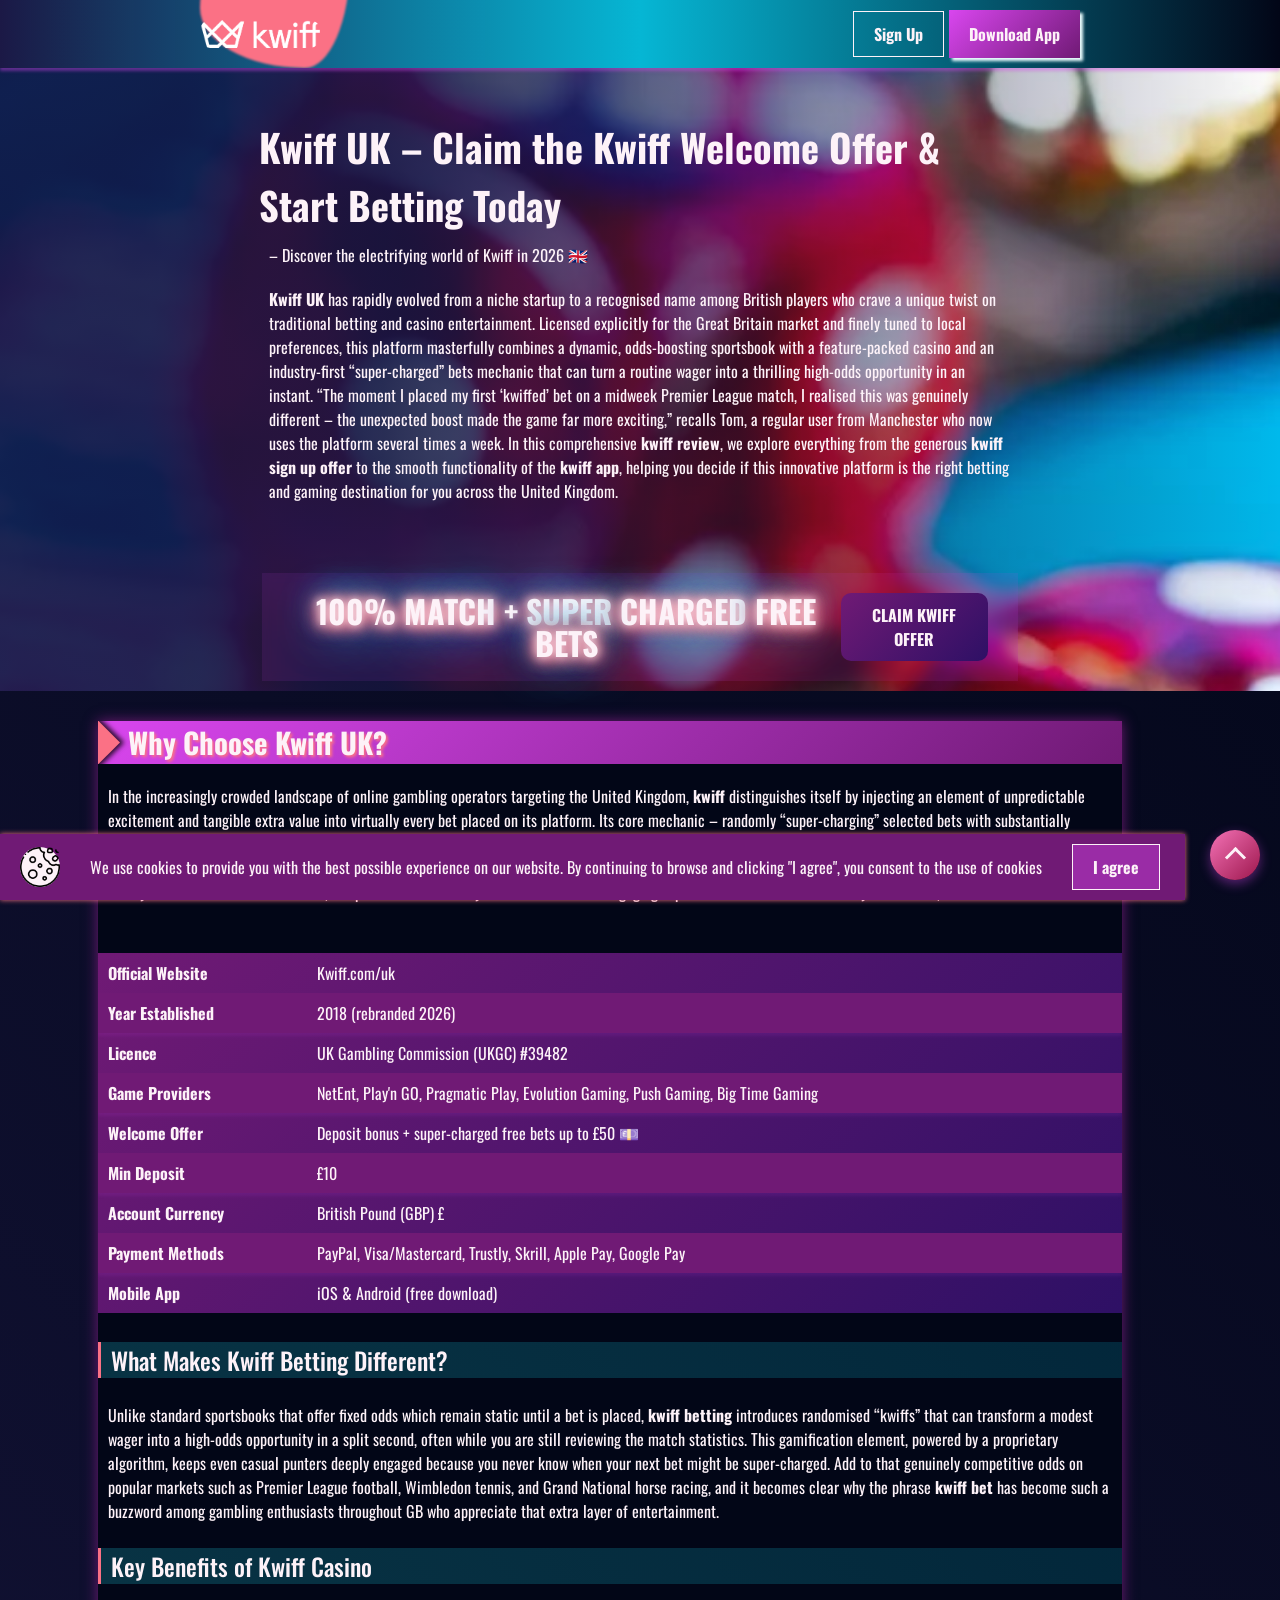
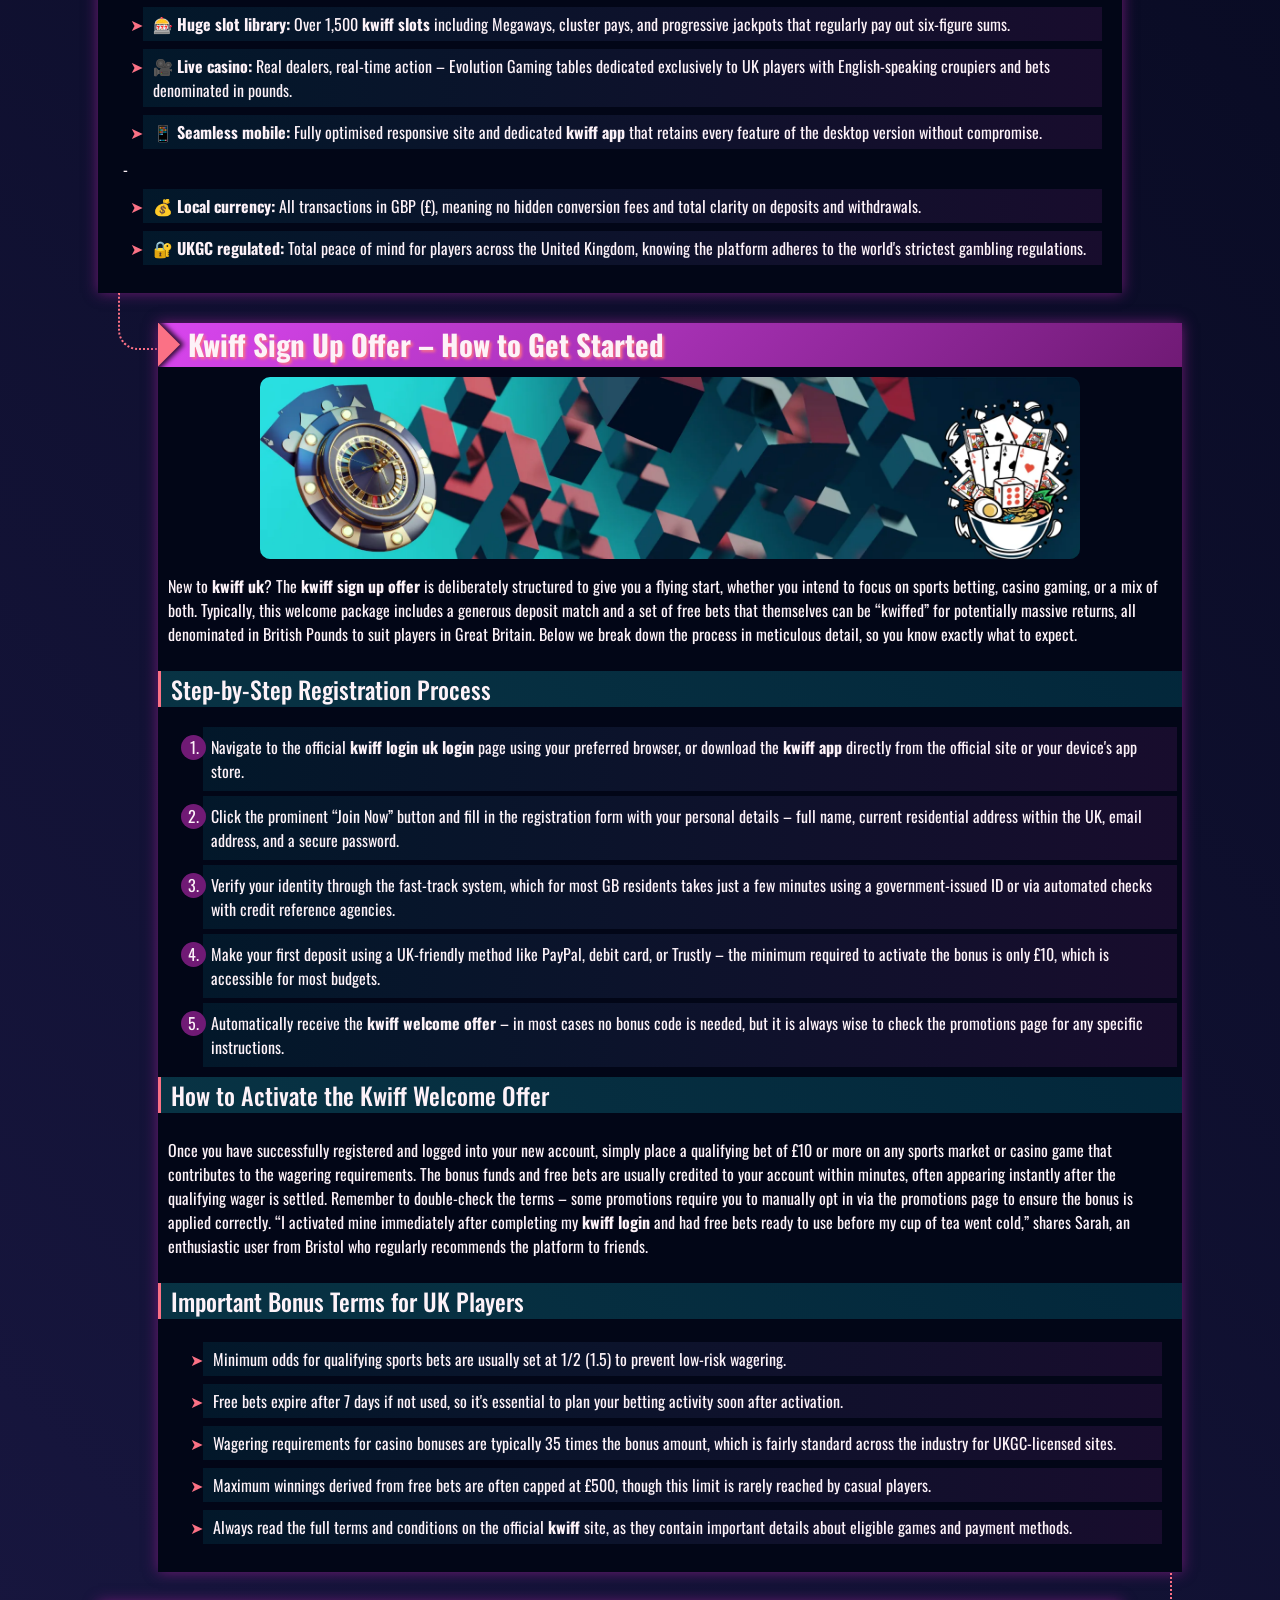
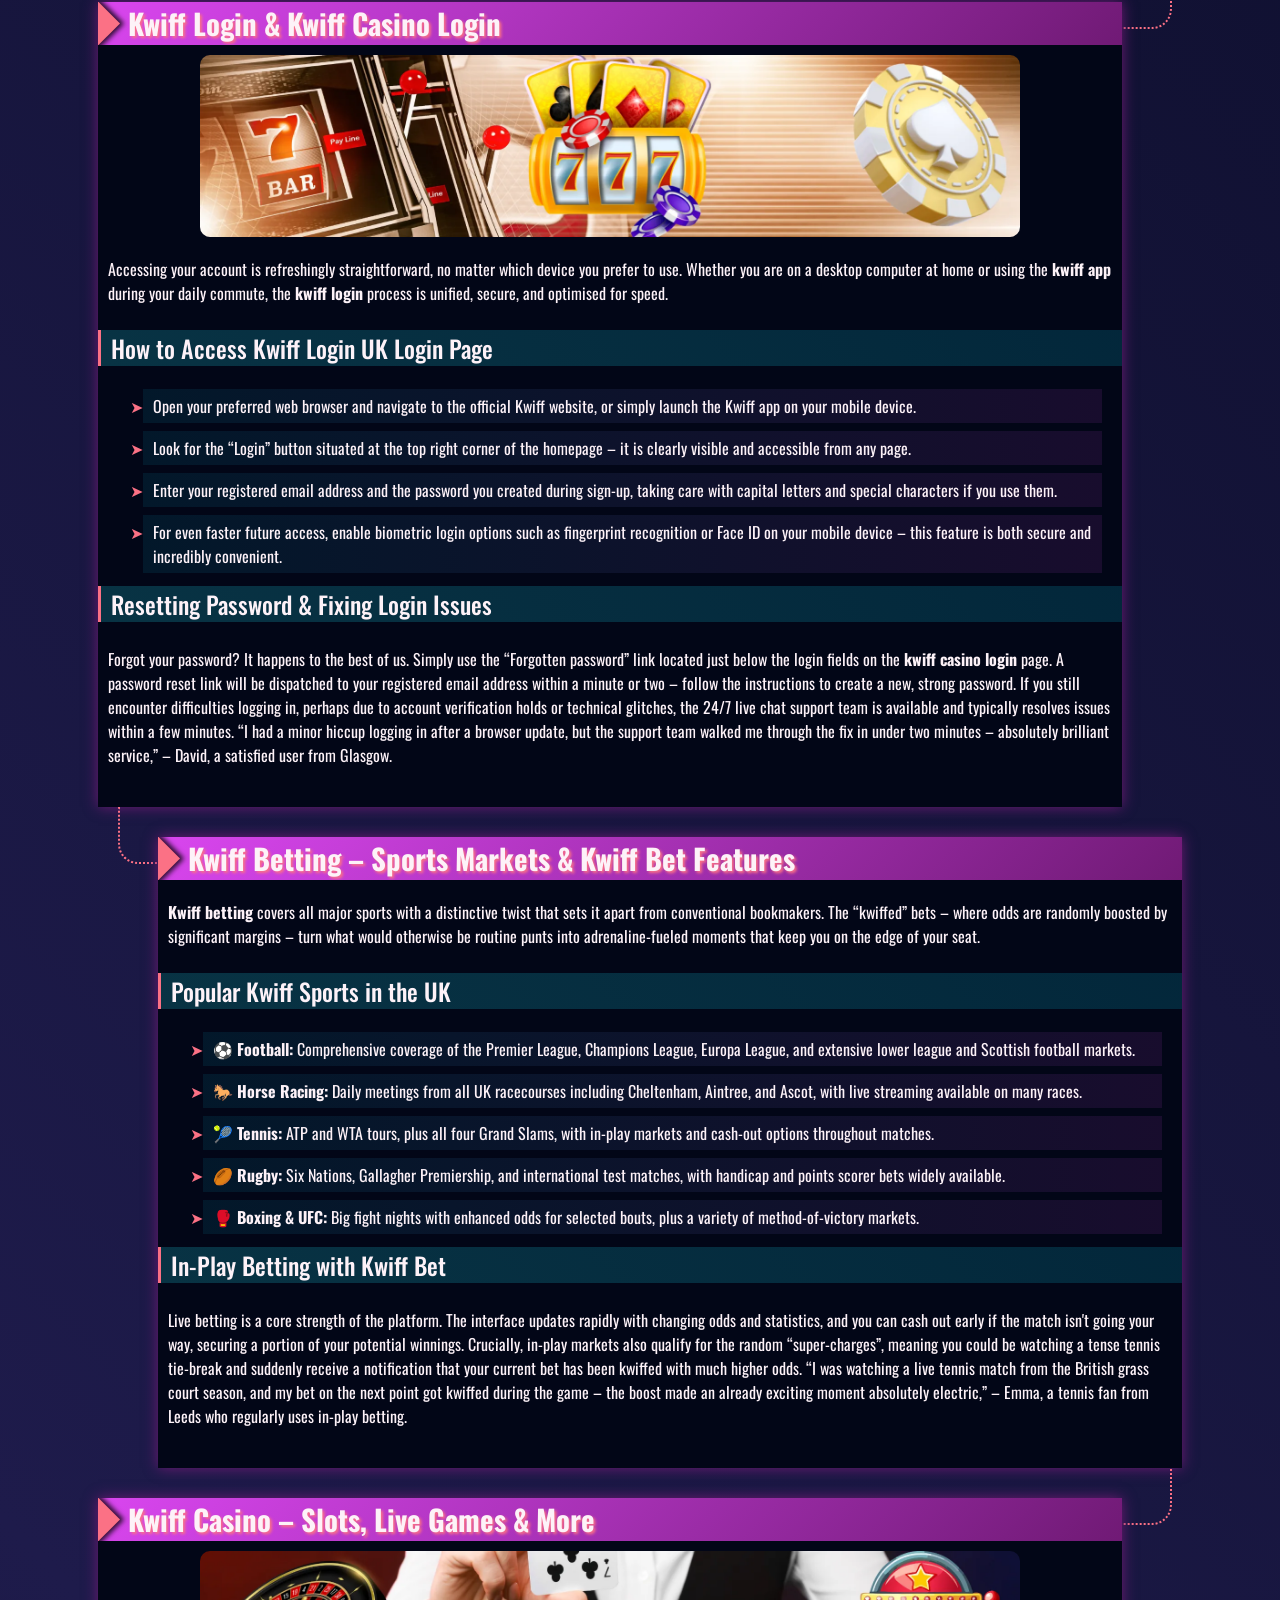
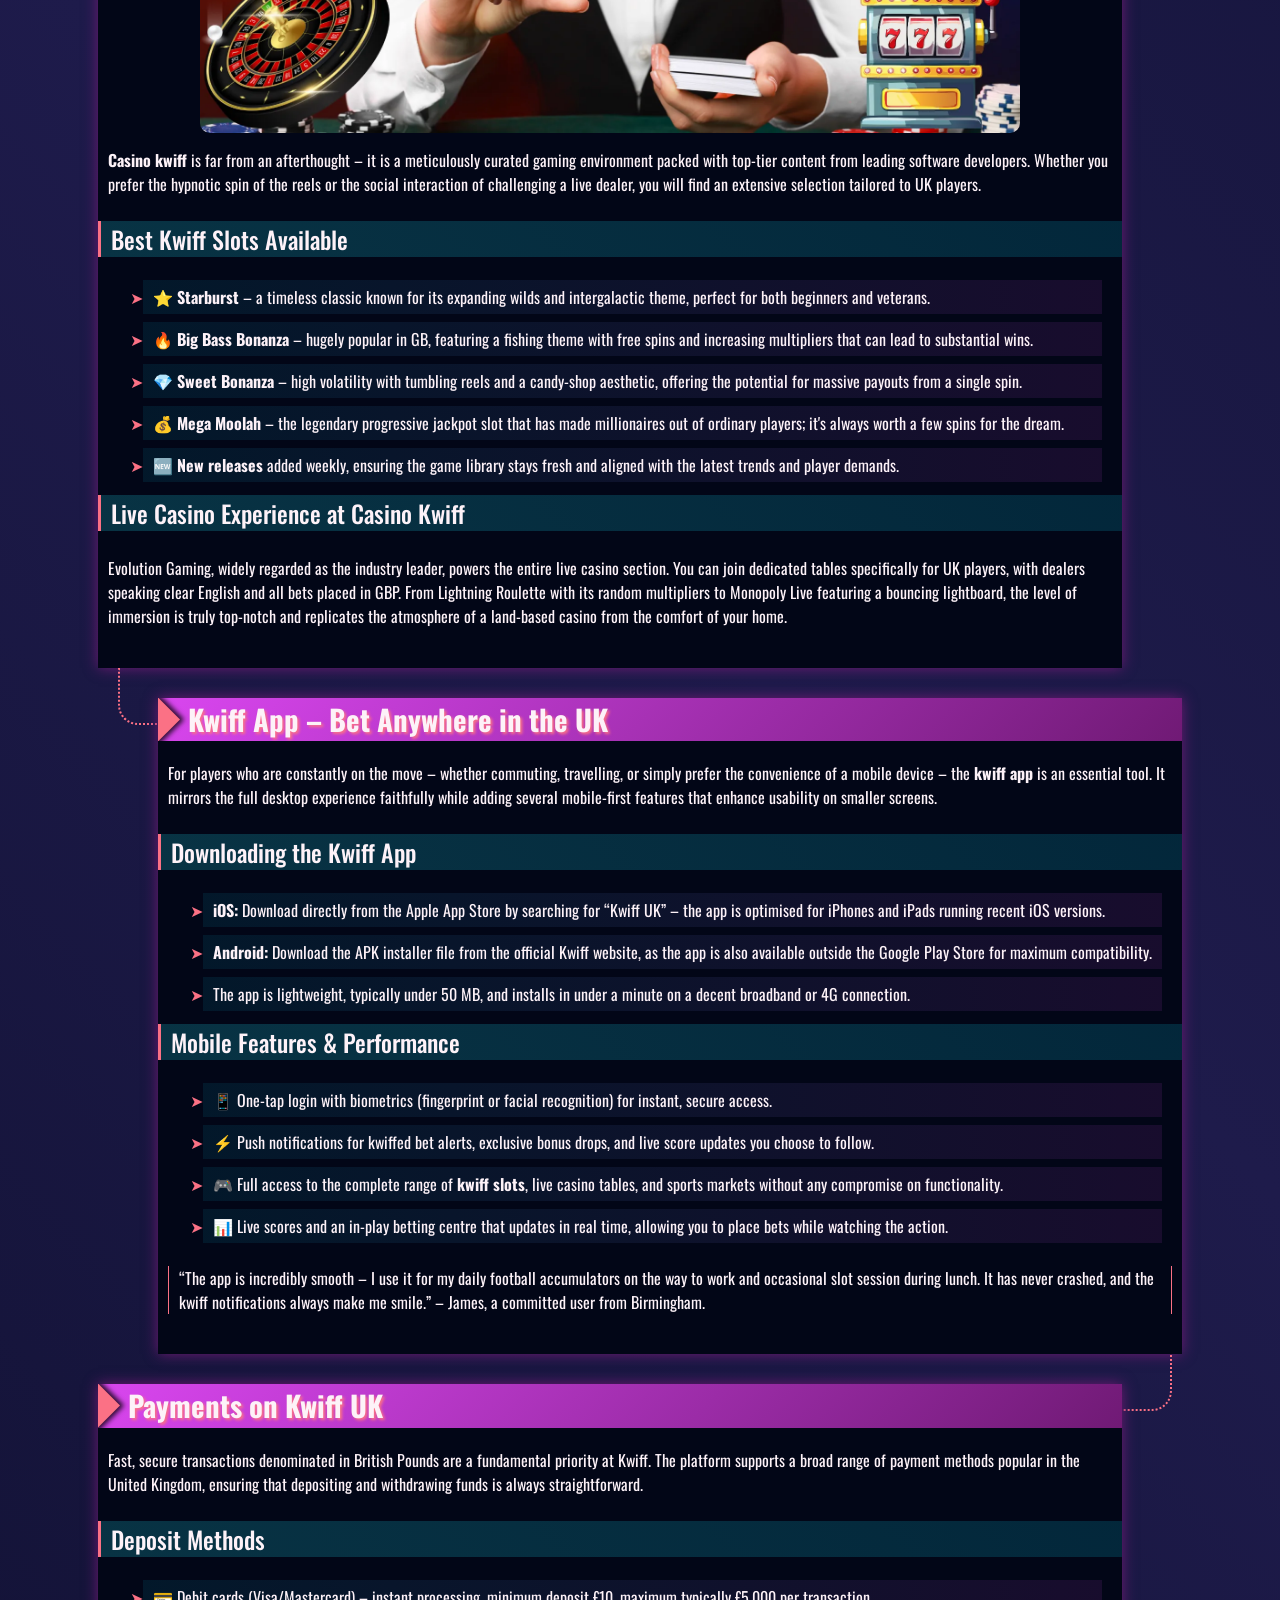
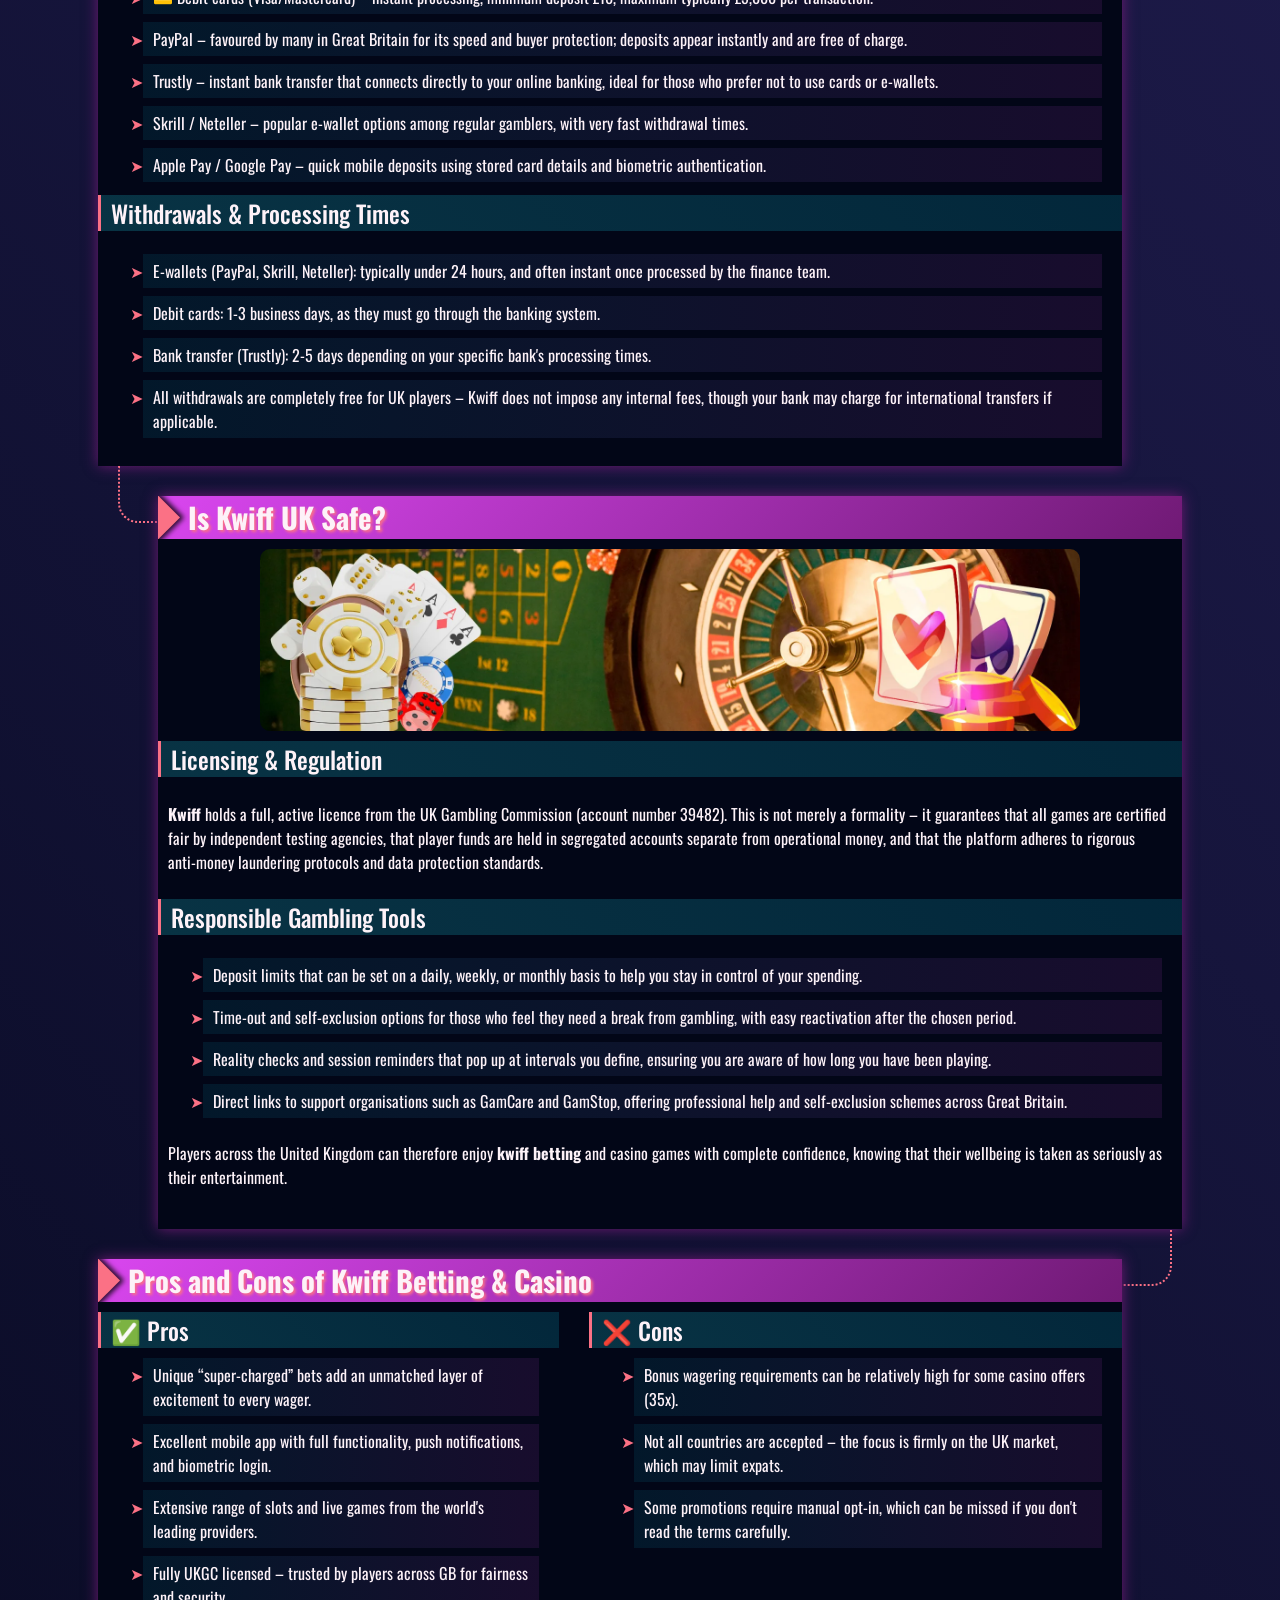
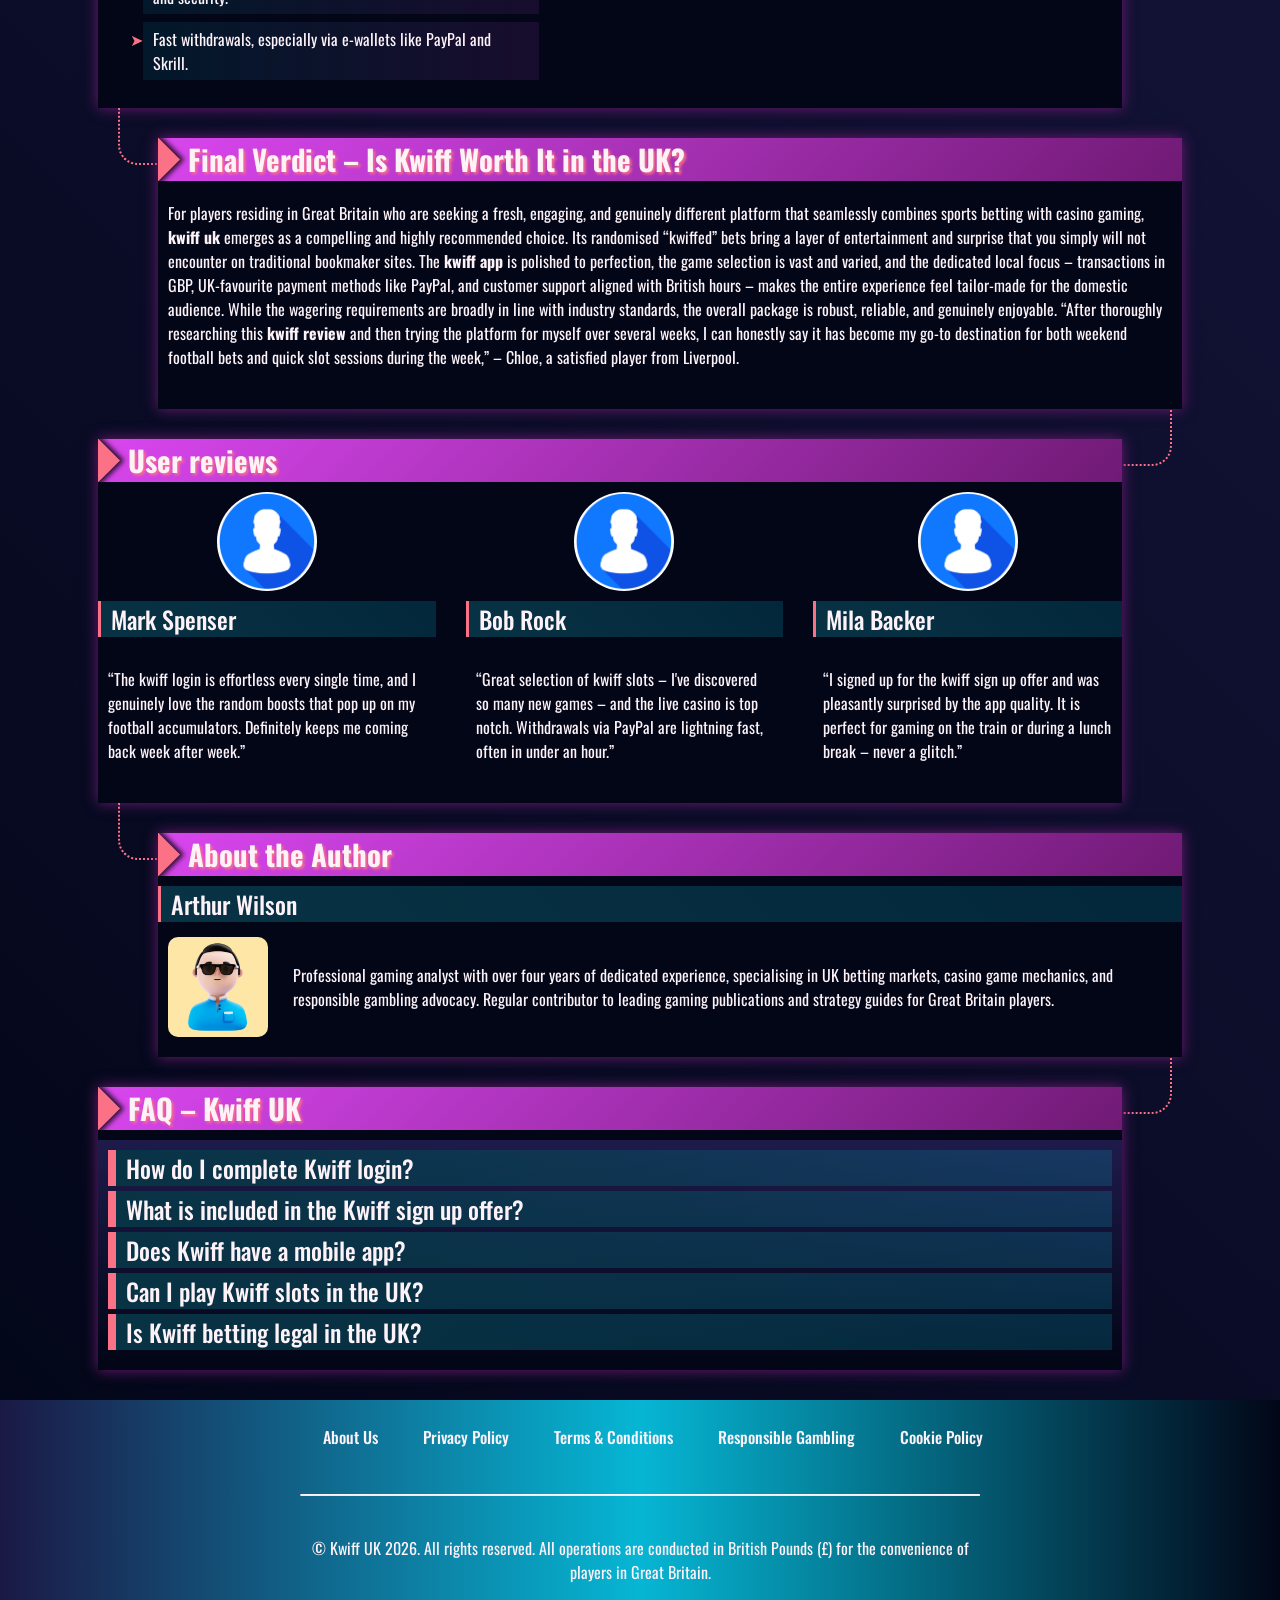
<file: index.html>
<!DOCTYPE html>
<html lang="en">

<head>
    <meta charset="UTF-8">
    <meta name="viewport" content="width=device-width, initial-scale=1.0">
    <link rel="stylesheet" href="style.css">
    <link rel="shortcut icon" href="favicon.ico" type="image/x-icon">
    <title>Kwiff UK – Kwiff Casino, Login, Sign Up Offer & Betting App</title>
    <meta name="description"
        content="Join Kwiff UK today. Read our kwiff review, claim the kwiff sign up offer, access kwiff login, explore kwiff casino, kwiff betting, kwiff app, kwiff slots and kwiff sports.">
    <meta name="googlebot" content="index,follow,noarchive">

    <link rel="alternate" hreflang="en-GB" href="https://relovedteddies.co.uk/en-gb/">
    <link rel="alternate" hreflang="x-default" href="https://relovedteddies.co.uk/">
    <link rel="canonical" href="https://relovedteddies.co.uk/en-gb/">

    <meta property="og:type" content="website" />
    <meta property="og:title" content="Kwiff UK – Kwiff Casino, Login, Sign Up Offer & Betting App" />
    <meta property="og:description"
        content="Join Kwiff UK today. Read our kwiff review, claim the kwiff sign up offer, access kwiff login, explore kwiff casino, kwiff betting, kwiff app, kwiff slots and kwiff sports." />
    <meta property="og:url" content="https://relovedteddies.co.uk/" />
    <meta property="og:site_name" content="Kwiff UK" />
    <meta property="og:image" content="https://relovedteddies.co.uk/img/1.webp" />
    <meta property="og:locale" content="en_GB" />

    <meta name="twitter:card" content="summary_large_image" />
    <meta name="twitter:title" content="Kwiff UK – Kwiff Casino, Login, Sign Up Offer & Betting App" />
    <meta name="twitter:description"
        content="Join Kwiff UK today. Read our kwiff review, claim the kwiff sign up offer, access kwiff login, explore kwiff casino, kwiff betting, kwiff app, kwiff slots and kwiff sports." />
    <meta name="twitter:image" content="https://relovedteddies.co.uk/img/1.webp" />

    <script type="application/ld+json">
    {
        "@context": "https://schema.org",
        "@type": "Article",
        "headline": "Kwiff UK – Kwiff Casino, Login, Sign Up Offer & Betting App",
        "description": "Join Kwiff UK today. Read our kwiff review, claim the kwiff sign up offer, access kwiff login, explore kwiff casino, kwiff betting, kwiff app, kwiff slots and kwiff sports.",
        "mainEntityOfPage": {
            "@type": "WebPage",
            "@id": "https://relovedteddies.co.uk/"
        },
        "author": {
            "@type": "Person",
            "name": "Arthur Wilson",
            "url": "https://relovedteddies.co.uk/"
        },
        "publisher": {
            "@type": "Organization",
            "name": "Kwiff UK",
            "logo": {
                "@type": "ImageObject",
                "url": "https://relovedteddies.co.uk/img/logo.webp"
            }
        },
        "datePublished": "2026-01-22",
        "dateModified": "2026-02-26"
    }
    </script>

    <script type="application/ld+json">
    {
        "@context": "https://schema.org",
        "@type": "WebSite",
        "url": "https://relovedteddies.co.uk/",
        "name": "Kwiff UK",
        "description": "Kwiff in the United Kingdom: betting platform, casino, bonuses, and comprehensive reviews.",
        "inLanguage": "en-GB"
    }
    </script>

    <script type="application/ld+json">
    {
        "@context": "https://schema.org",
        "@type": "BreadcrumbList",
        "itemListElement": [{
                "@type": "ListItem",
                "position": 1,
                "name": "Home",
                "item": "https://relovedteddies.co.uk/"
            },
            {
                "@type": "ListItem",
                "position": 2,
                "name": "⚡ Super charge",
                "item": "https://relovedteddies.co.uk/"
            }
        ]
    }
    </script>

    <script type="application/ld+json">
    {
      "@context": "https://schema.org",
      "@type": "FAQPage",
      "mainEntity": [
        {
          "@type": "Question",
          "name": "How do I complete Kwiff login?",
          "acceptedAnswer": {
            "@type": "Answer",
            "text": "Visit the official Kwiff UK site, click the 'Login' button, enter your registered email and password. If you have issues, use the password reset option or contact support."
          }
        },
        {
          "@type": "Question",
          "name": "What is included in the Kwiff sign up offer?",
          "acceptedAnswer": {
            "@type": "Answer",
            "text": "New players from Great Britain can claim a matched deposit bonus up to a certain amount plus a number of free bets or spins – full terms apply. Always check the latest kwiff welcome offer on the promotions page."
          }
        },
        {
          "@type": "Question",
          "name": "Does Kwiff have a mobile app?",
          "acceptedAnswer": {
            "@type": "Answer",
            "text": "Yes, the Kwiff app is available for both iOS and Android devices. You can download it directly from the Kwiff website or your device's app store for betting and casino on the go."
          }
        },
        {
          "@type": "Question",
          "name": "Can I play Kwiff slots in the UK?",
          "acceptedAnswer": {
            "@type": "Answer",
            "text": "Absolutely. Kwiff casino features a wide selection of kwiff slots from top providers, alongside live dealer games and table games – all available to players in the United Kingdom."
          }
        },
        {
          "@type": "Question",
          "name": "Is Kwiff betting legal in the UK?",
          "acceptedAnswer": {
            "@type": "Answer",
            "text": "Yes, Kwiff operates under a licence from the UK Gambling Commission (UKGC), ensuring it meets strict standards for fairness, security, and responsible gambling for all GB players."
          }
        }
      ]
    }
    </script>
</head>

<body>
    <header>
        <div class="logo">
            <div class="blob"></div>
            <a href="/"><img src="./img/logo.webp" alt="Kwiff UK logo" width="140" height="70"></a>
        </div>
        <div class="header-btn">
            <a href="/play/" rel="nofollow" content="noindex" class="h-violet-btn">Sign Up</a>
            <a href="/play/" rel="nofollow" content="noindex" class="h-accent-btn">Download App</a>
        </div>
    </header>

    <main>
        <div class="promo">
            <div class="promo-l ">
                <h1>Kwiff UK – Claim the Kwiff Welcome Offer & Start Betting Today</h1>
                <p class="txt">
                    – Discover the electrifying world of Kwiff in 2026 🇬🇧
                </p>
                <p class="txt">
                    <strong>Kwiff UK</strong> has rapidly evolved from a niche startup to a recognised name among
                    British players who crave a unique twist on traditional betting and casino entertainment. Licensed
                    explicitly for the Great Britain market and finely tuned to local preferences, this platform
                    masterfully combines a dynamic, odds‑boosting sportsbook with a feature‑packed casino and an
                    industry‑first “super‑charged” bets mechanic that can turn a routine wager into a thrilling
                    high‑odds opportunity in an instant. “The moment I placed my first ‘kwiffed’ bet on a midweek
                    Premier League match, I realised this was genuinely different – the unexpected boost made the game
                    far more exciting,” recalls Tom, a regular user from Manchester who now uses the platform several
                    times a week. In this comprehensive <strong>kwiff review</strong>, we explore everything from the
                    generous <strong>kwiff sign up offer</strong> to the smooth functionality of the <strong>kwiff
                        app</strong>, helping you decide if this innovative platform is the right betting and gaming
                    destination for you across the United Kingdom.
                </p>
            </div>

            <div class="promo-gift">
                <p class="txt-accent">
                    <span class="fast-flicker">100% match</span> + super <span class="flicker">charged</span> free bets
                </p>

                <a href="/play/" rel="nofollow" content="noindex" class="btn-accent">Claim Kwiff Offer</a>
            </div>
        </div>

        <div class="wrapper">

            <div class="container" id="intro">
                <div class="container__header">
                    <h2>Why Choose Kwiff UK?</h2>
                </div>
                <div class="container__body">
                    <p class="txt">
                        In the increasingly crowded landscape of online gambling operators targeting the United Kingdom,
                        <strong>kwiff</strong> distinguishes itself by injecting an element of unpredictable excitement
                        and tangible extra value into virtually every bet placed on its platform. Its core mechanic –
                        randomly “super-charging” selected bets with substantially boosted odds – has captured the
                        imagination of players all across Great Britain, from casual punters in London to seasoned
                        gamblers in Glasgow. Whether your passion lies with <strong>kwiff sports</strong> markets
                        covering everything from Premier League football to minor county cricket, or you prefer spinning
                        the reels at <strong>casino kwiff</strong> with its vast library of slots and live dealer
                        tables, the platform consistently delivers a fresh and engaging experience that feels a world
                        away from static, traditional bookmakers.
                    </p>
                    <div class="table-wrapper">
                        <table>
                            <tbody>
                                <tr>
                                    <td class="row-title">Official Website</td>
                                    <td>Kwiff.com/uk</td>
                                </tr>
                                <tr>
                                    <td class="row-title">Year Established</td>
                                    <td>2018 (rebranded 2026)</td>
                                </tr>
                                <tr>
                                    <td class="row-title">Licence</td>
                                    <td>UK Gambling Commission (UKGC) #39482</td>
                                </tr>
                                <tr>
                                    <td class="row-title">Game Providers</td>
                                    <td>NetEnt, Play'n GO, Pragmatic Play, Evolution Gaming, Push Gaming, Big Time
                                        Gaming</td>
                                </tr>
                                <tr>
                                    <td class="row-title">Welcome Offer</td>
                                    <td>Deposit bonus + super-charged free bets up to £50 💷</td>
                                </tr>
                                <tr>
                                    <td class="row-title">Min Deposit</td>
                                    <td>£10</td>
                                </tr>
                                <tr>
                                    <td class="row-title">Account Currency</td>
                                    <td>British Pound (GBP) £</td>
                                </tr>
                                <tr>
                                    <td class="row-title">Payment Methods</td>
                                    <td>PayPal, Visa/Mastercard, Trustly, Skrill, Apple Pay, Google Pay</td>
                                </tr>
                                <tr>
                                    <td class="row-title">Mobile App</td>
                                    <td>iOS & Android (free download)</td>
                                </tr>
                            </tbody>
                        </table>
                    </div>

                    <h3>What Makes Kwiff Betting Different?</h3>
                    <p class="txt">
                        Unlike standard sportsbooks that offer fixed odds which remain static until a bet is placed,
                        <strong>kwiff betting</strong> introduces randomised “kwiffs” that can transform a modest wager
                        into a high‑odds opportunity in a split second, often while you are still reviewing the match
                        statistics. This gamification element, powered by a proprietary algorithm, keeps even casual
                        punters deeply engaged because you never know when your next bet might be super‑charged. Add to
                        that genuinely competitive odds on popular markets such as Premier League football, Wimbledon
                        tennis, and Grand National horse racing, and it becomes clear why the phrase <strong>kwiff
                            bet</strong> has become such a buzzword among gambling enthusiasts throughout GB who
                        appreciate that extra layer of entertainment.
                    </p>

                    <h3>Key Benefits of Kwiff Casino</h3>
                    <ul class="item-list">
                        <li>🎰 <strong>Huge slot library:</strong> Over 1,500 <strong>kwiff slots</strong> including
                            Megaways, cluster pays, and progressive jackpots that regularly pay out six‑figure sums.
                        </li>
                        <li>🎥 <strong>Live casino:</strong> Real dealers, real‑time action – Evolution Gaming tables
                            dedicated exclusively to UK players with English‑speaking croupiers and bets denominated in
                            pounds.</li>
                        <li>📱 <strong>Seamless mobile:</strong> Fully optimised responsive site and dedicated
                            <strong>kwiff app</strong> that retains every feature of the desktop version without
                            compromise.
                        </li>
                        - <li>💰 <strong>Local currency:</strong> All transactions in GBP (£), meaning no hidden
                            conversion fees and total clarity on deposits and withdrawals.</li>
                        <li>🔐 <strong>UKGC regulated:</strong> Total peace of mind for players across the United
                            Kingdom, knowing the platform adheres to the world's strictest gambling regulations.</li>
                    </ul>
                </div>
            </div>

            <div class="container" id="signup">
                <div class="container__header">
                    <h2>Kwiff Sign Up Offer – How to Get Started</h2>
                </div>
                <div class="container__body">
                    <div class="img">
                        <img src="./img/2.webp" alt="Kwiff sign up offer registration" width="1000" height="800">
                    </div>
                    <p class="txt">
                        New to <strong>kwiff uk</strong>? The <strong>kwiff sign up offer</strong> is deliberately
                        structured to give you a flying start, whether you intend to focus on sports betting, casino
                        gaming, or a mix of both. Typically, this welcome package includes a generous deposit match and
                        a set of free bets that themselves can be “kwiffed” for potentially massive returns, all
                        denominated in British Pounds to suit players in Great Britain. Below we break down the process
                        in meticulous detail, so you know exactly what to expect.
                    </p>

                    <h3>Step-by-Step Registration Process</h3>
                    <ol>
                        <li>Navigate to the official <strong>kwiff login uk login</strong> page using your preferred
                            browser, or download the <strong>kwiff app</strong> directly from the official site or your
                            device's app store.</li>
                        <li>Click the prominent “Join Now” button and fill in the registration form with your personal
                            details – full name, current residential address within the UK, email address, and a secure
                            password.</li>
                        <li>Verify your identity through the fast‑track system, which for most GB residents takes just a
                            few minutes using a government‑issued ID or via automated checks with credit reference
                            agencies.</li>
                        <li>Make your first deposit using a UK‑friendly method like PayPal, debit card, or Trustly – the
                            minimum required to activate the bonus is only £10, which is accessible for most budgets.
                        </li>
                        <li>Automatically receive the <strong>kwiff welcome offer</strong> – in most cases no bonus code
                            is needed, but it is always wise to check the promotions page for any specific instructions.
                        </li>
                    </ol>

                    <h3>How to Activate the Kwiff Welcome Offer</h3>
                    <p class="txt">
                        Once you have successfully registered and logged into your new account, simply place a
                        qualifying bet of £10 or more on any sports market or casino game that contributes to the
                        wagering requirements. The bonus funds and free bets are usually credited to your account within
                        minutes, often appearing instantly after the qualifying wager is settled. Remember to
                        double‑check the terms – some promotions require you to manually opt in via the promotions page
                        to ensure the bonus is applied correctly. “I activated mine immediately after completing my
                        <strong>kwiff login</strong> and had free bets ready to use before my cup of tea went cold,”
                        shares Sarah, an enthusiastic user from Bristol who regularly recommends the platform to
                        friends.
                    </p>

                    <h3>Important Bonus Terms for UK Players</h3>
                    <ul>
                        <li>Minimum odds for qualifying sports bets are usually set at 1/2 (1.5) to prevent low‑risk
                            wagering.</li>
                        <li>Free bets expire after 7 days if not used, so it's essential to plan your betting activity
                            soon after activation.</li>
                        <li>Wagering requirements for casino bonuses are typically 35 times the bonus amount, which is
                            fairly standard across the industry for UKGC‑licensed sites.</li>
                        <li>Maximum winnings derived from free bets are often capped at £500, though this limit is
                            rarely reached by casual players.</li>
                        <li>Always read the full terms and conditions on the official <strong>kwiff</strong> site, as
                            they contain important details about eligible games and payment methods.</li>
                    </ul>
                </div>
            </div>

            <div class="container" id="login">
                <div class="container__header">
                    <h2>Kwiff Login & Kwiff Casino Login</h2>
                </div>
                <div class="img">
                    <img src="./img/1.webp" alt="Kwiff login interface" width="1000" height="800">
                </div>
                <div class="container__body">
                    <p class="txt">
                        Accessing your account is refreshingly straightforward, no matter which device you prefer to
                        use. Whether you are on a desktop computer at home or using the <strong>kwiff app</strong>
                        during your daily commute, the <strong>kwiff login</strong> process is unified, secure, and
                        optimised for speed.
                    </p>

                    <h3>How to Access Kwiff Login UK Login Page</h3>
                    <ul>
                        <li>Open your preferred web browser and navigate to the official Kwiff website, or simply launch
                            the Kwiff app on your mobile device.</li>
                        <li>Look for the “Login” button situated at the top right corner of the homepage – it is clearly
                            visible and accessible from any page.</li>
                        <li>Enter your registered email address and the password you created during sign‑up, taking care
                            with capital letters and special characters if you use them.</li>
                        <li>For even faster future access, enable biometric login options such as fingerprint
                            recognition or Face ID on your mobile device – this feature is both secure and incredibly
                            convenient.</li>
                    </ul>

                    <h3>Resetting Password & Fixing Login Issues</h3>
                    <p class="txt">
                        Forgot your password? It happens to the best of us. Simply use the “Forgotten password” link
                        located just below the login fields on the <strong>kwiff casino login</strong> page. A password
                        reset link will be dispatched to your registered email address within a minute or two – follow
                        the instructions to create a new, strong password. If you still encounter difficulties logging
                        in, perhaps due to account verification holds or technical glitches, the 24/7 live chat support
                        team is available and typically resolves issues within a few minutes. “I had a minor hiccup
                        logging in after a browser update, but the support team walked me through the fix in under two
                        minutes – absolutely brilliant service,” – David, a satisfied user from Glasgow.
                    </p>
                </div>
            </div>

            <div class="container" id="betting">
                <div class="container__header">
                    <h2>Kwiff Betting – Sports Markets & Kwiff Bet Features</h2>
                </div>
                <div class="container__body">
                    <p class="txt">
                        <strong>Kwiff betting</strong> covers all major sports with a distinctive twist that sets it
                        apart from conventional bookmakers. The “kwiffed” bets – where odds are randomly boosted by
                        significant margins – turn what would otherwise be routine punts into adrenaline‑fueled moments
                        that keep you on the edge of your seat.
                    </p>

                    <h3>Popular Kwiff Sports in the UK</h3>
                    <ul>
                        <li>⚽ <strong>Football:</strong> Comprehensive coverage of the Premier League, Champions League,
                            Europa League, and extensive lower league and Scottish football markets.</li>
                        <li>🐎 <strong>Horse Racing:</strong> Daily meetings from all UK racecourses including
                            Cheltenham, Aintree, and Ascot, with live streaming available on many races.</li>
                        <li>🎾 <strong>Tennis:</strong> ATP and WTA tours, plus all four Grand Slams, with in‑play
                            markets and cash‑out options throughout matches.</li>
                        <li>🏉 <strong>Rugby:</strong> Six Nations, Gallagher Premiership, and international test
                            matches, with handicap and points scorer bets widely available.</li>
                        <li>🥊 <strong>Boxing & UFC:</strong> Big fight nights with enhanced odds for selected bouts,
                            plus a variety of method‑of‑victory markets.</li>
                    </ul>

                    <h3>In-Play Betting with Kwiff Bet</h3>
                    <p class="txt">
                        Live betting is a core strength of the platform. The interface updates rapidly with changing
                        odds and statistics, and you can cash out early if the match isn't going your way, securing a
                        portion of your potential winnings. Crucially, in-play markets also qualify for the random
                        “super‑charges”, meaning you could be watching a tense tennis tie‑break and suddenly receive a
                        notification that your current bet has been kwiffed with much higher odds. “I was watching a
                        live tennis match from the British grass court season, and my bet on the next point got kwiffed
                        during the game – the boost made an already exciting moment absolutely electric,” – Emma, a
                        tennis fan from Leeds who regularly uses in‑play betting.
                    </p>
                </div>
            </div>

            <div class="container" id="casino">
                <div class="container__header">
                    <h2>Kwiff Casino – Slots, Live Games & More</h2>
                </div>
                <div class="container__body">
                    <div class="img">
                        <img src="./img/3.webp" alt="Kwiff casino slots and live games" width="1000" height="800">
                    </div>
                    <p class="txt">
                        <strong>Casino kwiff</strong> is far from an afterthought – it is a meticulously curated gaming
                        environment packed with top‑tier content from leading software developers. Whether you prefer
                        the hypnotic spin of the reels or the social interaction of challenging a live dealer, you will
                        find an extensive selection tailored to UK players.
                    </p>

                    <h3>Best Kwiff Slots Available</h3>
                    <ul>
                        <li>⭐ <strong>Starburst</strong> – a timeless classic known for its expanding wilds and
                            intergalactic theme, perfect for both beginners and veterans.</li>
                        <li>🔥 <strong>Big Bass Bonanza</strong> – hugely popular in GB, featuring a fishing theme with
                            free spins and increasing multipliers that can lead to substantial wins.</li>
                        <li>💎 <strong>Sweet Bonanza</strong> – high volatility with tumbling reels and a candy‑shop
                            aesthetic, offering the potential for massive payouts from a single spin.</li>
                        <li>💰 <strong>Mega Moolah</strong> – the legendary progressive jackpot slot that has made
                            millionaires out of ordinary players; it's always worth a few spins for the dream.</li>
                        <li>🆕 <strong>New releases</strong> added weekly, ensuring the game library stays fresh and
                            aligned with the latest trends and player demands.</li>
                    </ul>

                    <h3>Live Casino Experience at Casino Kwiff</h3>
                    <p class="txt">
                        Evolution Gaming, widely regarded as the industry leader, powers the entire live casino section.
                        You can join dedicated tables specifically for UK players, with dealers speaking clear English
                        and all bets placed in GBP. From Lightning Roulette with its random multipliers to Monopoly Live
                        featuring a bouncing lightboard, the level of immersion is truly top‑notch and replicates the
                        atmosphere of a land‑based casino from the comfort of your home.
                    </p>
                </div>
            </div>

            <div class="container" id="app">
                <div class="container__header">
                    <h2>Kwiff App – Bet Anywhere in the UK</h2>
                </div>
                <div class="container__body">
                    <p class="txt">
                        For players who are constantly on the move – whether commuting, travelling, or simply prefer the
                        convenience of a mobile device – the <strong>kwiff app</strong> is an essential tool. It mirrors
                        the full desktop experience faithfully while adding several mobile‑first features that enhance
                        usability on smaller screens.
                    </p>

                    <h3>Downloading the Kwiff App</h3>
                    <ul>
                        <li><strong>iOS:</strong> Download directly from the Apple App Store by searching for “Kwiff UK”
                            – the app is optimised for iPhones and iPads running recent iOS versions.</li>
                        <li><strong>Android:</strong> Download the APK installer file from the official Kwiff website,
                            as the app is also available outside the Google Play Store for maximum compatibility.</li>
                        <li>The app is lightweight, typically under 50 MB, and installs in under a minute on a decent
                            broadband or 4G connection.</li>
                    </ul>

                    <h3>Mobile Features & Performance</h3>
                    <ul>
                        <li>📱 One‑tap login with biometrics (fingerprint or facial recognition) for instant, secure
                            access.</li>
                        <li>⚡ Push notifications for kwiffed bet alerts, exclusive bonus drops, and live score updates
                            you choose to follow.</li>
                        <li>🎮 Full access to the complete range of <strong>kwiff slots</strong>, live casino tables,
                            and sports markets without any compromise on functionality.</li>
                        <li>📊 Live scores and an in‑play betting centre that updates in real time, allowing you to
                            place bets while watching the action.</li>
                    </ul>
                    <p class="txt quote">“The app is incredibly smooth – I use it for my daily football accumulators on
                        the way to work and occasional slot session during lunch. It has never crashed, and the kwiff
                        notifications always make me smile.” – James, a committed user from Birmingham.</p>
                </div>
            </div>

            <div class="container" id="payments">
                <div class="container__header">
                    <h2>Payments on Kwiff UK</h2>
                </div>
                <div class="container__body">
                    <p class="txt">
                        Fast, secure transactions denominated in British Pounds are a fundamental priority at Kwiff. The
                        platform supports a broad range of payment methods popular in the United Kingdom, ensuring that
                        depositing and withdrawing funds is always straightforward.
                    </p>

                    <h3>Deposit Methods</h3>
                    <ul>
                        <li>💳 Debit cards (Visa/Mastercard) – instant processing, minimum deposit £10, maximum
                            typically £5,000 per transaction.</li>
                        <li>PayPal – favoured by many in Great Britain for its speed and buyer protection; deposits
                            appear instantly and are free of charge.</li>
                        <li>Trustly – instant bank transfer that connects directly to your online banking, ideal for
                            those who prefer not to use cards or e‑wallets.</li>
                        <li>Skrill / Neteller – popular e‑wallet options among regular gamblers, with very fast
                            withdrawal times.</li>
                        <li>Apple Pay / Google Pay – quick mobile deposits using stored card details and biometric
                            authentication.</li>
                    </ul>

                    <h3>Withdrawals & Processing Times</h3>
                    <ul>
                        <li>E‑wallets (PayPal, Skrill, Neteller): typically under 24 hours, and often instant once
                            processed by the finance team.</li>
                        <li>Debit cards: 1‑3 business days, as they must go through the banking system.</li>
                        <li>Bank transfer (Trustly): 2‑5 days depending on your specific bank's processing times.</li>
                        <li>All withdrawals are completely free for UK players – Kwiff does not impose any internal
                            fees, though your bank may charge for international transfers if applicable.</li>
                    </ul>
                </div>
            </div>

            <div class="container" id="safety">
                <div class="container__header">
                    <h2>Is Kwiff UK Safe?</h2>
                </div>
                <div class="img">
                    <img src="./img/4.webp" alt="Kwiff UK safe and secure" width="1000" height="800">
                </div>
                <div class="container__body">
                    <h3>Licensing & Regulation</h3>
                    <p class="txt">
                        <strong>Kwiff</strong> holds a full, active licence from the UK Gambling Commission (account
                        number 39482). This is not merely a formality – it guarantees that all games are certified fair
                        by independent testing agencies, that player funds are held in segregated accounts separate from
                        operational money, and that the platform adheres to rigorous anti‑money laundering protocols and
                        data protection standards.
                    </p>

                    <h3>Responsible Gambling Tools</h3>
                    <ul>
                        <li>Deposit limits that can be set on a daily, weekly, or monthly basis to help you stay in
                            control of your spending.</li>
                        <li>Time‑out and self‑exclusion options for those who feel they need a break from gambling, with
                            easy reactivation after the chosen period.</li>
                        <li>Reality checks and session reminders that pop up at intervals you define, ensuring you are
                            aware of how long you have been playing.</li>
                        <li>Direct links to support organisations such as GamCare and GamStop, offering professional
                            help and self‑exclusion schemes across Great Britain.</li>
                    </ul>
                    <p class="txt">Players across the United Kingdom can therefore enjoy <strong>kwiff betting</strong>
                        and casino games with complete confidence, knowing that their wellbeing is taken as seriously as
                        their entertainment.</p>
                </div>
            </div>

            <div class="container" id="proscons">
                <div class="container__header">
                    <h2>Pros and Cons of Kwiff Betting & Casino</h2>
                </div>
                <div class="container__body">
                    <div class="comparison-list">
                        <div>
                            <h3>✅ Pros</h3>
                            <ul>
                                <li>Unique “super‑charged” bets add an unmatched layer of excitement to every wager.
                                </li>
                                <li>Excellent mobile app with full functionality, push notifications, and biometric
                                    login.</li>
                                <li>Extensive range of slots and live games from the world's leading providers.</li>
                                <li>Fully UKGC licensed – trusted by players across GB for fairness and security.</li>
                                <li>Fast withdrawals, especially via e‑wallets like PayPal and Skrill.</li>
                            </ul>
                        </div>
                        <div>
                            <h3>❌ Cons</h3>
                            <ul>
                                <li>Bonus wagering requirements can be relatively high for some casino offers (35x).
                                </li>
                                <li>Not all countries are accepted – the focus is firmly on the UK market, which may
                                    limit expats.</li>
                                <li>Some promotions require manual opt‑in, which can be missed if you don't read the
                                    terms carefully.</li>
                            </ul>
                        </div>
                    </div>
                </div>
            </div>

            <div class="container" id="verdict">
                <div class="container__header">
                    <h2>Final Verdict – Is Kwiff Worth It in the UK?</h2>
                </div>
                <div class="container__body">
                    <p class="txt">
                        For players residing in Great Britain who are seeking a fresh, engaging, and genuinely different
                        platform that seamlessly combines sports betting with casino gaming, <strong>kwiff uk</strong>
                        emerges as a compelling and highly recommended choice. Its randomised “kwiffed” bets bring a
                        layer of entertainment and surprise that you simply will not encounter on traditional bookmaker
                        sites. The <strong>kwiff app</strong> is polished to perfection, the game selection is vast and
                        varied, and the dedicated local focus – transactions in GBP, UK‑favourite payment methods like
                        PayPal, and customer support aligned with British hours – makes the entire experience feel
                        tailor‑made for the domestic audience. While the wagering requirements are broadly in line with
                        industry standards, the overall package is robust, reliable, and genuinely enjoyable. “After
                        thoroughly researching this <strong>kwiff review</strong> and then trying the platform for
                        myself over several weeks, I can honestly say it has become my go‑to destination for both
                        weekend football bets and quick slot sessions during the week,” – Chloe, a satisfied player from
                        Liverpool.
                    </p>
                </div>
            </div>

            <div class="container" id="user-reviews">
                <div class="container__header">
                    <h2>User reviews</h2>
                </div>
                <div class="container__body">
                    <div class="comparison-list">
                        <div class="rewiev-item">
                            <img src="./img/user.webp" alt="User1" class="user-img">
                            <h3>Mark Spenser</h3>
                            <p class="txt">“The kwiff login is effortless every single time, and I genuinely love the
                                random boosts that pop up on my football accumulators. Definitely keeps me coming back
                                week after week.”</p>
                        </div>
                        <div class="rewiev-item">
                            <img src="./img/user.webp" alt="user2" class="user-img">
                            <h3>Bob Rock</h3>
                            <p class="txt">“Great selection of kwiff slots – I've discovered so many new games – and the
                                live casino is top notch. Withdrawals via PayPal are lightning fast, often in under an
                                hour.”</p>
                        </div>
                        <div class="rewiev-item">
                            <img src="./img/user.webp" alt="user3" class="user-img">
                            <h3>Mila Backer</h3>
                            <p class="txt">“I signed up for the kwiff sign up offer and was pleasantly surprised by the
                                app quality. It is perfect for gaming on the train or during a lunch break – never a
                                glitch.”</p>
                        </div>
                    </div>
                </div>
            </div>

            <div class="container" id="author">
                <div class="container__header">
                    <h2>About the Author</h2>
                </div>
                <div class="container__body">
                    <h3>Arthur Wilson</h3>
                    <div class="about-author">
                        <img src="./img/author.webp" alt="Author" class="author-img">
                        <p class="txt">Professional gaming analyst with over four years of dedicated experience,
                            specialising in UK betting markets, casino game mechanics, and responsible gambling
                            advocacy. Regular contributor to leading gaming publications and strategy guides for Great
                            Britain players.</p>
                    </div>
                </div>
            </div>

            <div class="container" id="faq">
                <div class="container__header">
                    <h2>FAQ – Kwiff UK</h2>
                </div>

                <div class="faq-content">
                    <details class="qa-content__item">
                        <summary>
                            <h3 class="qa-title">How do I complete Kwiff login?</h3>
                        </summary>
                        <div class="qa-answaer">Simply visit the official Kwiff UK site, click the prominent 'Login'
                            button situated at the top right, and enter your registered email address along with your
                            password. If you encounter any issues, use the password reset link or reach out to 24/7 live
                            support for immediate assistance.</div>
                    </details>

                    <details class="qa-content__item">
                        <summary>
                            <h3 class="qa-title">What is included in the Kwiff sign up offer?</h3>
                        </summary>
                        <div class="qa-answaer">New players joining from Great Britain can typically claim a matched
                            deposit bonus up to a specified amount, plus a number of free bets that are themselves
                            eligible for super‑charging. Full terms and conditions apply, so always check the latest
                            <strong>kwiff welcome offer</strong> on the official promotions page.
                        </div>
                    </details>

                    <details class="qa-content__item">
                        <summary>
                            <h3 class="qa-title">Does Kwiff have a mobile app?</h3>
                        </summary>
                        <div class="qa-answaer">Yes, absolutely. The <strong>kwiff app</strong> is available for free
                            download on both iOS (via the App Store) and Android (via the official website). It offers
                            the full range of betting and casino features with added mobile conveniences like push
                            notifications and biometric login.</div>
                    </details>

                    <details class="qa-content__item">
                        <summary>
                            <h3 class="qa-title">Can I play Kwiff slots in the UK?</h3>
                        </summary>
                        <div class="qa-answaer">Certainly. <strong>Kwiff casino</strong> boasts a vast and varied
                            selection of <strong>kwiff slots</strong> from top industry providers, alongside live dealer
                            tables and classic table games – all fully accessible to players anywhere in the United
                            Kingdom.</div>
                    </details>

                    <details class="qa-content__item">
                        <summary>
                            <h3 class="qa-title">Is Kwiff betting legal in the UK?</h3>
                        </summary>
                        <div class="qa-answaer">Yes, Kwiff operates under a valid and strictly enforced licence from the
                            UK Gambling Commission (UKGC). This guarantees that all activities meet the highest
                            standards for fairness, security, and responsible gambling, providing total confidence for
                            all GB players.</div>
                    </details>
                </div>
            </div>
        </div>

        <div class="top-btn">
            <a href="#"></a>
        </div>

        <input type="checkbox" id="cookie-check" class="cookie-checkbox" hidden>
        <div class="cookie-modal">
            <div class="icon">
                <img src="./img/cookie_icon.webp" alt="cookie icon">
            </div>
            <p class="txt">We use cookies to provide you with the best possible experience on our website. By continuing
                to browse and clicking "I agree", you consent to the use of cookies</p>
            <label for="cookie-check" class="h-violet-btn agree">I agree</label>
        </div>
    </main>

    <footer>
        <ul class="f-nav">
            <li><a href="/about-us/">About Us</a></li>
            <li><a href="/privacy-policy/">Privacy Policy</a></li>
            <li><a href="/terms-and-conditions/">Terms & Conditions</a></li>
            <li><a href="/responsible-gambling/">Responsible Gambling</a></li>
            <li><a href="/cookie-policy/">Cookie Policy</a></li>
        </ul>

        <hr>

        <p class="txt">© Kwiff UK 2026. All rights reserved. All operations are conducted in British Pounds (£) for the
            convenience of players in Great Britain.</p>
    </footer>
</body>

</html>
</file>
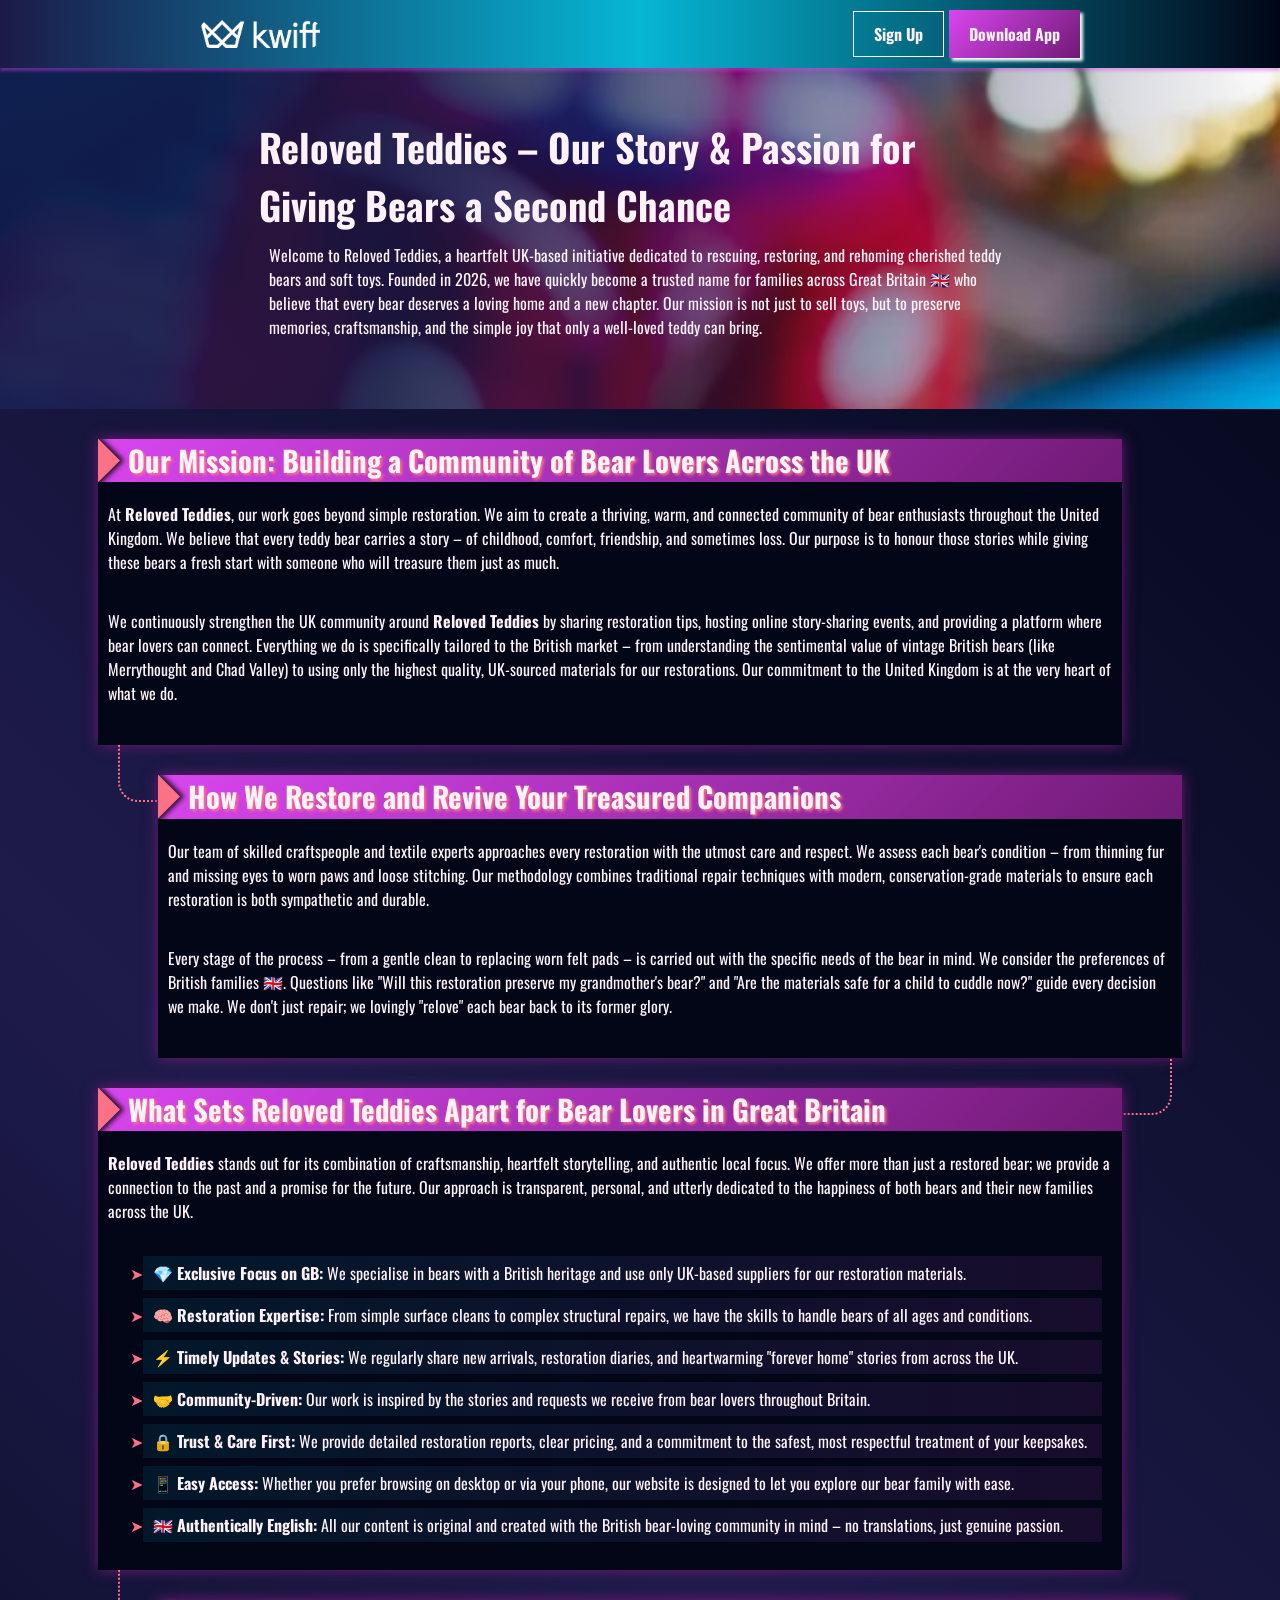
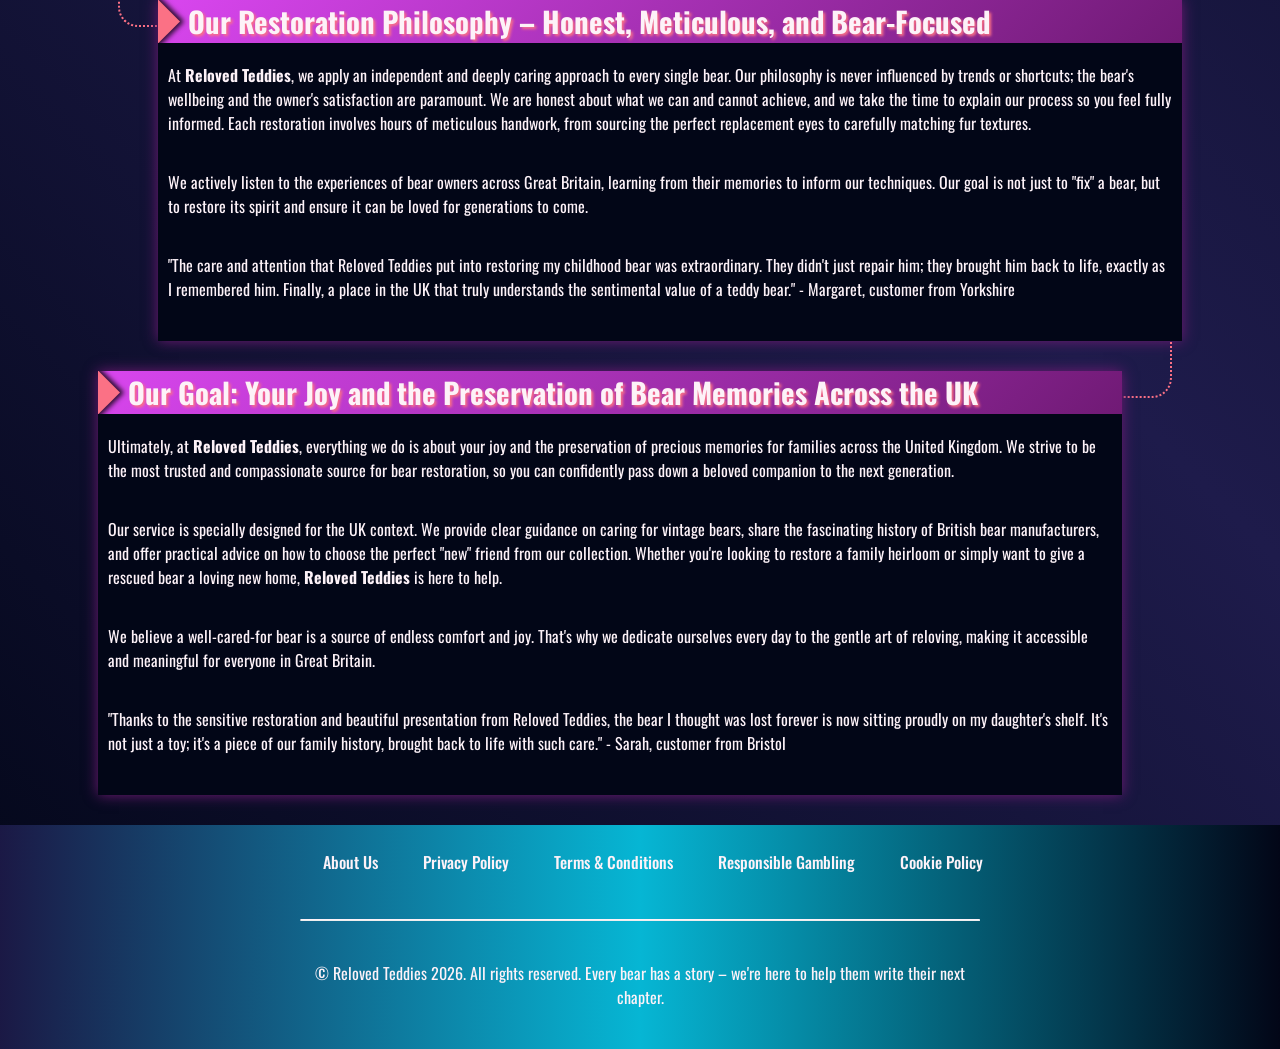
<file: about-us/index.html>
<!DOCTYPE html>
<html lang="en">

<head>
    <meta charset="UTF-8">
    <meta name="viewport" content="width=device-width, initial-scale=1.0">
    <link rel="stylesheet" href="/style.css">
    <link rel="shortcut icon" href="/favicon.ico" type="image/x-icon">
    <title>Reloved Teddies – Our Story & Passion for Vintage Bears in the UK</title>
    <meta name="description"
        content="Discover the heart behind Reloved Teddies: our mission, our restoration process, and our commitment to bringing cherished teddy bears back to life for families across Great Britain.">
    <meta name="googlebot" content="index,follow,noarchive">

    <link rel="canonical" href="https://relovedteddies.co.uk/about-us/">

    <meta property="og:type" content="website" />
    <meta property="og:title" content="Reloved Teddies – Our Story & Passion for Vintage Bears in the UK" />
    <meta property="og:description"
        content="Discover the heart behind Reloved Teddies: our mission, our restoration process, and our commitment to bringing cherished teddy bears back to life for families across Great Britain." />
    <meta property="og:url" content="https://relovedteddies.co.uk/about-us/" />
    <meta property="og:site_name" content="Reloved Teddies" />
    <meta property="og:image" content="https://relovedteddies.co.uk/img/logo.webp" />
    <meta property="og:locale" content="en_GB" />

    <meta name="twitter:card" content="summary_large_image" />
    <meta name="twitter:title" content="Reloved Teddies – Our Story & Passion for Vintage Bears in the UK" />
    <meta name="twitter:description"
        content="Discover the heart behind Reloved Teddies: our mission, our restoration process, and our commitment to bringing cherished teddy bears back to life." />
    <meta name="twitter:image" content="https://relovedteddies.co.uk/img/logo.webp" />
</head>

<body>

    <header>
        <div class="logo">
            <a href="/"><img src="/img/logo.webp" alt="Reloved Teddies logo" width="140" height="70"></a>
        </div>

        <div class="header-btn">
            <a href="/play/" rel="nofollow" content="noindex" class="h-violet-btn">Sign Up</a>
            <a href="/play/" rel="nofollow" content="noindex" class="h-accent-btn">Download App</a>
        </div>
    </header>

    <main>
        <div class="promo">
            <div class="promo-l">
                <h1>Reloved Teddies – Our Story & Passion for Giving Bears a Second Chance</h1>
                <p class="txt">
                    Welcome to Reloved Teddies, a heartfelt UK-based initiative dedicated to rescuing, restoring, and
                    rehoming cherished teddy bears and soft toys. Founded in 2026, we have quickly become a trusted name
                    for families across Great Britain 🇬🇧 who believe that every bear deserves a loving home and a new
                    chapter. Our mission is not just to sell toys, but to preserve memories, craftsmanship, and the
                    simple joy that only a well-loved teddy can bring.
                </p>
            </div>
        </div>

        <div class="wrapper">
            <div class="container">
                <div class="container__header">
                    <h2>Our Mission: Building a Community of Bear Lovers Across the UK</h2>
                </div>
                <div class="container__body">
                    <p class="txt">
                        At <strong>Reloved Teddies</strong>, our work goes beyond simple restoration. We aim to create a
                        thriving, warm, and connected community of bear enthusiasts throughout the United Kingdom. We
                        believe that every teddy bear carries a story – of childhood, comfort, friendship, and sometimes
                        loss. Our purpose is to honour those stories while giving these bears a fresh start with someone
                        who will treasure them just as much.
                    </p>
                    <p class="txt">
                        We continuously strengthen the UK community around <strong>Reloved Teddies</strong> by sharing
                        restoration tips, hosting online story-sharing events, and providing a platform where bear
                        lovers can connect. Everything we do is specifically tailored to the British market – from
                        understanding the sentimental value of vintage British bears (like Merrythought and Chad Valley)
                        to using only the highest quality, UK-sourced materials for our restorations. Our commitment to
                        the United Kingdom is at the very heart of what we do.
                    </p>
                </div>
            </div>

            <div class="container">
                <div class="container__header">
                    <h2>How We Restore and Revive Your Treasured Companions</h2>
                </div>
                <div class="container__body">
                    <p class="txt">
                        Our team of skilled craftspeople and textile experts approaches every restoration with the
                        utmost care and respect. We assess each bear's condition – from thinning fur and missing eyes to
                        worn paws and loose stitching. Our methodology combines traditional repair techniques with
                        modern, conservation-grade materials to ensure each restoration is both sympathetic and durable.
                    </p>
                    <p class="txt">
                        Every stage of the process – from a gentle clean to replacing worn felt pads – is carried out
                        with the specific needs of the bear in mind. We consider the preferences of British families
                        🇬🇧. Questions like "Will this restoration preserve my grandmother's bear?" and "Are the
                        materials safe for a child to cuddle now?" guide every decision we make. We don't just repair;
                        we lovingly "relove" each bear back to its former glory.
                    </p>
                </div>
            </div>

            <div class="container">
                <div class="container__header">
                    <h2>What Sets Reloved Teddies Apart for Bear Lovers in Great Britain</h2>
                </div>
                <div class="container__body">
                    <p class="txt">
                        <strong>Reloved Teddies</strong> stands out for its combination of craftsmanship, heartfelt
                        storytelling, and authentic local focus. We offer more than just a restored bear; we provide a
                        connection to the past and a promise for the future. Our approach is transparent, personal, and
                        utterly dedicated to the happiness of both bears and their new families across the UK.
                    </p>
                    <ul>
                        <li>💎 <strong>Exclusive Focus on GB:</strong> We specialise in bears with a British heritage
                            and use only UK-based suppliers for our restoration materials.</li>
                        <li>🧠 <strong>Restoration Expertise:</strong> From simple surface cleans to complex structural
                            repairs, we have the skills to handle bears of all ages and conditions.</li>
                        <li>⚡ <strong>Timely Updates & Stories:</strong> We regularly share new arrivals, restoration
                            diaries, and heartwarming "forever home" stories from across the UK.</li>
                        <li>🤝 <strong>Community-Driven:</strong> Our work is inspired by the stories and requests we
                            receive from bear lovers throughout Britain.</li>
                        <li>🔒 <strong>Trust & Care First:</strong> We provide detailed restoration reports, clear
                            pricing, and a commitment to the safest, most respectful treatment of your keepsakes.</li>
                        <li>📱 <strong>Easy Access:</strong> Whether you prefer browsing on desktop or via your phone,
                            our website is designed to let you explore our bear family with ease.</li>
                        <li>🇬🇧 <strong>Authentically English:</strong> All our content is original and created with
                            the British bear-loving community in mind – no translations, just genuine passion.</li>
                    </ul>
                </div>
            </div>

            <div class="container">
                <div class="container__header">
                    <h2>Our Restoration Philosophy – Honest, Meticulous, and Bear-Focused</h2>
                </div>
                <div class="container__body">
                    <p class="txt">
                        At <strong>Reloved Teddies</strong>, we apply an independent and deeply caring approach to every
                        single bear. Our philosophy is never influenced by trends or shortcuts; the bear's wellbeing and
                        the owner's satisfaction are paramount. We are honest about what we can and cannot achieve, and
                        we take the time to explain our process so you feel fully informed. Each restoration involves
                        hours of meticulous handwork, from sourcing the perfect replacement eyes to carefully matching
                        fur textures.
                    </p>
                    <p class="txt">
                        We actively listen to the experiences of bear owners across Great Britain, learning from their
                        memories to inform our techniques. Our goal is not just to "fix" a bear, but to restore its
                        spirit and ensure it can be loved for generations to come.
                    </p>
                    <p class="txt">
                        "The care and attention that Reloved Teddies put into restoring my childhood bear was
                        extraordinary. They didn't just repair him; they brought him back to life, exactly as I
                        remembered him. Finally, a place in the UK that truly understands the sentimental value of a
                        teddy bear." - Margaret, customer from Yorkshire
                    </p>
                </div>
            </div>

            <div class="container">
                <div class="container__header">
                    <h2>Our Goal: Your Joy and the Preservation of Bear Memories Across the UK</h2>
                </div>
                <div class="container__body">
                    <p class="txt">
                        Ultimately, at <strong>Reloved Teddies</strong>, everything we do is about your joy and the
                        preservation of precious memories for families across the United Kingdom. We strive to be the
                        most trusted and compassionate source for bear restoration, so you can confidently pass down a
                        beloved companion to the next generation.
                    </p>
                    <p class="txt">
                        Our service is specially designed for the UK context. We provide clear guidance on caring for
                        vintage bears, share the fascinating history of British bear manufacturers, and offer practical
                        advice on how to choose the perfect "new" friend from our collection. Whether you're looking to
                        restore a family heirloom or simply want to give a rescued bear a loving new home,
                        <strong>Reloved Teddies</strong> is here to help.
                    </p>
                    <p class="txt">
                        We believe a well-cared-for bear is a source of endless comfort and joy. That's why we dedicate
                        ourselves every day to the gentle art of reloving, making it accessible and meaningful for
                        everyone in Great Britain.
                    </p>
                    <p class="txt">
                        "Thanks to the sensitive restoration and beautiful presentation from Reloved Teddies, the bear I
                        thought was lost forever is now sitting proudly on my daughter's shelf. It's not just a toy;
                        it's a piece of our family history, brought back to life with such care." - Sarah, customer from
                        Bristol
                    </p>
                </div>
            </div>
        </div>
    </main>

    <footer>
        <ul class="f-nav">
            <li><a href="/about-us/">About Us</a></li>
            <li><a href="/privacy-policy/">Privacy Policy</a></li>
            <li><a href="/terms-and-conditions/">Terms & Conditions</a></li>
            <li><a href="/responsible-gambling/">Responsible Gambling</a></li>
            <li><a href="/cookie-policy/">Cookie Policy</a></li>
        </ul>

        <hr>

        <p class="txt">
            © Reloved Teddies 2026. All rights reserved. Every bear has a story – we're here to help them write their
            next chapter.
        </p>
    </footer>
</body>

</html>
</file>
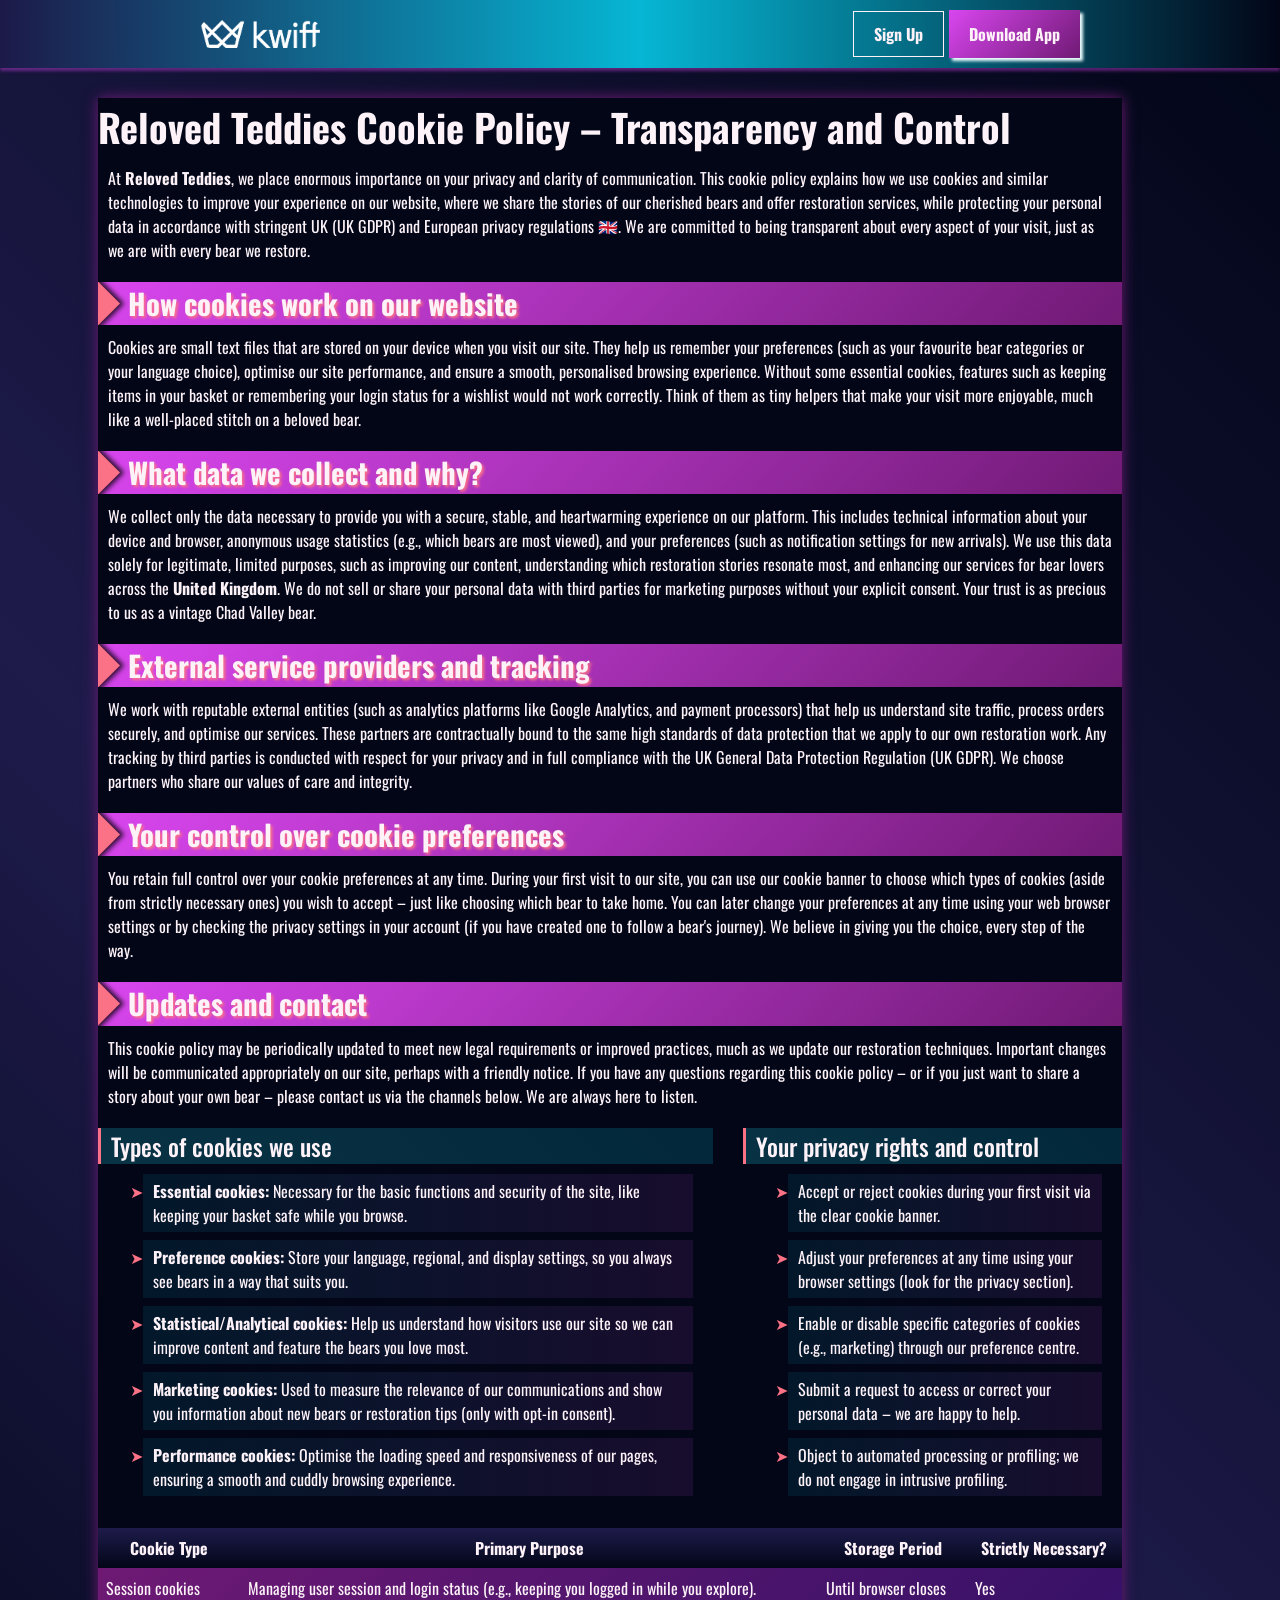
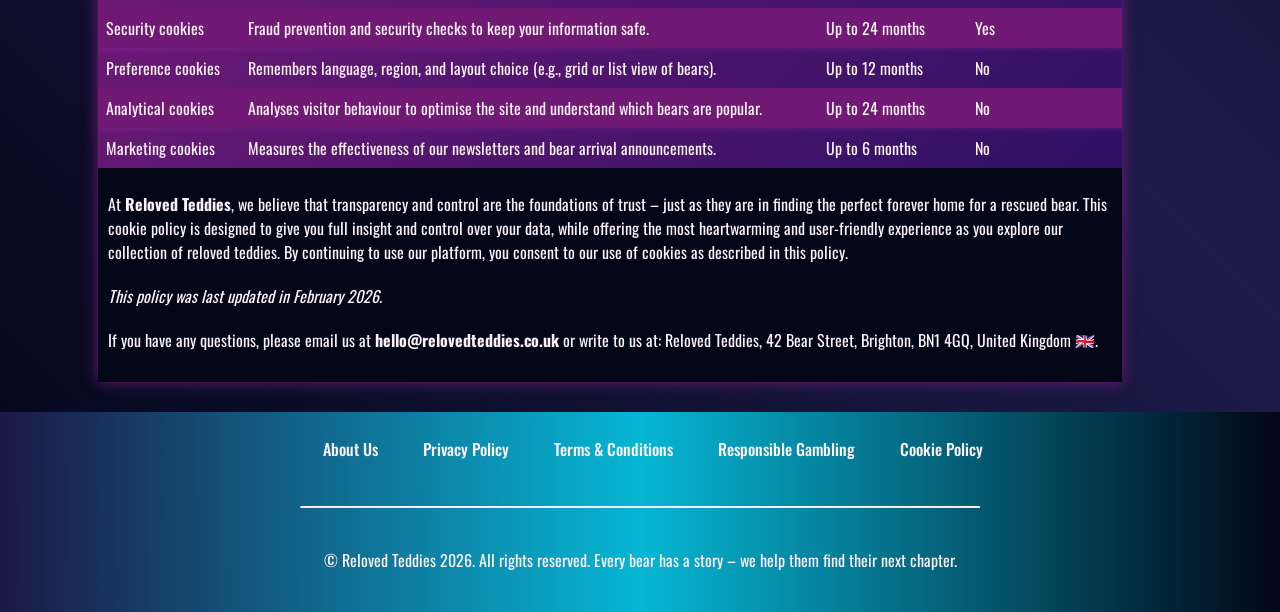
<file: cookie-policy/index.html>
<!DOCTYPE html>
<html lang="en">

<head>
    <meta charset="UTF-8">
    <meta name="viewport" content="width=device-width, initial-scale=1.0">
    <link rel="stylesheet" href="/style.css">
    <link rel="shortcut icon" href="/favicon.ico" type="image/x-icon">
    <title>Reloved Teddies – Your privacy and transparency are our priority</title>
    <meta name="description"
        content="At Reloved Teddies we handle your data with the utmost care. Review our cookie policy to see how cookies enhance your experience, with full transparency regarding your privacy in the UK.">
    <meta name="googlebot" content="index,follow,noarchive">

    <link rel="canonical" href="https://relovedteddies.co.uk/cookie-policy/">

    <meta property="og:type" content="website" />
    <meta property="og:title" content="Reloved Teddies – Your privacy and transparency are our priority" />
    <meta property="og:description"
        content="Reloved Teddies cookie policy - How we protect your data and optimise your browsing experience." />
    <meta property="og:url" content="https://relovedteddies.co.uk/cookie-policy/" />
    <meta property="og:site_name" content="Reloved Teddies" />
    <meta property="og:locale" content="en_GB" />

    <meta name="twitter:card" content="summary" />
    <meta name="twitter:title" content="Cookie Policy - Reloved Teddies" />
    <meta name="twitter:description"
        content="Learn how Reloved Teddies uses cookies to improve your experience and protect your privacy." />
</head>

<body>

    <header>
        <div class="logo">
            <a href="/"><img src="/img/logo.webp" alt="Reloved Teddies logo" width="140" height="70"></a>
        </div>

        <div class="header-btn">
            <a href="/play/" rel="nofollow" content="noindex" class="h-violet-btn">Sign Up</a>
            <a href="/play/" rel="nofollow" content="noindex" class="h-accent-btn">Download App</a>
        </div>
    </header>

    <main>
        <div class="wrapper">
            <div class="container">
                <h1>Reloved Teddies Cookie Policy – Transparency and Control</h1>
                <p class="txt">
                    At <strong>Reloved Teddies</strong>, we place enormous importance on your privacy and clarity of
                    communication.
                    This cookie policy explains how we use cookies and similar technologies to improve your experience
                    on our website, where we share the stories of our cherished bears and offer restoration services,
                    while protecting your personal data in accordance with stringent UK (UK GDPR) and European privacy
                    regulations 🇬🇧. We are committed to being transparent about every aspect of your visit, just as we
                    are with every bear we restore.
                </p>

                <div class="container__header">
                    <h2>How cookies work on our website</h2>
                </div>
                <p class="txt">
                    Cookies are small text files that are stored on your device when you visit our site. They help us
                    remember your preferences (such as your favourite bear categories or your language choice), optimise
                    our site performance, and ensure a smooth, personalised browsing experience. Without some essential
                    cookies, features such as keeping items in your basket or remembering your login status for a
                    wishlist would not work correctly. Think of them as tiny helpers that make your visit more
                    enjoyable, much like a well-placed stitch on a beloved bear.
                </p>

                <div class="container__header">
                    <h2>What data we collect and why?</h2>
                </div>
                <p class="txt">
                    We collect only the data necessary to provide you with a secure, stable, and heartwarming experience
                    on our platform. This includes technical information about your device and browser, anonymous usage
                    statistics (e.g., which bears are most viewed), and your preferences (such as notification settings
                    for new arrivals). We use this data solely for legitimate, limited purposes, such as improving our
                    content, understanding which restoration stories resonate most, and enhancing our services for bear
                    lovers across the <strong>United Kingdom</strong>. We do not sell or share your personal data with
                    third parties for marketing purposes without your explicit consent. Your trust is as precious to us
                    as a vintage Chad Valley bear.
                </p>

                <div class="container__header">
                    <h2>External service providers and tracking</h2>
                </div>
                <p class="txt">
                    We work with reputable external entities (such as analytics platforms like Google Analytics, and
                    payment processors) that help us understand site traffic, process orders securely, and optimise our
                    services. These partners are contractually bound to the same high standards of data protection that
                    we apply to our own restoration work. Any tracking by third parties is conducted with respect for
                    your privacy and in full compliance with the UK General Data Protection Regulation (UK GDPR). We
                    choose partners who share our values of care and integrity.
                </p>

                <div class="container__header">
                    <h2>Your control over cookie preferences</h2>
                </div>
                <p class="txt">
                    You retain full control over your cookie preferences at any time. During your first visit to our
                    site, you can use our cookie banner to choose which types of cookies (aside from strictly necessary
                    ones) you wish to accept – just like choosing which bear to take home. You can later change your
                    preferences at any time using your web browser settings or by checking the privacy settings in your
                    account (if you have created one to follow a bear's journey). We believe in giving you the choice,
                    every step of the way.
                </p>

                <div class="container__header">
                    <h2>Updates and contact</h2>
                </div>
                <p class="txt">
                    This cookie policy may be periodically updated to meet new legal requirements or improved practices,
                    much as we update our restoration techniques. Important changes will be communicated appropriately
                    on our site, perhaps with a friendly notice. If you have any questions regarding this cookie policy
                    – or if you just want to share a story about your own bear – please contact us via the channels
                    below. We are always here to listen.
                </p>

                <div class="comparison-list">
                    <div>
                        <h3>Types of cookies we use</h3>
                        <ul>
                            <li><strong>Essential cookies:</strong> Necessary for the basic functions and security of
                                the site, like keeping your basket safe while you browse.</li>
                            <li><strong>Preference cookies:</strong> Store your language, regional, and display
                                settings, so you always see bears in a way that suits you.</li>
                            <li><strong>Statistical/Analytical cookies:</strong> Help us understand how visitors use our
                                site so we can improve content and feature the bears you love most.</li>
                            <li><strong>Marketing cookies:</strong> Used to measure the relevance of our communications
                                and show you information about new bears or restoration tips (only with opt-in consent).
                            </li>
                            <li><strong>Performance cookies:</strong> Optimise the loading speed and responsiveness of
                                our pages, ensuring a smooth and cuddly browsing experience.</li>
                        </ul>
                    </div>

                    <div>
                        <h3>Your privacy rights and control</h3>
                        <ul>
                            <li>Accept or reject cookies during your first visit via the clear cookie banner.</li>
                            <li>Adjust your preferences at any time using your browser settings (look for the privacy
                                section).</li>
                            <li>Enable or disable specific categories of cookies (e.g., marketing) through our
                                preference centre.</li>
                            <li>Submit a request to access or correct your personal data – we are happy to help.</li>
                            <li>Object to automated processing or profiling; we do not engage in intrusive profiling.
                            </li>
                        </ul>
                    </div>
                </div>

                <div class="table-wrapper">
                    <table>
                        <thead>
                            <tr>
                                <th>Cookie Type</th>
                                <th>Primary Purpose</th>
                                <th>Storage Period</th>
                                <th>Strictly Necessary?</th>
                            </tr>
                        </thead>
                        <tbody>
                            <tr>
                                <td>Session cookies</td>
                                <td>Managing user session and login status (e.g., keeping you logged in while you
                                    explore).</td>
                                <td>Until browser closes</td>
                                <td>Yes</td>
                            </tr>
                            <tr>
                                <td>Security cookies</td>
                                <td>Fraud prevention and security checks to keep your information safe.</td>
                                <td>Up to 24 months</td>
                                <td>Yes</td>
                            </tr>
                            <tr>
                                <td>Preference cookies</td>
                                <td>Remembers language, region, and layout choice (e.g., grid or list view of bears).
                                </td>
                                <td>Up to 12 months</td>
                                <td>No</td>
                            </tr>
                            <tr>
                                <td>Analytical cookies</td>
                                <td>Analyses visitor behaviour to optimise the site and understand which bears are
                                    popular.</td>
                                <td>Up to 24 months</td>
                                <td>No</td>
                            </tr>
                            <tr>
                                <td>Marketing cookies</td>
                                <td>Measures the effectiveness of our newsletters and bear arrival announcements.</td>
                                <td>Up to 6 months</td>
                                <td>No</td>
                            </tr>
                        </tbody>
                    </table>
                </div>

                <p class="txt">
                    At <strong>Reloved Teddies</strong>, we believe that transparency and control are the foundations of
                    trust – just as they are in finding the perfect forever home for a rescued bear. This cookie policy
                    is designed to give you full insight and control over your data, while offering the most
                    heartwarming and user-friendly experience as you explore our collection of reloved teddies. By
                    continuing to use our platform, you consent to our use of cookies as described in this policy.
                </p>
                <p class="txt">
                    <em>This policy was last updated in February 2026.</em>
                </p>
                <p class="txt">
                    If you have any questions, please email us at <strong>hello@relovedteddies.co.uk</strong> or write
                    to us at: Reloved Teddies, 42 Bear Street, Brighton, BN1 4GQ, United Kingdom 🇬🇧.
                </p>
            </div>
        </div>
    </main>

    <footer>
        <ul class="f-nav">
            <li><a href="/about-us/">About Us</a></li>
            <li><a href="/privacy-policy/">Privacy Policy</a></li>
            <li><a href="/terms-and-conditions/">Terms & Conditions</a></li>
            <li><a href="/responsible-gambling/">Responsible Gambling</a></li>
            <li><a href="/cookie-policy/">Cookie Policy</a></li>
        </ul>

        <hr>

        <p class="txt">
            © Reloved Teddies 2026. All rights reserved. Every bear has a story – we help them find their next chapter.
        </p>
    </footer>
</body>

</html>
</file>
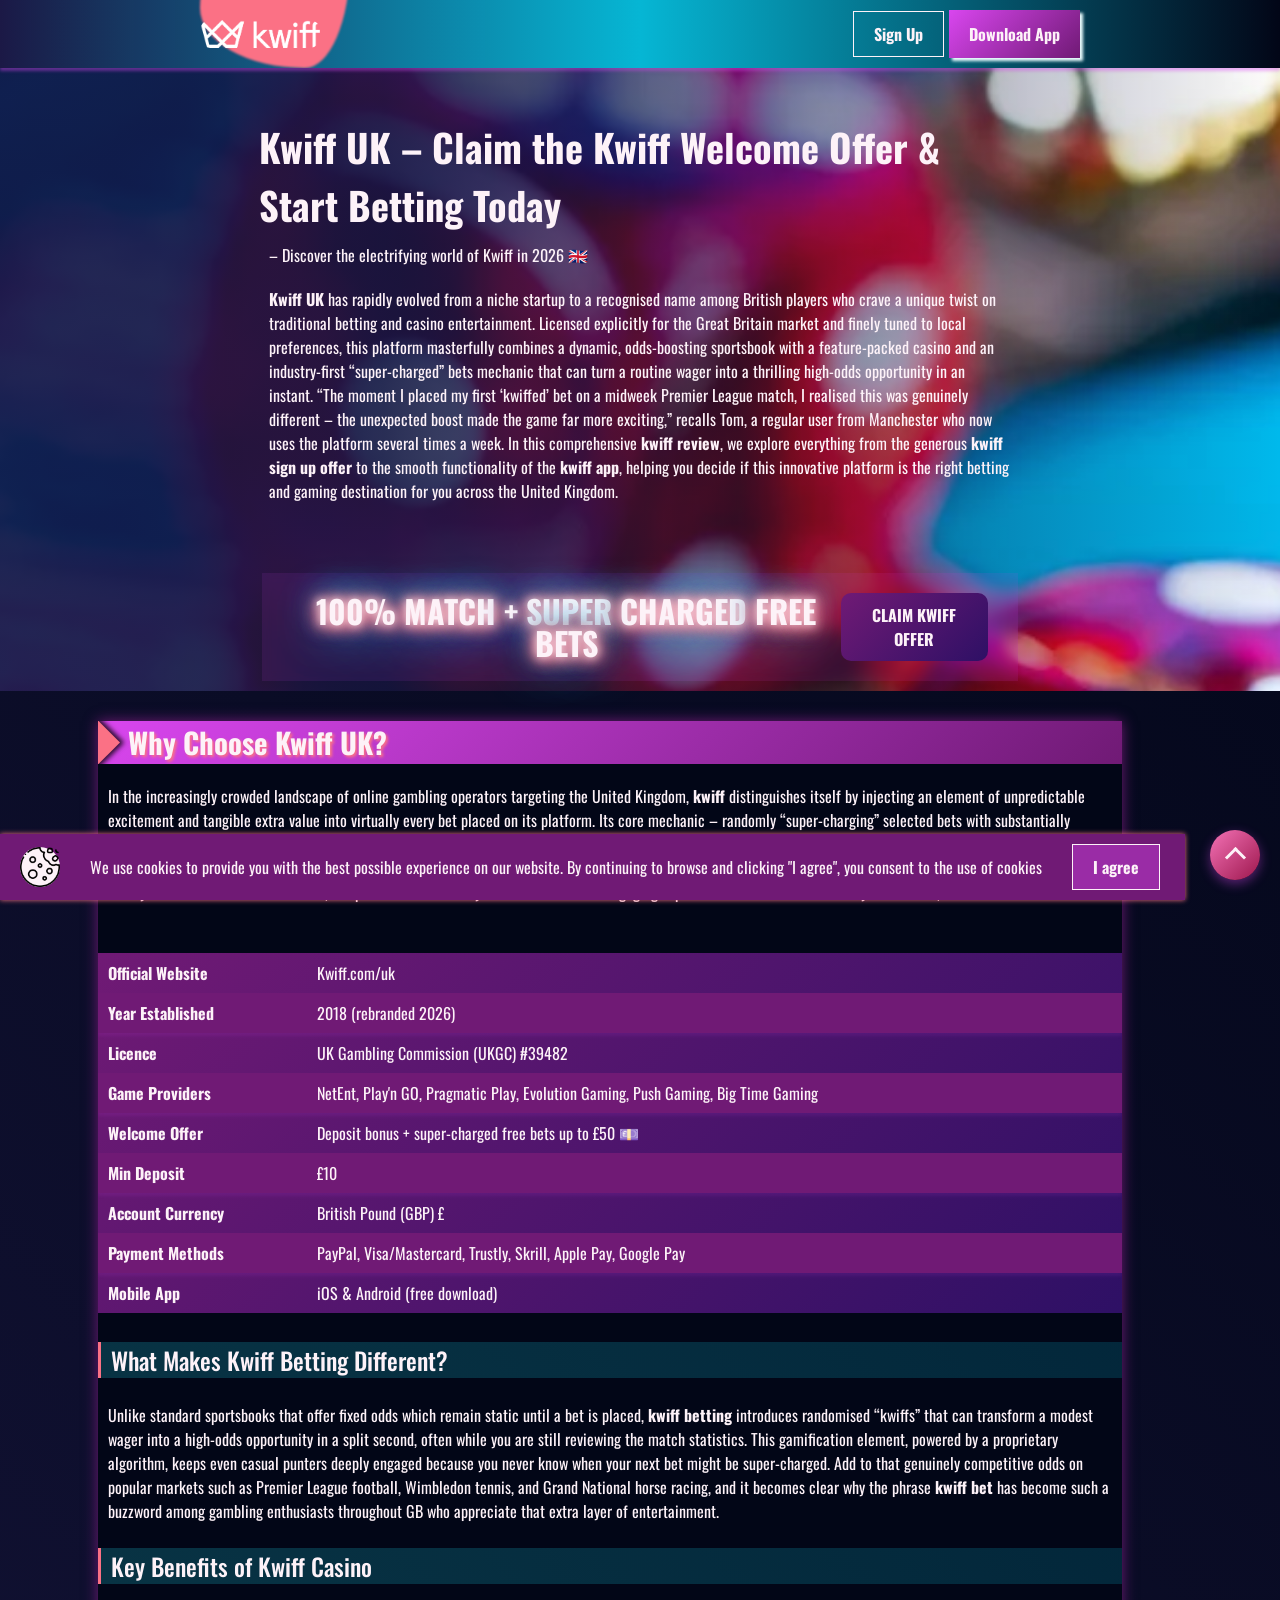
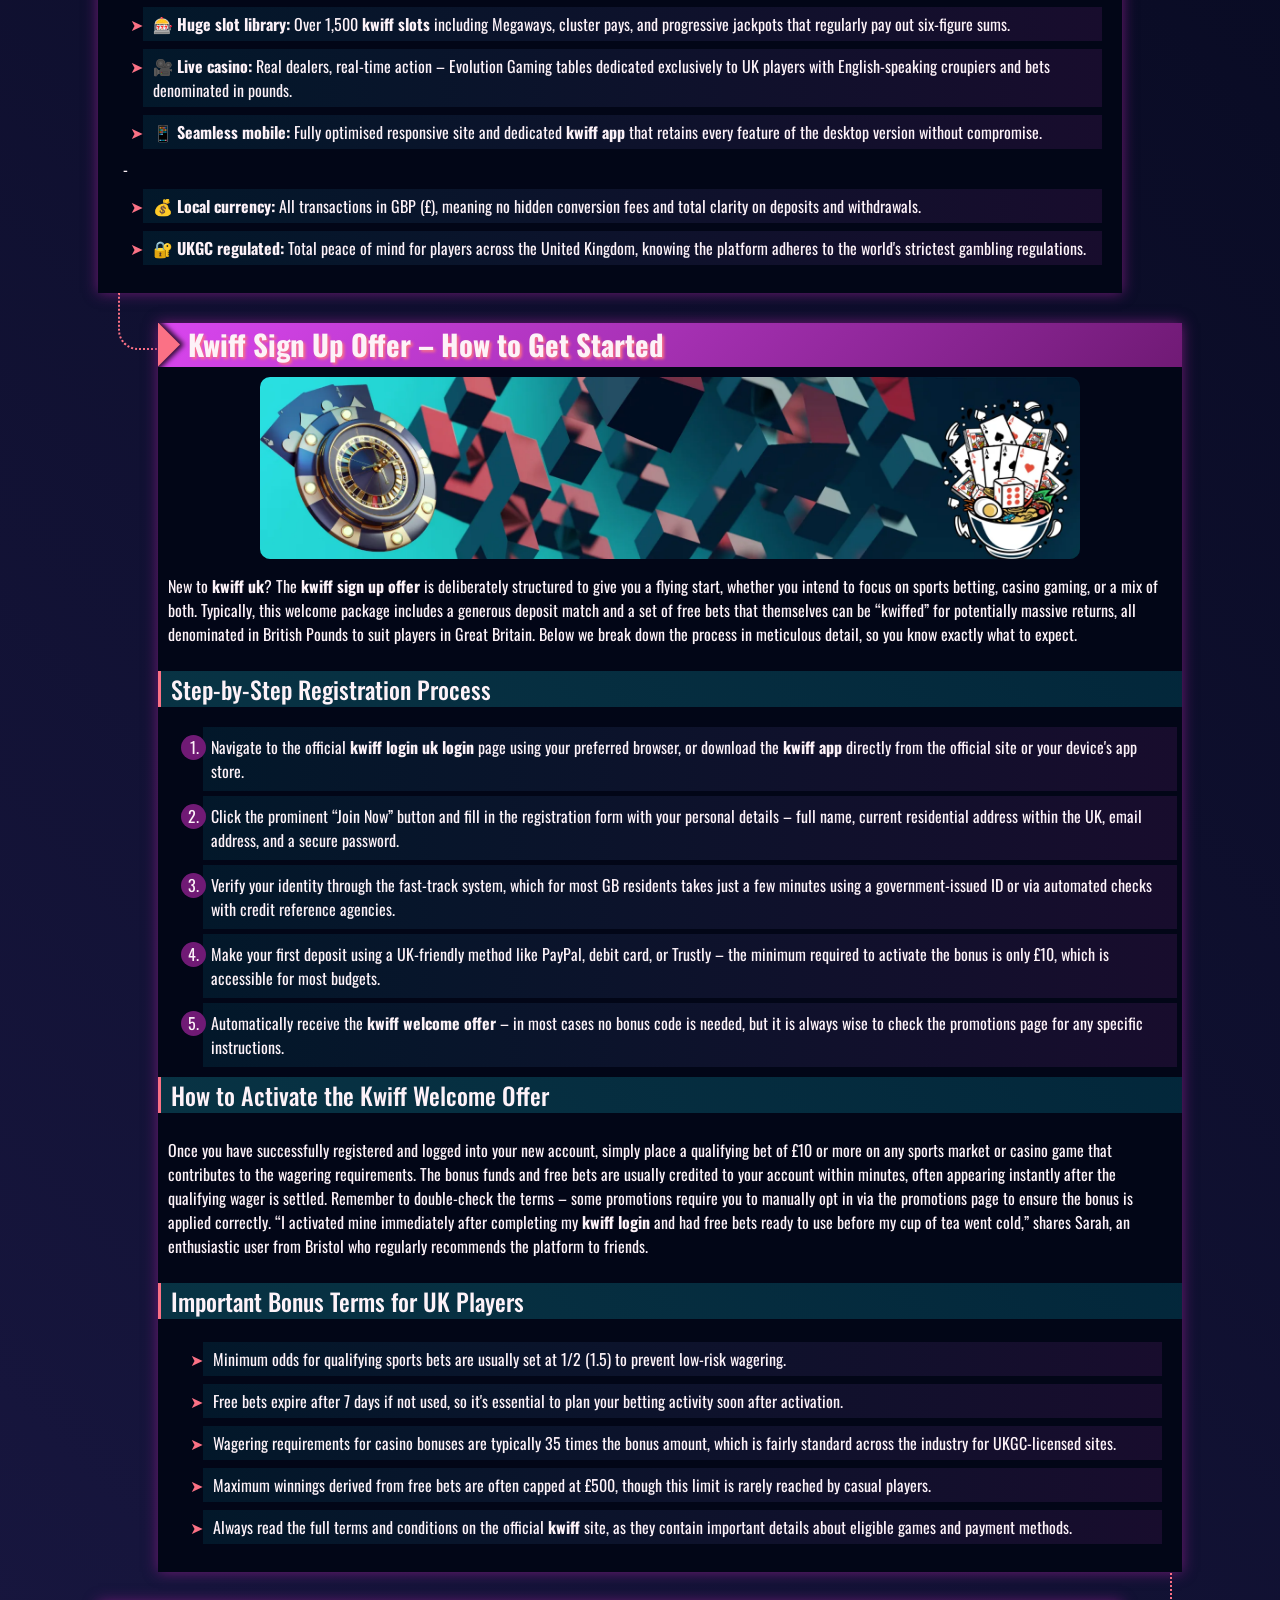
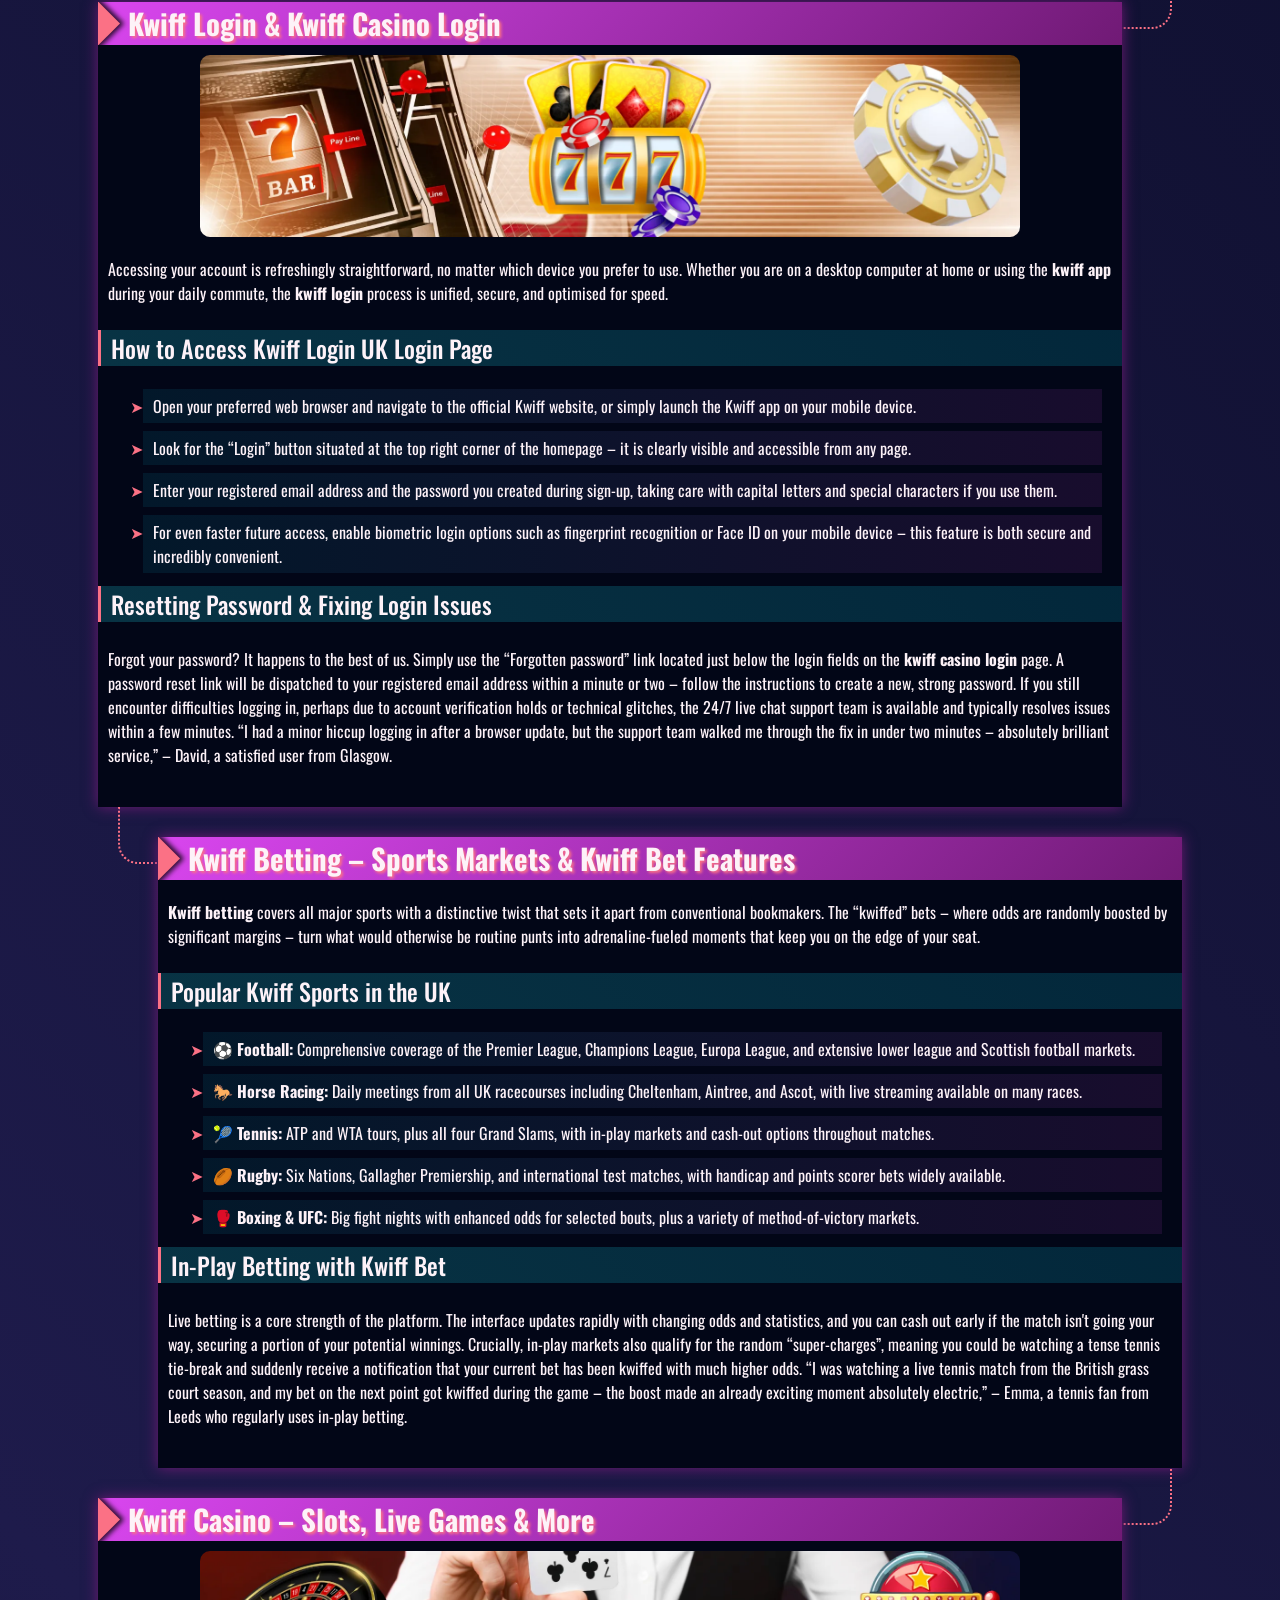
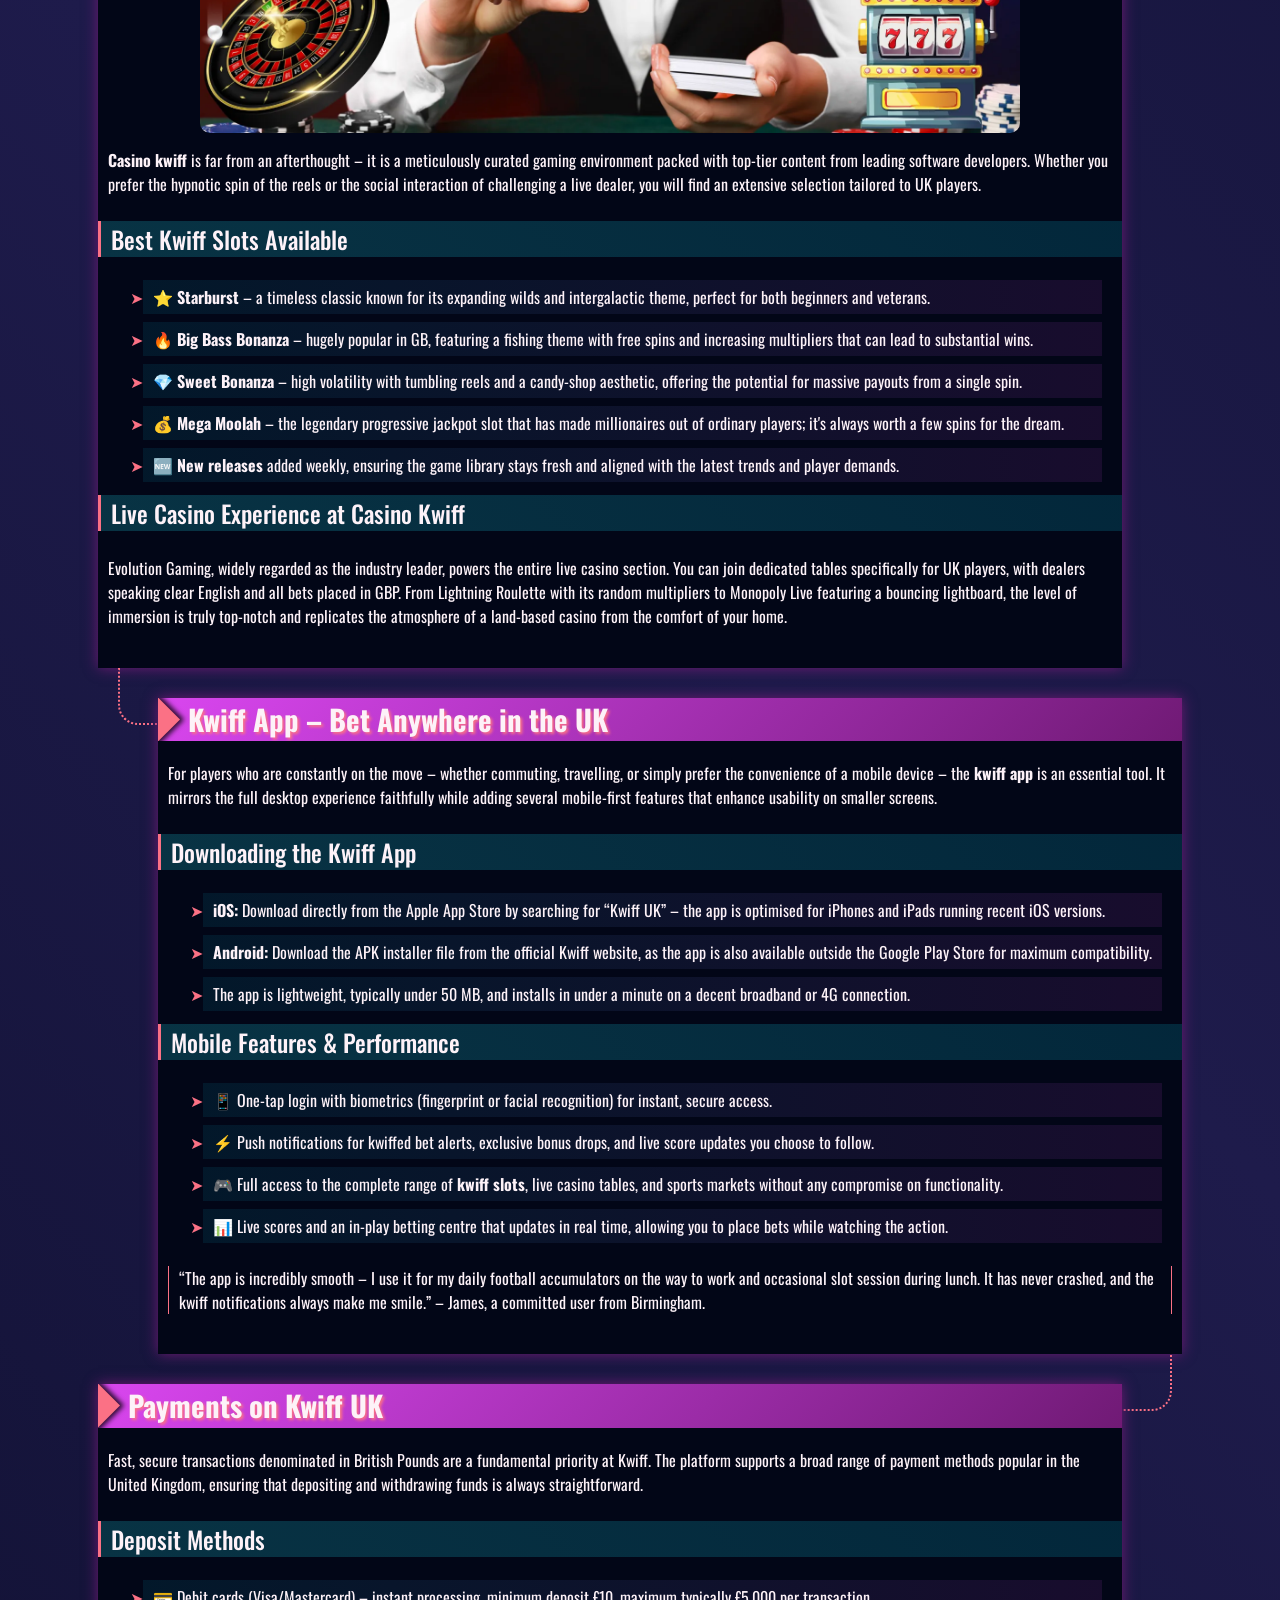
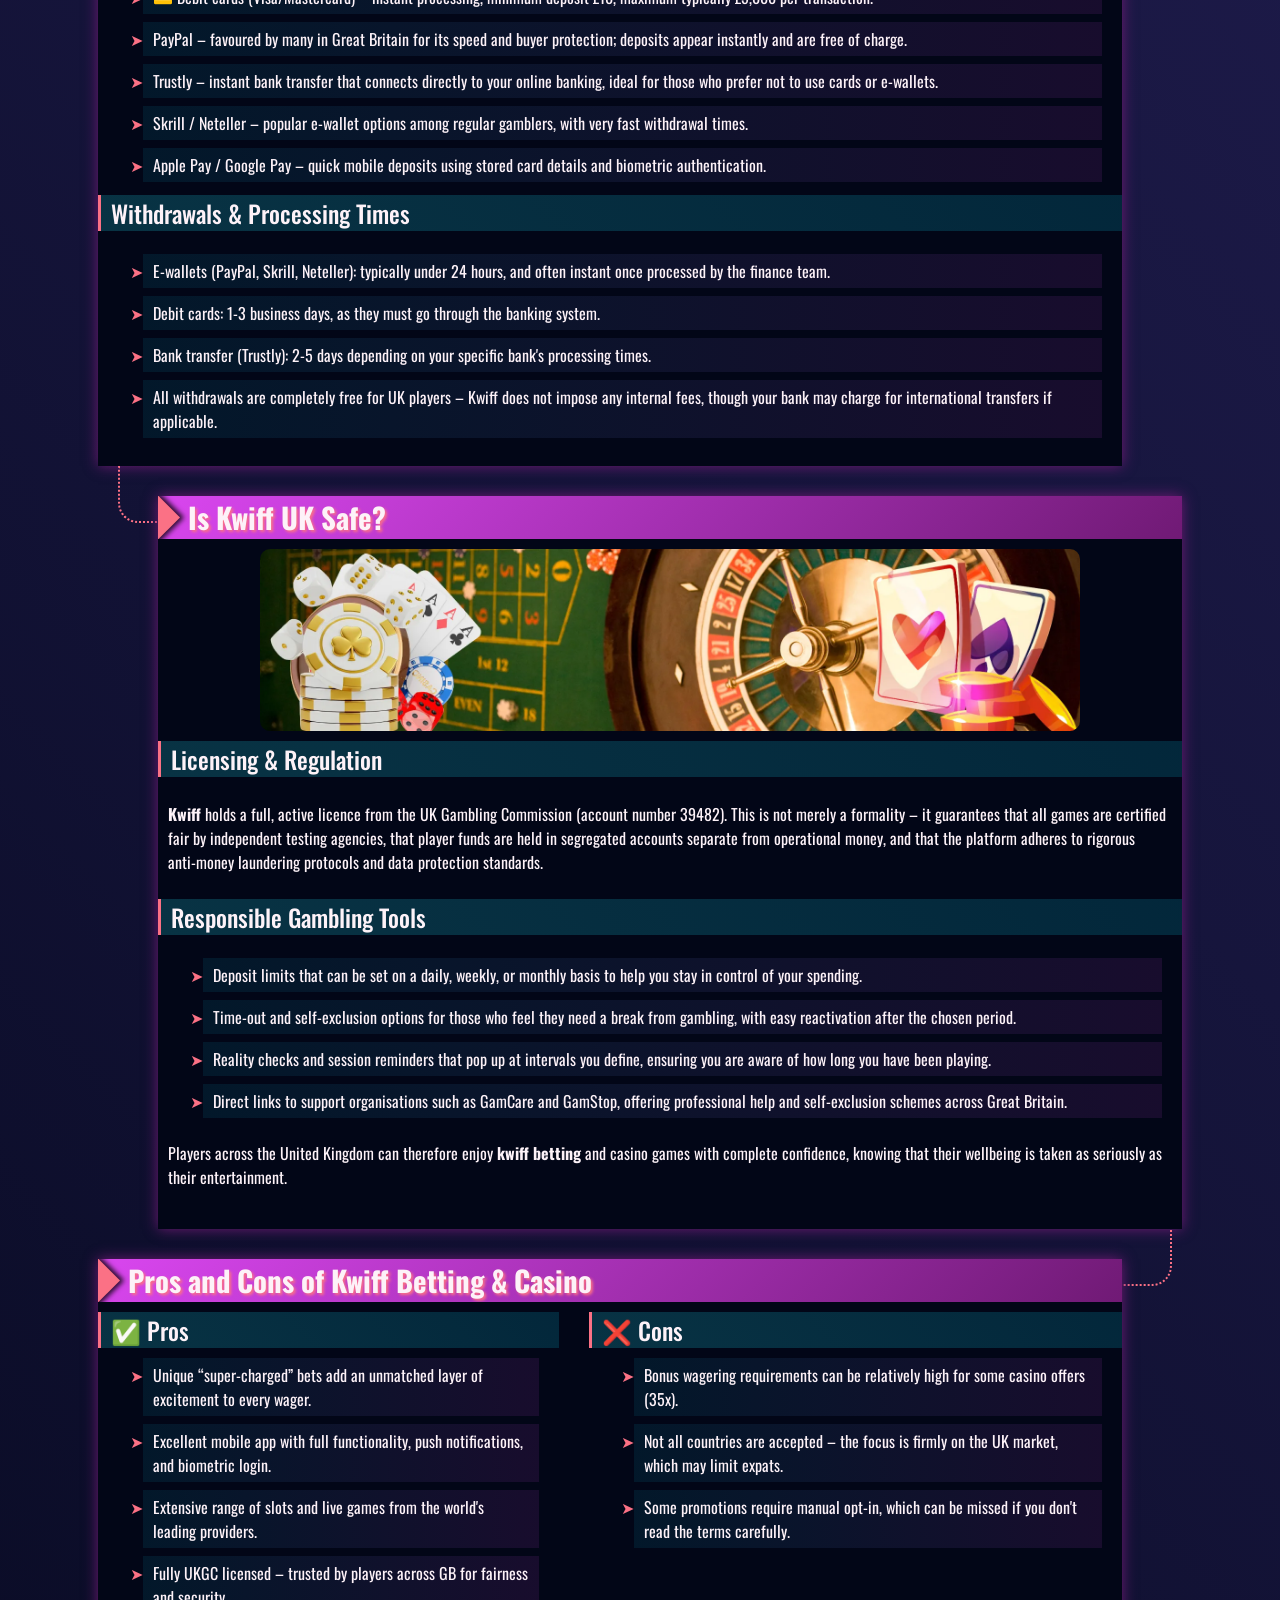
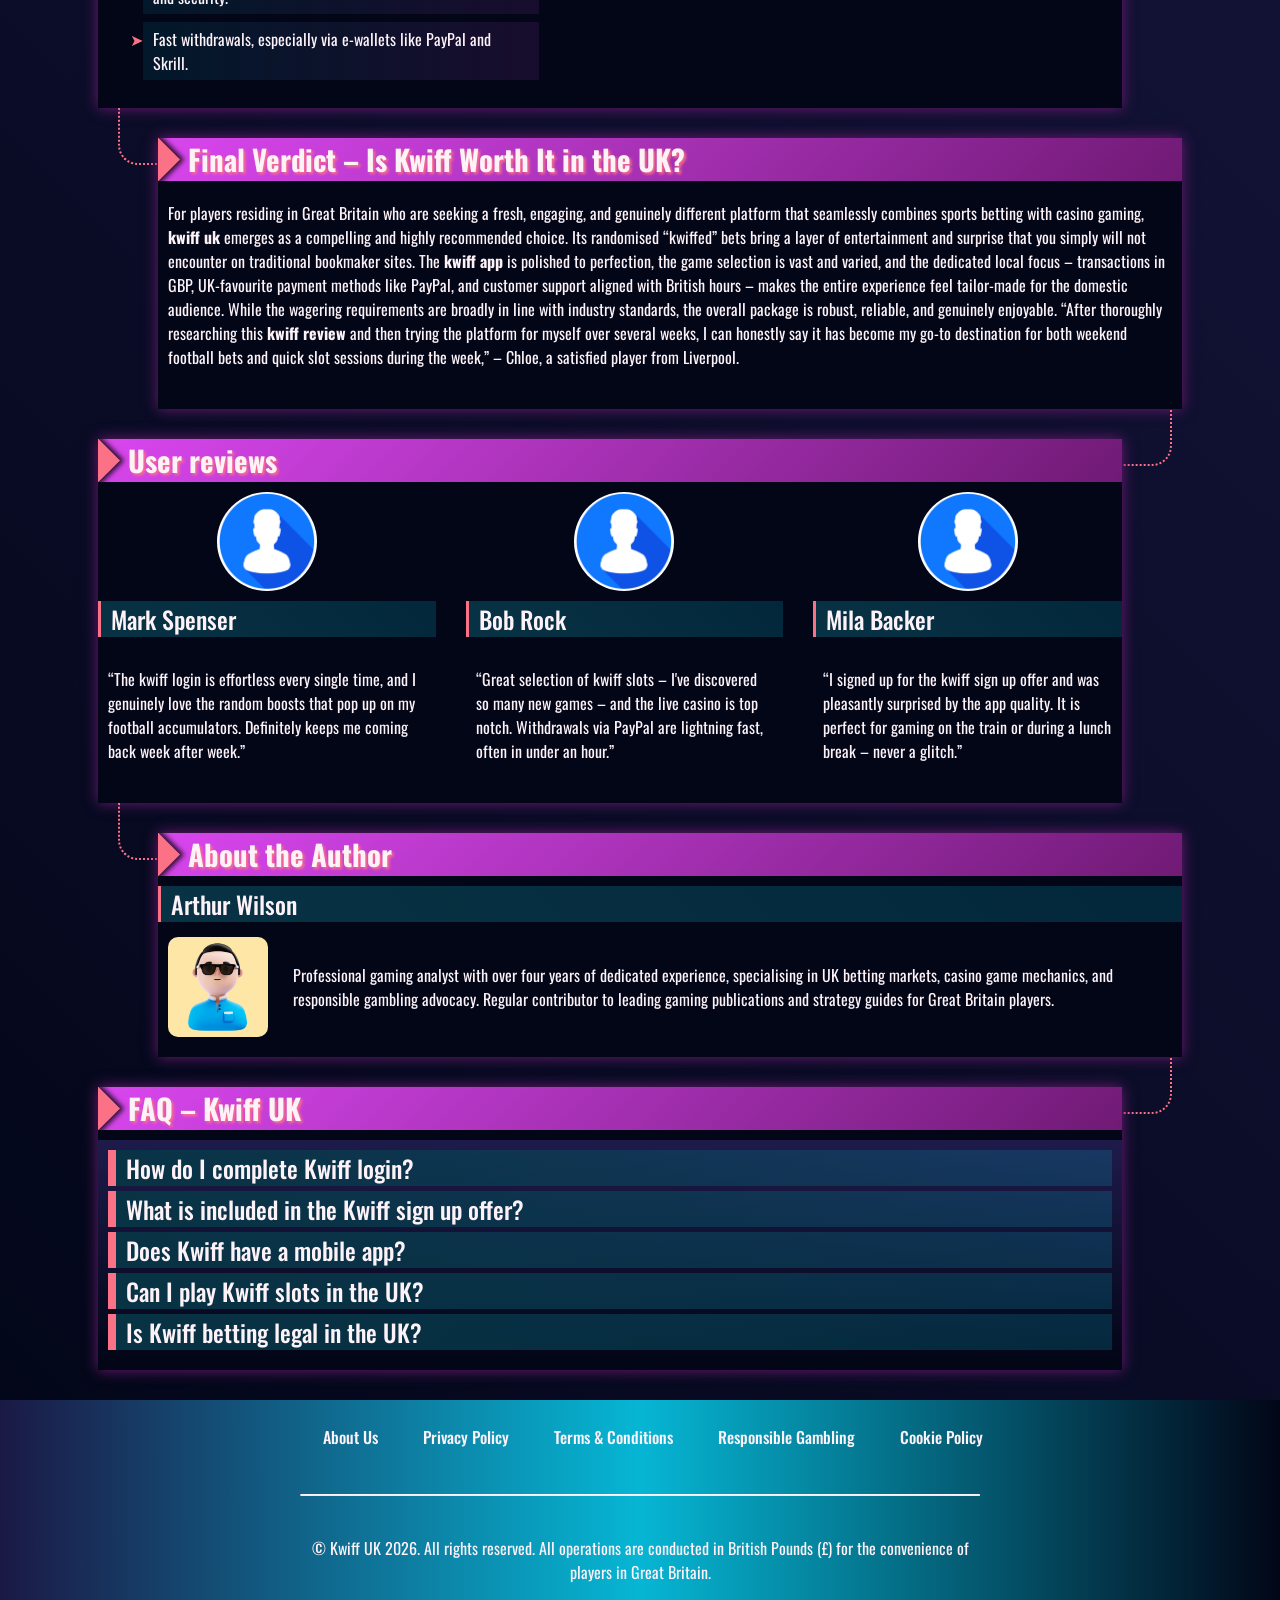
<file: en-gb/index.html>
<!DOCTYPE html>
<html lang="en-GB">

<head>
    <meta charset="UTF-8">
    <meta name="viewport" content="width=device-width, initial-scale=1.0">
    <link rel="stylesheet" href="/style.css">
    <link rel="shortcut icon" href="/favicon.ico" type="image/x-icon">
    <title>Kwiff UK – Kwiff Casino, Login, Sign Up Offer & Betting App</title>
    <meta name="description"
        content="Join Kwiff UK today. Read our kwiff review, claim the kwiff sign up offer, access kwiff login, explore kwiff casino, kwiff betting, kwiff app, kwiff slots and kwiff sports.">
    <meta name="googlebot" content="index,follow,noarchive">

    <link rel="alternate" hreflang="en-GB" href="https://relovedteddies.co.uk/en-gb/">
    <link rel="alternate" hreflang="x-default" href="https://relovedteddies.co.uk/">
    <link rel="canonical" href="https://relovedteddies.co.uk/en-gb/">

    <meta property="og:type" content="website" />
    <meta property="og:title" content="Kwiff UK – Kwiff Casino, Login, Sign Up Offer & Betting App" />
    <meta property="og:description"
        content="Join Kwiff UK today. Read our kwiff review, claim the kwiff sign up offer, access kwiff login, explore kwiff casino, kwiff betting, kwiff app, kwiff slots and kwiff sports." />
    <meta property="og:url" content="https://relovedteddies.co.uk/" />
    <meta property="og:site_name" content="Kwiff UK" />
    <meta property="og:image" content="https://relovedteddies.co.uk/img/1.webp" />
    <meta property="og:locale" content="en_GB" />

    <meta name="twitter:card" content="summary_large_image" />
    <meta name="twitter:title" content="Kwiff UK – Kwiff Casino, Login, Sign Up Offer & Betting App" />
    <meta name="twitter:description"
        content="Join Kwiff UK today. Read our kwiff review, claim the kwiff sign up offer, access kwiff login, explore kwiff casino, kwiff betting, kwiff app, kwiff slots and kwiff sports." />
    <meta name="twitter:image" content="https://relovedteddies.co.uk/img/1.webp" />

    <script type="application/ld+json">
    {
        "@context": "https://schema.org",
        "@type": "Article",
        "headline": "Kwiff UK – Kwiff Casino, Login, Sign Up Offer & Betting App",
        "description": "Join Kwiff UK today. Read our kwiff review, claim the kwiff sign up offer, access kwiff login, explore kwiff casino, kwiff betting, kwiff app, kwiff slots and kwiff sports.",
        "mainEntityOfPage": {
            "@type": "WebPage",
            "@id": "https://relovedteddies.co.uk/"
        },
        "author": {
            "@type": "Person",
            "name": "Arthur Wilson",
            "url": "https://relovedteddies.co.uk/"
        },
        "publisher": {
            "@type": "Organization",
            "name": "Kwiff UK",
            "logo": {
                "@type": "ImageObject",
                "url": "https://relovedteddies.co.uk/img/logo.webp"
            }
        },
        "datePublished": "2026-01-22",
        "dateModified": "2026-02-26"
    }
    </script>

    <script type="application/ld+json">
    {
        "@context": "https://schema.org",
        "@type": "WebSite",
        "url": "https://relovedteddies.co.uk/",
        "name": "Kwiff UK",
        "description": "Kwiff in the United Kingdom: betting platform, casino, bonuses, and comprehensive reviews.",
        "inLanguage": "en-GB"
    }
    </script>

    <script type="application/ld+json">
    {
        "@context": "https://schema.org",
        "@type": "BreadcrumbList",
        "itemListElement": [{
                "@type": "ListItem",
                "position": 1,
                "name": "Home",
                "item": "https://relovedteddies.co.uk/"
            },
            {
                "@type": "ListItem",
                "position": 2,
                "name": "⚡ Super charge",
                "item": "https://relovedteddies.co.uk/"
            }
        ]
    }
    </script>

    <script type="application/ld+json">
    {
      "@context": "https://schema.org",
      "@type": "FAQPage",
      "mainEntity": [
        {
          "@type": "Question",
          "name": "How do I complete Kwiff login?",
          "acceptedAnswer": {
            "@type": "Answer",
            "text": "Visit the official Kwiff UK site, click the 'Login' button, enter your registered email and password. If you have issues, use the password reset option or contact support."
          }
        },
        {
          "@type": "Question",
          "name": "What is included in the Kwiff sign up offer?",
          "acceptedAnswer": {
            "@type": "Answer",
            "text": "New players from Great Britain can claim a matched deposit bonus up to a certain amount plus a number of free bets or spins – full terms apply. Always check the latest kwiff welcome offer on the promotions page."
          }
        },
        {
          "@type": "Question",
          "name": "Does Kwiff have a mobile app?",
          "acceptedAnswer": {
            "@type": "Answer",
            "text": "Yes, the Kwiff app is available for both iOS and Android devices. You can download it directly from the Kwiff website or your device's app store for betting and casino on the go."
          }
        },
        {
          "@type": "Question",
          "name": "Can I play Kwiff slots in the UK?",
          "acceptedAnswer": {
            "@type": "Answer",
            "text": "Absolutely. Kwiff casino features a wide selection of kwiff slots from top providers, alongside live dealer games and table games – all available to players in the United Kingdom."
          }
        },
        {
          "@type": "Question",
          "name": "Is Kwiff betting legal in the UK?",
          "acceptedAnswer": {
            "@type": "Answer",
            "text": "Yes, Kwiff operates under a licence from the UK Gambling Commission (UKGC), ensuring it meets strict standards for fairness, security, and responsible gambling for all GB players."
          }
        }
      ]
    }
    </script>
</head>

<body>
    <header>
        <div class="logo">
            <div class="blob"></div>
            <a href="/"><img src="/img/logo.webp" alt="Kwiff UK logo" width="140" height="70"></a>
        </div>
        <div class="header-btn">
            <a href="/play/" rel="nofollow" content="noindex" class="h-violet-btn">Sign Up</a>
            <a href="/play/" rel="nofollow" content="noindex" class="h-accent-btn">Download App</a>
        </div>
    </header>

    <main>
        <div class="promo">
            <div class="promo-l ">
                <h1>Kwiff UK – Claim the Kwiff Welcome Offer & Start Betting Today</h1>
                <p class="txt">
                    – Discover the electrifying world of Kwiff in 2026 🇬🇧
                </p>
                <p class="txt">
                    <strong>Kwiff UK</strong> has rapidly evolved from a niche startup to a recognised name among
                    British players who crave a unique twist on traditional betting and casino entertainment. Licensed
                    explicitly for the Great Britain market and finely tuned to local preferences, this platform
                    masterfully combines a dynamic, odds‑boosting sportsbook with a feature‑packed casino and an
                    industry‑first “super‑charged” bets mechanic that can turn a routine wager into a thrilling
                    high‑odds opportunity in an instant. “The moment I placed my first ‘kwiffed’ bet on a midweek
                    Premier League match, I realised this was genuinely different – the unexpected boost made the game
                    far more exciting,” recalls Tom, a regular user from Manchester who now uses the platform several
                    times a week. In this comprehensive <strong>kwiff review</strong>, we explore everything from the
                    generous <strong>kwiff sign up offer</strong> to the smooth functionality of the <strong>kwiff
                        app</strong>, helping you decide if this innovative platform is the right betting and gaming
                    destination for you across the United Kingdom.
                </p>
            </div>

            <div class="promo-gift">
                <p class="txt-accent">
                    <span class="fast-flicker">100% match</span> + super <span class="flicker">charged</span> free bets
                </p>

                <a href="/play/" rel="nofollow" content="noindex" class="btn-accent">Claim Kwiff Offer</a>
            </div>
        </div>

        <div class="wrapper">

            <div class="container" id="intro">
                <div class="container__header">
                    <h2>Why Choose Kwiff UK?</h2>
                </div>
                <div class="container__body">
                    <p class="txt">
                        In the increasingly crowded landscape of online gambling operators targeting the United Kingdom,
                        <strong>kwiff</strong> distinguishes itself by injecting an element of unpredictable excitement
                        and tangible extra value into virtually every bet placed on its platform. Its core mechanic –
                        randomly “super-charging” selected bets with substantially boosted odds – has captured the
                        imagination of players all across Great Britain, from casual punters in London to seasoned
                        gamblers in Glasgow. Whether your passion lies with <strong>kwiff sports</strong> markets
                        covering everything from Premier League football to minor county cricket, or you prefer spinning
                        the reels at <strong>casino kwiff</strong> with its vast library of slots and live dealer
                        tables, the platform consistently delivers a fresh and engaging experience that feels a world
                        away from static, traditional bookmakers.
                    </p>
                    <div class="table-wrapper">
                        <table>
                            <tbody>
                                <tr>
                                    <td class="row-title">Official Website</td>
                                    <td>Kwiff.com/uk</td>
                                </tr>
                                <tr>
                                    <td class="row-title">Year Established</td>
                                    <td>2018 (rebranded 2026)</td>
                                </tr>
                                <tr>
                                    <td class="row-title">Licence</td>
                                    <td>UK Gambling Commission (UKGC) #39482</td>
                                </tr>
                                <tr>
                                    <td class="row-title">Game Providers</td>
                                    <td>NetEnt, Play'n GO, Pragmatic Play, Evolution Gaming, Push Gaming, Big Time
                                        Gaming</td>
                                </tr>
                                <tr>
                                    <td class="row-title">Welcome Offer</td>
                                    <td>Deposit bonus + super-charged free bets up to £50 💷</td>
                                </tr>
                                <tr>
                                    <td class="row-title">Min Deposit</td>
                                    <td>£10</td>
                                </tr>
                                <tr>
                                    <td class="row-title">Account Currency</td>
                                    <td>British Pound (GBP) £</td>
                                </tr>
                                <tr>
                                    <td class="row-title">Payment Methods</td>
                                    <td>PayPal, Visa/Mastercard, Trustly, Skrill, Apple Pay, Google Pay</td>
                                </tr>
                                <tr>
                                    <td class="row-title">Mobile App</td>
                                    <td>iOS & Android (free download)</td>
                                </tr>
                            </tbody>
                        </table>
                    </div>

                    <h3>What Makes Kwiff Betting Different?</h3>
                    <p class="txt">
                        Unlike standard sportsbooks that offer fixed odds which remain static until a bet is placed,
                        <strong>kwiff betting</strong> introduces randomised “kwiffs” that can transform a modest wager
                        into a high‑odds opportunity in a split second, often while you are still reviewing the match
                        statistics. This gamification element, powered by a proprietary algorithm, keeps even casual
                        punters deeply engaged because you never know when your next bet might be super‑charged. Add to
                        that genuinely competitive odds on popular markets such as Premier League football, Wimbledon
                        tennis, and Grand National horse racing, and it becomes clear why the phrase <strong>kwiff
                            bet</strong> has become such a buzzword among gambling enthusiasts throughout GB who
                        appreciate that extra layer of entertainment.
                    </p>

                    <h3>Key Benefits of Kwiff Casino</h3>
                    <ul class="item-list">
                        <li>🎰 <strong>Huge slot library:</strong> Over 1,500 <strong>kwiff slots</strong> including
                            Megaways, cluster pays, and progressive jackpots that regularly pay out six‑figure sums.
                        </li>
                        <li>🎥 <strong>Live casino:</strong> Real dealers, real‑time action – Evolution Gaming tables
                            dedicated exclusively to UK players with English‑speaking croupiers and bets denominated in
                            pounds.</li>
                        <li>📱 <strong>Seamless mobile:</strong> Fully optimised responsive site and dedicated
                            <strong>kwiff app</strong> that retains every feature of the desktop version without
                            compromise.
                        </li>
                        - <li>💰 <strong>Local currency:</strong> All transactions in GBP (£), meaning no hidden
                            conversion fees and total clarity on deposits and withdrawals.</li>
                        <li>🔐 <strong>UKGC regulated:</strong> Total peace of mind for players across the United
                            Kingdom, knowing the platform adheres to the world's strictest gambling regulations.</li>
                    </ul>
                </div>
            </div>

            <div class="container" id="signup">
                <div class="container__header">
                    <h2>Kwiff Sign Up Offer – How to Get Started</h2>
                </div>
                <div class="container__body">
                    <div class="img">
                        <img src="/img/2.webp" alt="Kwiff sign up offer registration" width="1000" height="800">
                    </div>
                    <p class="txt">
                        New to <strong>kwiff uk</strong>? The <strong>kwiff sign up offer</strong> is deliberately
                        structured to give you a flying start, whether you intend to focus on sports betting, casino
                        gaming, or a mix of both. Typically, this welcome package includes a generous deposit match and
                        a set of free bets that themselves can be “kwiffed” for potentially massive returns, all
                        denominated in British Pounds to suit players in Great Britain. Below we break down the process
                        in meticulous detail, so you know exactly what to expect.
                    </p>

                    <h3>Step-by-Step Registration Process</h3>
                    <ol>
                        <li>Navigate to the official <strong>kwiff login uk login</strong> page using your preferred
                            browser, or download the <strong>kwiff app</strong> directly from the official site or your
                            device's app store.</li>
                        <li>Click the prominent “Join Now” button and fill in the registration form with your personal
                            details – full name, current residential address within the UK, email address, and a secure
                            password.</li>
                        <li>Verify your identity through the fast‑track system, which for most GB residents takes just a
                            few minutes using a government‑issued ID or via automated checks with credit reference
                            agencies.</li>
                        <li>Make your first deposit using a UK‑friendly method like PayPal, debit card, or Trustly – the
                            minimum required to activate the bonus is only £10, which is accessible for most budgets.
                        </li>
                        <li>Automatically receive the <strong>kwiff welcome offer</strong> – in most cases no bonus code
                            is needed, but it is always wise to check the promotions page for any specific instructions.
                        </li>
                    </ol>

                    <h3>How to Activate the Kwiff Welcome Offer</h3>
                    <p class="txt">
                        Once you have successfully registered and logged into your new account, simply place a
                        qualifying bet of £10 or more on any sports market or casino game that contributes to the
                        wagering requirements. The bonus funds and free bets are usually credited to your account within
                        minutes, often appearing instantly after the qualifying wager is settled. Remember to
                        double‑check the terms – some promotions require you to manually opt in via the promotions page
                        to ensure the bonus is applied correctly. “I activated mine immediately after completing my
                        <strong>kwiff login</strong> and had free bets ready to use before my cup of tea went cold,”
                        shares Sarah, an enthusiastic user from Bristol who regularly recommends the platform to
                        friends.
                    </p>

                    <h3>Important Bonus Terms for UK Players</h3>
                    <ul>
                        <li>Minimum odds for qualifying sports bets are usually set at 1/2 (1.5) to prevent low‑risk
                            wagering.</li>
                        <li>Free bets expire after 7 days if not used, so it's essential to plan your betting activity
                            soon after activation.</li>
                        <li>Wagering requirements for casino bonuses are typically 35 times the bonus amount, which is
                            fairly standard across the industry for UKGC‑licensed sites.</li>
                        <li>Maximum winnings derived from free bets are often capped at £500, though this limit is
                            rarely reached by casual players.</li>
                        <li>Always read the full terms and conditions on the official <strong>kwiff</strong> site, as
                            they contain important details about eligible games and payment methods.</li>
                    </ul>
                </div>
            </div>

            <div class="container" id="login">
                <div class="container__header">
                    <h2>Kwiff Login & Kwiff Casino Login</h2>
                </div>
                <div class="img">
                    <img src="/img/1.webp" alt="Kwiff login interface" width="1000" height="800">
                </div>
                <div class="container__body">
                    <p class="txt">
                        Accessing your account is refreshingly straightforward, no matter which device you prefer to
                        use. Whether you are on a desktop computer at home or using the <strong>kwiff app</strong>
                        during your daily commute, the <strong>kwiff login</strong> process is unified, secure, and
                        optimised for speed.
                    </p>

                    <h3>How to Access Kwiff Login UK Login Page</h3>
                    <ul>
                        <li>Open your preferred web browser and navigate to the official Kwiff website, or simply launch
                            the Kwiff app on your mobile device.</li>
                        <li>Look for the “Login” button situated at the top right corner of the homepage – it is clearly
                            visible and accessible from any page.</li>
                        <li>Enter your registered email address and the password you created during sign‑up, taking care
                            with capital letters and special characters if you use them.</li>
                        <li>For even faster future access, enable biometric login options such as fingerprint
                            recognition or Face ID on your mobile device – this feature is both secure and incredibly
                            convenient.</li>
                    </ul>

                    <h3>Resetting Password & Fixing Login Issues</h3>
                    <p class="txt">
                        Forgot your password? It happens to the best of us. Simply use the “Forgotten password” link
                        located just below the login fields on the <strong>kwiff casino login</strong> page. A password
                        reset link will be dispatched to your registered email address within a minute or two – follow
                        the instructions to create a new, strong password. If you still encounter difficulties logging
                        in, perhaps due to account verification holds or technical glitches, the 24/7 live chat support
                        team is available and typically resolves issues within a few minutes. “I had a minor hiccup
                        logging in after a browser update, but the support team walked me through the fix in under two
                        minutes – absolutely brilliant service,” – David, a satisfied user from Glasgow.
                    </p>
                </div>
            </div>

            <div class="container" id="betting">
                <div class="container__header">
                    <h2>Kwiff Betting – Sports Markets & Kwiff Bet Features</h2>
                </div>
                <div class="container__body">
                    <p class="txt">
                        <strong>Kwiff betting</strong> covers all major sports with a distinctive twist that sets it
                        apart from conventional bookmakers. The “kwiffed” bets – where odds are randomly boosted by
                        significant margins – turn what would otherwise be routine punts into adrenaline‑fueled moments
                        that keep you on the edge of your seat.
                    </p>

                    <h3>Popular Kwiff Sports in the UK</h3>
                    <ul>
                        <li>⚽ <strong>Football:</strong> Comprehensive coverage of the Premier League, Champions League,
                            Europa League, and extensive lower league and Scottish football markets.</li>
                        <li>🐎 <strong>Horse Racing:</strong> Daily meetings from all UK racecourses including
                            Cheltenham, Aintree, and Ascot, with live streaming available on many races.</li>
                        <li>🎾 <strong>Tennis:</strong> ATP and WTA tours, plus all four Grand Slams, with in‑play
                            markets and cash‑out options throughout matches.</li>
                        <li>🏉 <strong>Rugby:</strong> Six Nations, Gallagher Premiership, and international test
                            matches, with handicap and points scorer bets widely available.</li>
                        <li>🥊 <strong>Boxing & UFC:</strong> Big fight nights with enhanced odds for selected bouts,
                            plus a variety of method‑of‑victory markets.</li>
                    </ul>

                    <h3>In-Play Betting with Kwiff Bet</h3>
                    <p class="txt">
                        Live betting is a core strength of the platform. The interface updates rapidly with changing
                        odds and statistics, and you can cash out early if the match isn't going your way, securing a
                        portion of your potential winnings. Crucially, in-play markets also qualify for the random
                        “super‑charges”, meaning you could be watching a tense tennis tie‑break and suddenly receive a
                        notification that your current bet has been kwiffed with much higher odds. “I was watching a
                        live tennis match from the British grass court season, and my bet on the next point got kwiffed
                        during the game – the boost made an already exciting moment absolutely electric,” – Emma, a
                        tennis fan from Leeds who regularly uses in‑play betting.
                    </p>
                </div>
            </div>

            <div class="container" id="casino">
                <div class="container__header">
                    <h2>Kwiff Casino – Slots, Live Games & More</h2>
                </div>
                <div class="container__body">
                    <div class="img">
                        <img src="/img/3.webp" alt="Kwiff casino slots and live games" width="1000" height="800">
                    </div>
                    <p class="txt">
                        <strong>Casino kwiff</strong> is far from an afterthought – it is a meticulously curated gaming
                        environment packed with top‑tier content from leading software developers. Whether you prefer
                        the hypnotic spin of the reels or the social interaction of challenging a live dealer, you will
                        find an extensive selection tailored to UK players.
                    </p>

                    <h3>Best Kwiff Slots Available</h3>
                    <ul>
                        <li>⭐ <strong>Starburst</strong> – a timeless classic known for its expanding wilds and
                            intergalactic theme, perfect for both beginners and veterans.</li>
                        <li>🔥 <strong>Big Bass Bonanza</strong> – hugely popular in GB, featuring a fishing theme with
                            free spins and increasing multipliers that can lead to substantial wins.</li>
                        <li>💎 <strong>Sweet Bonanza</strong> – high volatility with tumbling reels and a candy‑shop
                            aesthetic, offering the potential for massive payouts from a single spin.</li>
                        <li>💰 <strong>Mega Moolah</strong> – the legendary progressive jackpot slot that has made
                            millionaires out of ordinary players; it's always worth a few spins for the dream.</li>
                        <li>🆕 <strong>New releases</strong> added weekly, ensuring the game library stays fresh and
                            aligned with the latest trends and player demands.</li>
                    </ul>

                    <h3>Live Casino Experience at Casino Kwiff</h3>
                    <p class="txt">
                        Evolution Gaming, widely regarded as the industry leader, powers the entire live casino section.
                        You can join dedicated tables specifically for UK players, with dealers speaking clear English
                        and all bets placed in GBP. From Lightning Roulette with its random multipliers to Monopoly Live
                        featuring a bouncing lightboard, the level of immersion is truly top‑notch and replicates the
                        atmosphere of a land‑based casino from the comfort of your home.
                    </p>
                </div>
            </div>

            <div class="container" id="app">
                <div class="container__header">
                    <h2>Kwiff App – Bet Anywhere in the UK</h2>
                </div>
                <div class="container__body">
                    <p class="txt">
                        For players who are constantly on the move – whether commuting, travelling, or simply prefer the
                        convenience of a mobile device – the <strong>kwiff app</strong> is an essential tool. It mirrors
                        the full desktop experience faithfully while adding several mobile‑first features that enhance
                        usability on smaller screens.
                    </p>

                    <h3>Downloading the Kwiff App</h3>
                    <ul>
                        <li><strong>iOS:</strong> Download directly from the Apple App Store by searching for “Kwiff UK”
                            – the app is optimised for iPhones and iPads running recent iOS versions.</li>
                        <li><strong>Android:</strong> Download the APK installer file from the official Kwiff website,
                            as the app is also available outside the Google Play Store for maximum compatibility.</li>
                        <li>The app is lightweight, typically under 50 MB, and installs in under a minute on a decent
                            broadband or 4G connection.</li>
                    </ul>

                    <h3>Mobile Features & Performance</h3>
                    <ul>
                        <li>📱 One‑tap login with biometrics (fingerprint or facial recognition) for instant, secure
                            access.</li>
                        <li>⚡ Push notifications for kwiffed bet alerts, exclusive bonus drops, and live score updates
                            you choose to follow.</li>
                        <li>🎮 Full access to the complete range of <strong>kwiff slots</strong>, live casino tables,
                            and sports markets without any compromise on functionality.</li>
                        <li>📊 Live scores and an in‑play betting centre that updates in real time, allowing you to
                            place bets while watching the action.</li>
                    </ul>
                    <p class="txt quote">“The app is incredibly smooth – I use it for my daily football accumulators on
                        the way to work and occasional slot session during lunch. It has never crashed, and the kwiff
                        notifications always make me smile.” – James, a committed user from Birmingham.</p>
                </div>
            </div>

            <div class="container" id="payments">
                <div class="container__header">
                    <h2>Payments on Kwiff UK</h2>
                </div>
                <div class="container__body">
                    <p class="txt">
                        Fast, secure transactions denominated in British Pounds are a fundamental priority at Kwiff. The
                        platform supports a broad range of payment methods popular in the United Kingdom, ensuring that
                        depositing and withdrawing funds is always straightforward.
                    </p>

                    <h3>Deposit Methods</h3>
                    <ul>
                        <li>💳 Debit cards (Visa/Mastercard) – instant processing, minimum deposit £10, maximum
                            typically £5,000 per transaction.</li>
                        <li>PayPal – favoured by many in Great Britain for its speed and buyer protection; deposits
                            appear instantly and are free of charge.</li>
                        <li>Trustly – instant bank transfer that connects directly to your online banking, ideal for
                            those who prefer not to use cards or e‑wallets.</li>
                        <li>Skrill / Neteller – popular e‑wallet options among regular gamblers, with very fast
                            withdrawal times.</li>
                        <li>Apple Pay / Google Pay – quick mobile deposits using stored card details and biometric
                            authentication.</li>
                    </ul>

                    <h3>Withdrawals & Processing Times</h3>
                    <ul>
                        <li>E‑wallets (PayPal, Skrill, Neteller): typically under 24 hours, and often instant once
                            processed by the finance team.</li>
                        <li>Debit cards: 1‑3 business days, as they must go through the banking system.</li>
                        <li>Bank transfer (Trustly): 2‑5 days depending on your specific bank's processing times.</li>
                        <li>All withdrawals are completely free for UK players – Kwiff does not impose any internal
                            fees, though your bank may charge for international transfers if applicable.</li>
                    </ul>
                </div>
            </div>

            <div class="container" id="safety">
                <div class="container__header">
                    <h2>Is Kwiff UK Safe?</h2>
                </div>
                <div class="img">
                    <img src="/img/4.webp" alt="Kwiff UK safe and secure" width="1000" height="800">
                </div>
                <div class="container__body">
                    <h3>Licensing & Regulation</h3>
                    <p class="txt">
                        <strong>Kwiff</strong> holds a full, active licence from the UK Gambling Commission (account
                        number 39482). This is not merely a formality – it guarantees that all games are certified fair
                        by independent testing agencies, that player funds are held in segregated accounts separate from
                        operational money, and that the platform adheres to rigorous anti‑money laundering protocols and
                        data protection standards.
                    </p>

                    <h3>Responsible Gambling Tools</h3>
                    <ul>
                        <li>Deposit limits that can be set on a daily, weekly, or monthly basis to help you stay in
                            control of your spending.</li>
                        <li>Time‑out and self‑exclusion options for those who feel they need a break from gambling, with
                            easy reactivation after the chosen period.</li>
                        <li>Reality checks and session reminders that pop up at intervals you define, ensuring you are
                            aware of how long you have been playing.</li>
                        <li>Direct links to support organisations such as GamCare and GamStop, offering professional
                            help and self‑exclusion schemes across Great Britain.</li>
                    </ul>
                    <p class="txt">Players across the United Kingdom can therefore enjoy <strong>kwiff betting</strong>
                        and casino games with complete confidence, knowing that their wellbeing is taken as seriously as
                        their entertainment.</p>
                </div>
            </div>

            <div class="container" id="proscons">
                <div class="container__header">
                    <h2>Pros and Cons of Kwiff Betting & Casino</h2>
                </div>
                <div class="container__body">
                    <div class="comparison-list">
                        <div>
                            <h3>✅ Pros</h3>
                            <ul>
                                <li>Unique “super‑charged” bets add an unmatched layer of excitement to every wager.
                                </li>
                                <li>Excellent mobile app with full functionality, push notifications, and biometric
                                    login.</li>
                                <li>Extensive range of slots and live games from the world's leading providers.</li>
                                <li>Fully UKGC licensed – trusted by players across GB for fairness and security.</li>
                                <li>Fast withdrawals, especially via e‑wallets like PayPal and Skrill.</li>
                            </ul>
                        </div>
                        <div>
                            <h3>❌ Cons</h3>
                            <ul>
                                <li>Bonus wagering requirements can be relatively high for some casino offers (35x).
                                </li>
                                <li>Not all countries are accepted – the focus is firmly on the UK market, which may
                                    limit expats.</li>
                                <li>Some promotions require manual opt‑in, which can be missed if you don't read the
                                    terms carefully.</li>
                            </ul>
                        </div>
                    </div>
                </div>
            </div>

            <div class="container" id="verdict">
                <div class="container__header">
                    <h2>Final Verdict – Is Kwiff Worth It in the UK?</h2>
                </div>
                <div class="container__body">
                    <p class="txt">
                        For players residing in Great Britain who are seeking a fresh, engaging, and genuinely different
                        platform that seamlessly combines sports betting with casino gaming, <strong>kwiff uk</strong>
                        emerges as a compelling and highly recommended choice. Its randomised “kwiffed” bets bring a
                        layer of entertainment and surprise that you simply will not encounter on traditional bookmaker
                        sites. The <strong>kwiff app</strong> is polished to perfection, the game selection is vast and
                        varied, and the dedicated local focus – transactions in GBP, UK‑favourite payment methods like
                        PayPal, and customer support aligned with British hours – makes the entire experience feel
                        tailor‑made for the domestic audience. While the wagering requirements are broadly in line with
                        industry standards, the overall package is robust, reliable, and genuinely enjoyable. “After
                        thoroughly researching this <strong>kwiff review</strong> and then trying the platform for
                        myself over several weeks, I can honestly say it has become my go‑to destination for both
                        weekend football bets and quick slot sessions during the week,” – Chloe, a satisfied player from
                        Liverpool.
                    </p>
                </div>
            </div>

            <div class="container" id="user-reviews">
                <div class="container__header">
                    <h2>User reviews</h2>
                </div>
                <div class="container__body">
                    <div class="comparison-list">
                        <div class="rewiev-item">
                            <img src="/img/user.webp" alt="User1" class="user-img">
                            <h3>Mark Spenser</h3>
                            <p class="txt">“The kwiff login is effortless every single time, and I genuinely love the
                                random boosts that pop up on my football accumulators. Definitely keeps me coming back
                                week after week.”</p>
                        </div>
                        <div class="rewiev-item">
                            <img src="/img/user.webp" alt="user2" class="user-img">
                            <h3>Bob Rock</h3>
                            <p class="txt">“Great selection of kwiff slots – I've discovered so many new games – and the
                                live casino is top notch. Withdrawals via PayPal are lightning fast, often in under an
                                hour.”</p>
                        </div>
                        <div class="rewiev-item">
                            <img src="/img/user.webp" alt="user3" class="user-img">
                            <h3>Mila Backer</h3>
                            <p class="txt">“I signed up for the kwiff sign up offer and was pleasantly surprised by the
                                app quality. It is perfect for gaming on the train or during a lunch break – never a
                                glitch.”</p>
                        </div>
                    </div>
                </div>
            </div>

            <div class="container" id="author">
                <div class="container__header">
                    <h2>About the Author</h2>
                </div>
                <div class="container__body">
                    <h3>Arthur Wilson</h3>
                    <div class="about-author">
                        <img src="/img/author.webp" alt="Author" class="author-img">
                        <p class="txt">Professional gaming analyst with over four years of dedicated experience,
                            specialising in UK betting markets, casino game mechanics, and responsible gambling
                            advocacy. Regular contributor to leading gaming publications and strategy guides for Great
                            Britain players.</p>
                    </div>
                </div>
            </div>

            <div class="container" id="faq">
                <div class="container__header">
                    <h2>FAQ – Kwiff UK</h2>
                </div>

                <div class="faq-content">
                    <details class="qa-content__item">
                        <summary>
                            <h3 class="qa-title">How do I complete Kwiff login?</h3>
                        </summary>
                        <div class="qa-answaer">Simply visit the official Kwiff UK site, click the prominent 'Login'
                            button situated at the top right, and enter your registered email address along with your
                            password. If you encounter any issues, use the password reset link or reach out to 24/7 live
                            support for immediate assistance.</div>
                    </details>

                    <details class="qa-content__item">
                        <summary>
                            <h3 class="qa-title">What is included in the Kwiff sign up offer?</h3>
                        </summary>
                        <div class="qa-answaer">New players joining from Great Britain can typically claim a matched
                            deposit bonus up to a specified amount, plus a number of free bets that are themselves
                            eligible for super‑charging. Full terms and conditions apply, so always check the latest
                            <strong>kwiff welcome offer</strong> on the official promotions page.
                        </div>
                    </details>

                    <details class="qa-content__item">
                        <summary>
                            <h3 class="qa-title">Does Kwiff have a mobile app?</h3>
                        </summary>
                        <div class="qa-answaer">Yes, absolutely. The <strong>kwiff app</strong> is available for free
                            download on both iOS (via the App Store) and Android (via the official website). It offers
                            the full range of betting and casino features with added mobile conveniences like push
                            notifications and biometric login.</div>
                    </details>

                    <details class="qa-content__item">
                        <summary>
                            <h3 class="qa-title">Can I play Kwiff slots in the UK?</h3>
                        </summary>
                        <div class="qa-answaer">Certainly. <strong>Kwiff casino</strong> boasts a vast and varied
                            selection of <strong>kwiff slots</strong> from top industry providers, alongside live dealer
                            tables and classic table games – all fully accessible to players anywhere in the United
                            Kingdom.</div>
                    </details>

                    <details class="qa-content__item">
                        <summary>
                            <h3 class="qa-title">Is Kwiff betting legal in the UK?</h3>
                        </summary>
                        <div class="qa-answaer">Yes, Kwiff operates under a valid and strictly enforced licence from the
                            UK Gambling Commission (UKGC). This guarantees that all activities meet the highest
                            standards for fairness, security, and responsible gambling, providing total confidence for
                            all GB players.</div>
                    </details>
                </div>
            </div>
        </div>

        <div class="top-btn">
            <a href="#"></a>
        </div>

        <input type="checkbox" id="cookie-check" class="cookie-checkbox" hidden>
        <div class="cookie-modal">
            <div class="icon">
                <img src="/img/cookie_icon.webp" alt="cookie icon">
            </div>
            <p class="txt">We use cookies to provide you with the best possible experience on our website. By continuing
                to browse and clicking "I agree", you consent to the use of cookies</p>
            <label for="cookie-check" class="h-violet-btn agree">I agree</label>
        </div>
    </main>

    <footer>
        <ul class="f-nav">
            <li><a href="/about-us/">About Us</a></li>
            <li><a href="/privacy-policy/">Privacy Policy</a></li>
            <li><a href="/terms-and-conditions/">Terms & Conditions</a></li>
            <li><a href="/responsible-gambling/">Responsible Gambling</a></li>
            <li><a href="/cookie-policy/">Cookie Policy</a></li>
        </ul>

        <hr>

        <p class="txt">© Kwiff UK 2026. All rights reserved. All operations are conducted in British Pounds (£) for the
            convenience of players in Great Britain.</p>
    </footer>
</body>

</html>
</file>
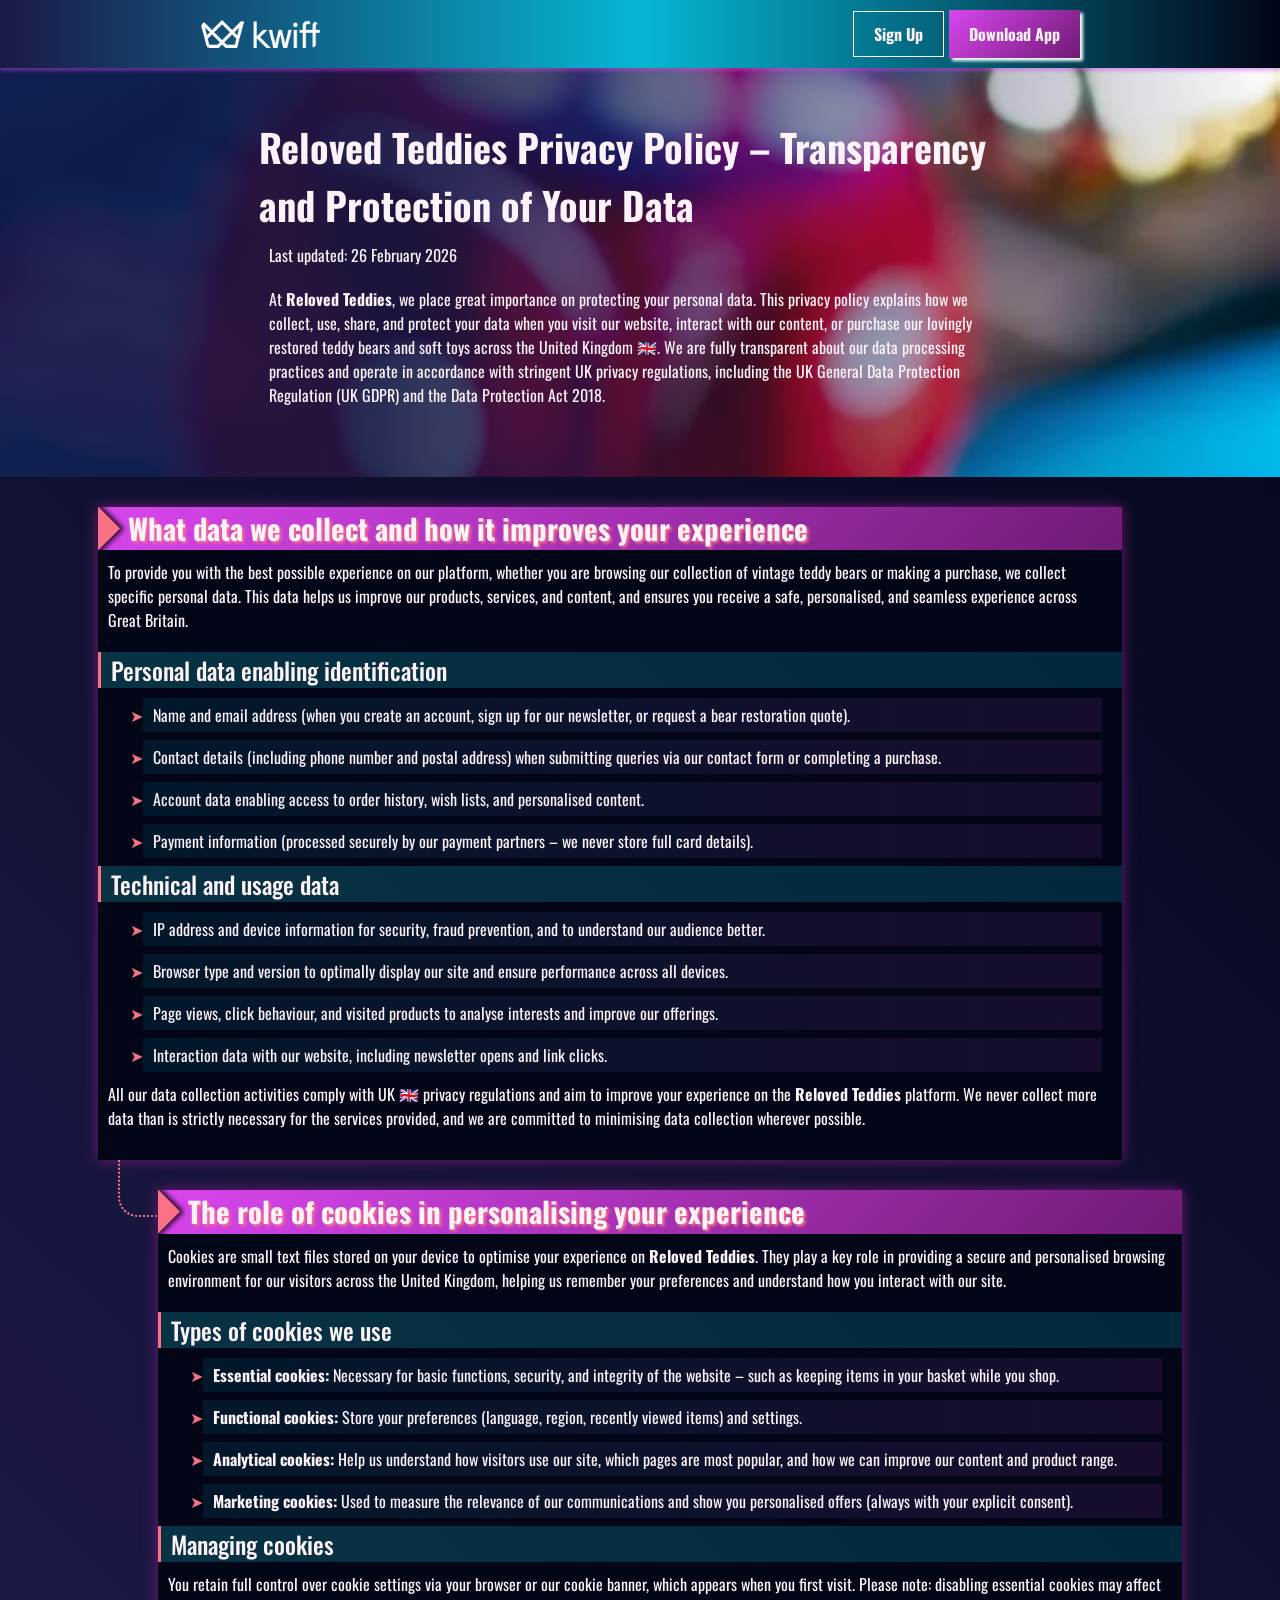
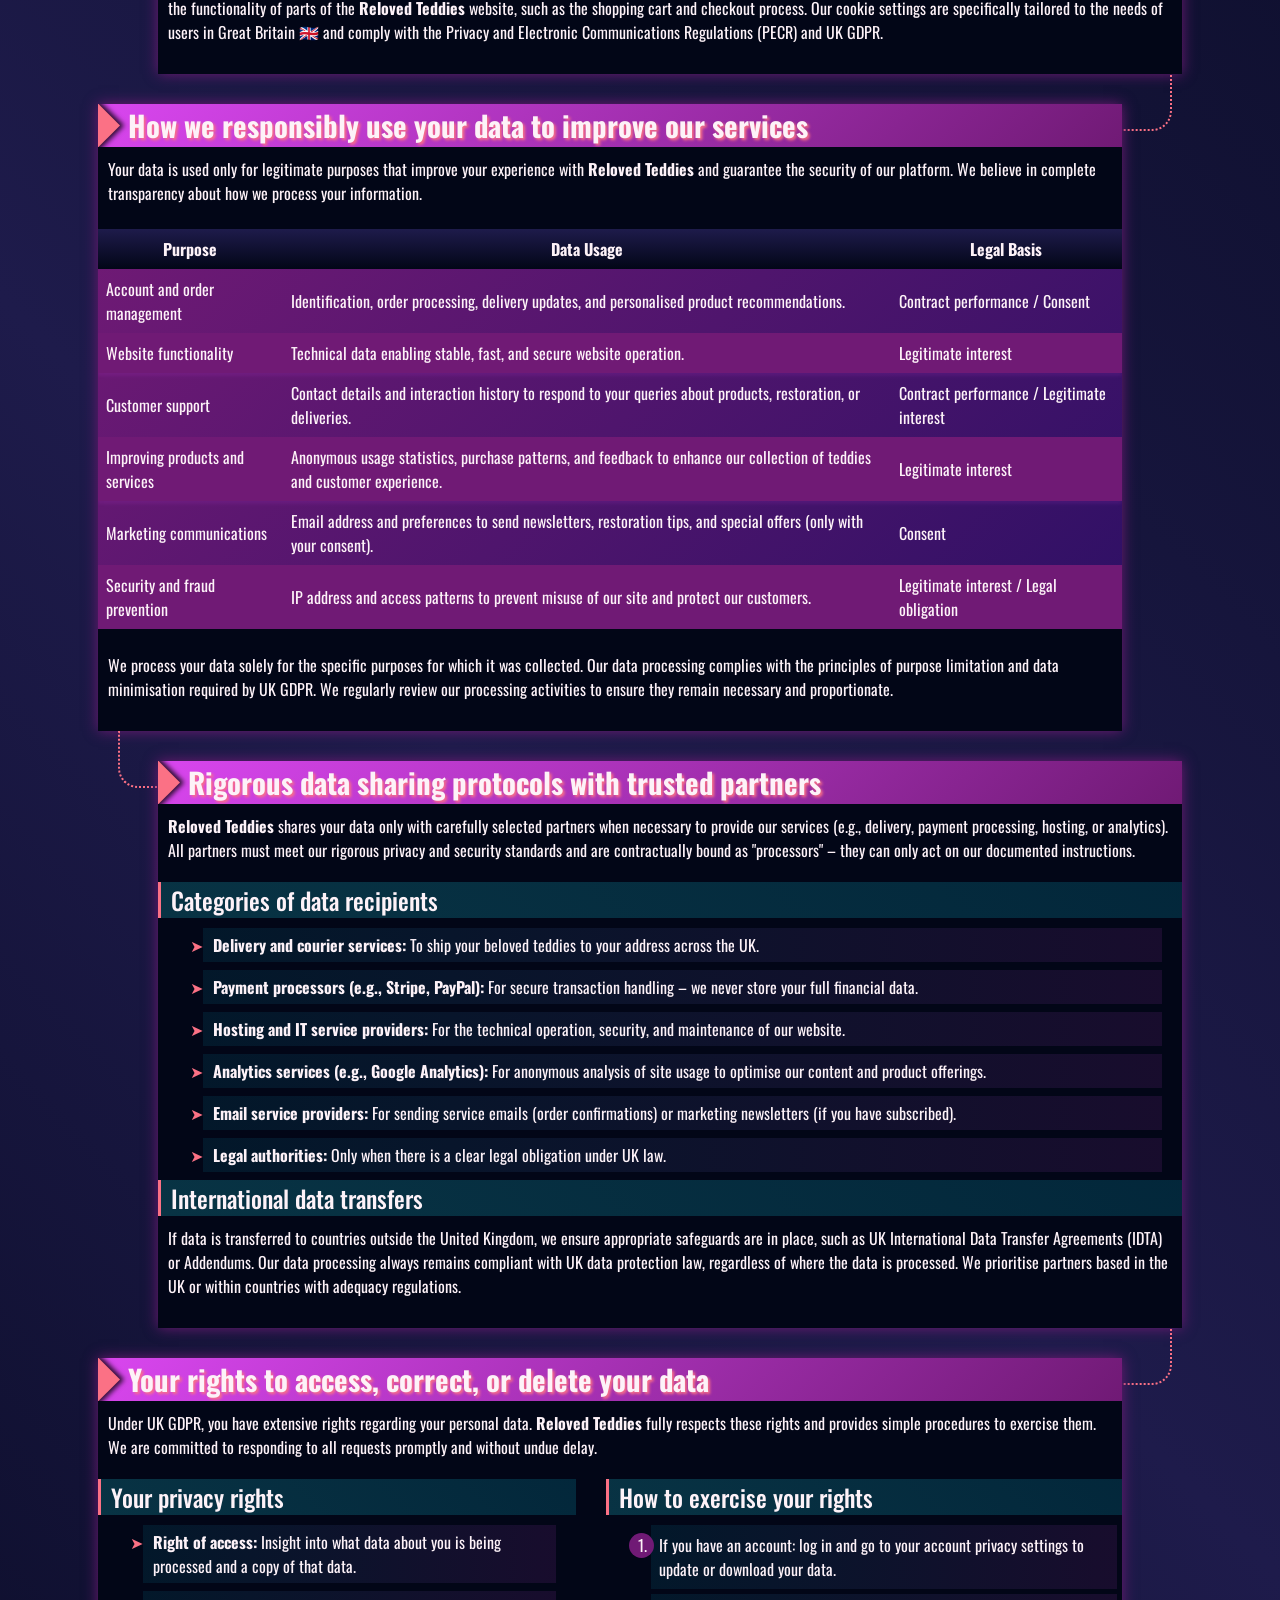
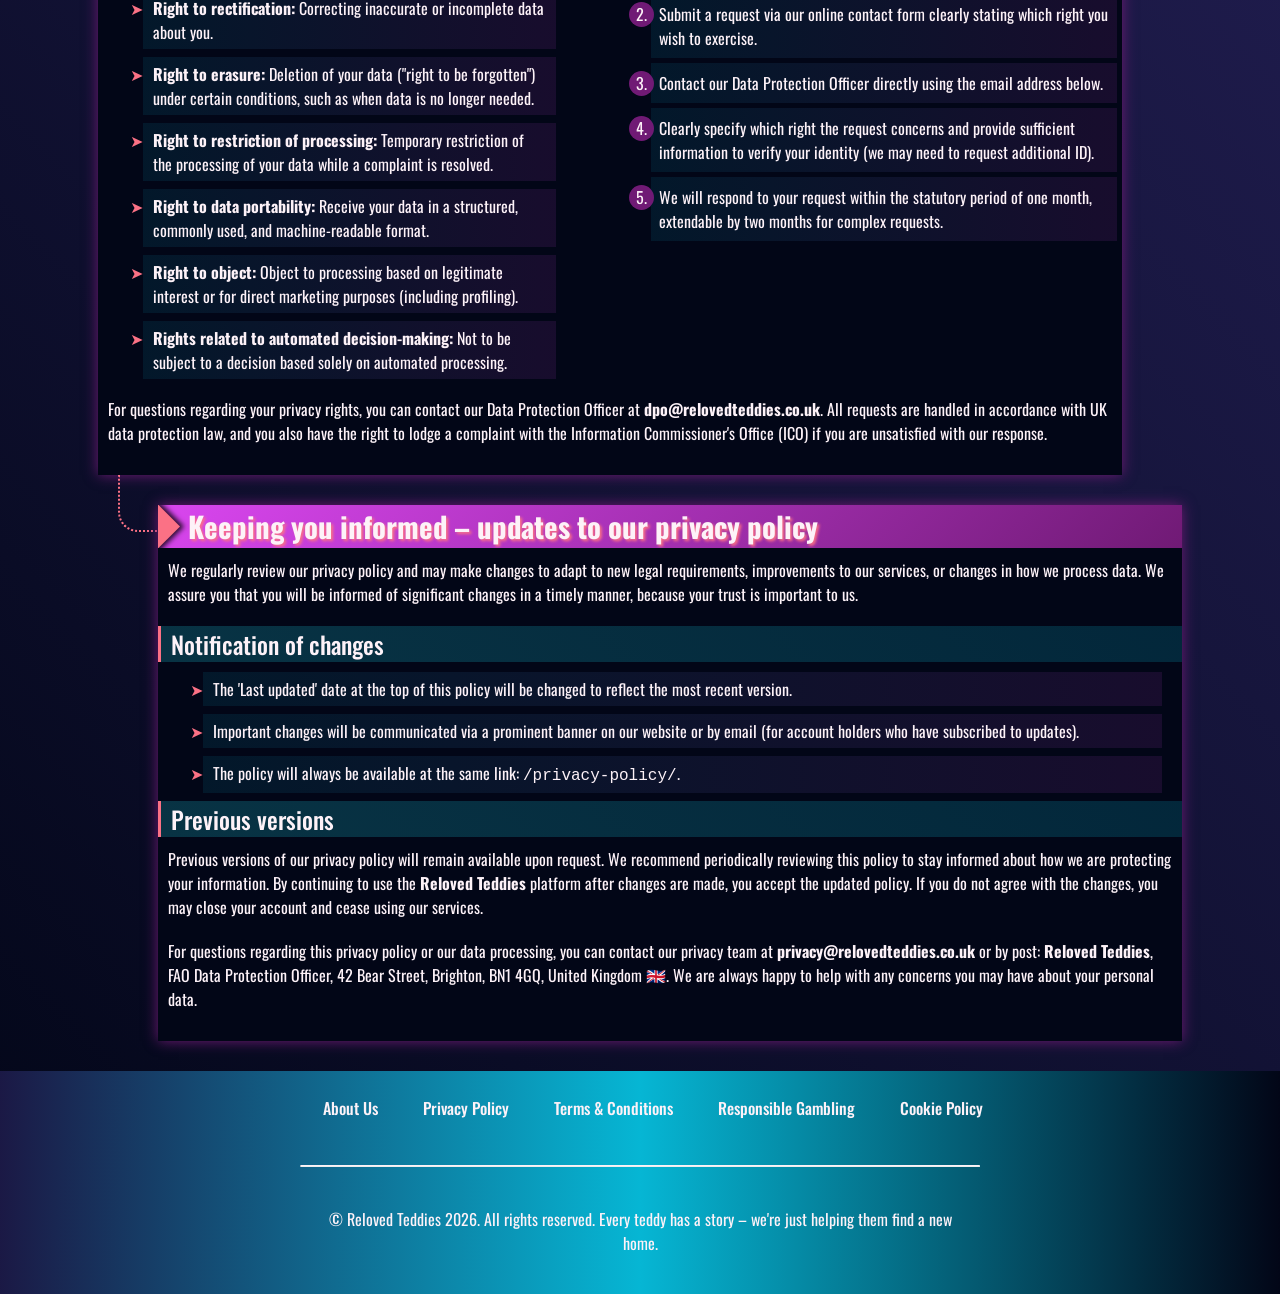
<file: privacy-policy/index.html>
<!DOCTYPE html>
<html lang="en">

<head>
    <meta charset="UTF-8">
    <meta name="viewport" content="width=device-width, initial-scale=1.0">
    <link rel="stylesheet" href="/style.css">
    <link rel="shortcut icon" href="/favicon.ico" type="image/x-icon">
    <title>Reloved Teddies – Privacy Policy - Transparency and Protection of Your Data</title>
    <meta name="description"
        content="Reloved Teddies guarantees full transparency in data processing. Learn how we safely collect, protect, and use your data for a safer and more personalised user experience.">
    <meta name="googlebot" content="index,follow,noarchive">

    <link rel="canonical" href="https://relovedteddies.co.uk/privacy-policy/">

    <meta property="og:type" content="website" />
    <meta property="og:title" content="Reloved Teddies – Privacy Policy - Transparency and Protection of Your Data" />
    <meta property="og:description" content="Reloved Teddies guarantees full transparency in data processing." />
    <meta property="og:url" content="https://relovedteddies.co.uk/privacy-policy/" />
    <meta property="og:site_name" content="Reloved Teddies" />
    <meta property="og:locale" content="en_GB" />

    <script type="application/ld+json">
    {
        "@context": "https://schema.org",
        "@type": "WebPage",
        "name": "Reloved Teddies Privacy Policy",
        "description": "Reloved Teddies privacy policy - transparent data protection for users.",
        "url": "https://relovedteddies.co.uk/privacy-policy/",
        "inLanguage": "en-GB"
    }
    </script>
</head>

<body>

    <header>
        <div class="logo">
            <a href="/"><img src="/img/logo.webp" alt="Reloved Teddies logo" width="140" height="70"></a>
        </div>

        <div class="header-btn">
            <a href="/play/" rel="nofollow" content="noindex" class="h-violet-btn">Sign Up</a>
            <a href="/play/" rel="nofollow" content="noindex" class="h-accent-btn">Download App</a>
        </div>
    </header>

    <main>
        <div class="promo">
            <div class="promo-l">
                <h1>Reloved Teddies Privacy Policy – Transparency and Protection of Your Data</h1>
                <p class="txt">
                    Last updated: 26 February 2026
                </p>
                <p class="txt">
                    At <strong>Reloved Teddies</strong>, we place great importance on protecting your personal data.
                    This privacy policy explains how we collect, use, share, and protect your data when you visit our
                    website, interact with our content, or purchase our lovingly restored teddy bears and soft toys
                    across the United Kingdom 🇬🇧. We are fully transparent about our data processing practices and
                    operate in accordance with stringent UK privacy regulations, including the UK General Data
                    Protection Regulation (UK GDPR) and the Data Protection Act 2018.
                </p>
            </div>
        </div>

        <div class="wrapper">
            <div class="container">
                <div class="container__header">
                    <h2>What data we collect and how it improves your experience</h2>
                </div>
                <p class="txt">
                    To provide you with the best possible experience on our platform, whether you are browsing our
                    collection of vintage teddy bears or making a purchase, we collect specific personal data. This data
                    helps us improve our products, services, and content, and ensures you receive a safe, personalised,
                    and seamless experience across Great Britain.
                </p>

                <h3>Personal data enabling identification</h3>
                <ul>
                    <li>Name and email address (when you create an account, sign up for our newsletter, or request a
                        bear restoration quote).</li>
                    <li>Contact details (including phone number and postal address) when submitting queries via our
                        contact form or completing a purchase.</li>
                    <li>Account data enabling access to order history, wish lists, and personalised content.</li>
                    <li>Payment information (processed securely by our payment partners – we never store full card
                        details).</li>
                </ul>

                <h3>Technical and usage data</h3>
                <ul>
                    <li>IP address and device information for security, fraud prevention, and to understand our audience
                        better.</li>
                    <li>Browser type and version to optimally display our site and ensure performance across all
                        devices.</li>
                    <li>Page views, click behaviour, and visited products to analyse interests and improve our
                        offerings.</li>
                    <li>Interaction data with our website, including newsletter opens and link clicks.</li>
                </ul>

                <p class="txt">
                    All our data collection activities comply with UK 🇬🇧 privacy regulations and aim to improve your
                    experience on the <strong>Reloved Teddies</strong> platform. We never collect more data than is
                    strictly necessary for the services provided, and we are committed to minimising data collection
                    wherever possible.
                </p>
            </div>

            <div class="container">
                <div class="container__header">
                    <h2>The role of cookies in personalising your experience</h2>
                </div>
                <p class="txt">
                    Cookies are small text files stored on your device to optimise your experience on <strong>Reloved
                        Teddies</strong>. They play a key role in providing a secure and personalised browsing
                    environment for our visitors across the United Kingdom, helping us remember your preferences and
                    understand how you interact with our site.
                </p>

                <h3>Types of cookies we use</h3>
                <ul>
                    <li><strong>Essential cookies:</strong> Necessary for basic functions, security, and integrity of
                        the website – such as keeping items in your basket while you shop.</li>
                    <li><strong>Functional cookies:</strong> Store your preferences (language, region, recently viewed
                        items) and settings.</li>
                    <li><strong>Analytical cookies:</strong> Help us understand how visitors use our site, which pages
                        are most popular, and how we can improve our content and product range.</li>
                    <li><strong>Marketing cookies:</strong> Used to measure the relevance of our communications and show
                        you personalised offers (always with your explicit consent).</li>
                </ul>

                <h3>Managing cookies</h3>
                <p class="txt">
                    You retain full control over cookie settings via your browser or our cookie banner, which appears
                    when you first visit. Please note: disabling essential cookies may affect the functionality of parts
                    of the <strong>Reloved Teddies</strong> website, such as the shopping cart and checkout process. Our
                    cookie settings are specifically tailored to the needs of users in Great Britain 🇬🇧 and comply
                    with the Privacy and Electronic Communications Regulations (PECR) and UK GDPR.
                </p>
            </div>

            <div class="container">
                <div class="container__header">
                    <h2>How we responsibly use your data to improve our services</h2>
                </div>
                <p class="txt">
                    Your data is used only for legitimate purposes that improve your experience with <strong>Reloved
                        Teddies</strong> and guarantee the security of our platform. We believe in complete transparency
                    about how we process your information.
                </p>

                <div class="table-wrapper">
                    <table>
                        <thead>
                            <tr>
                                <th>Purpose</th>
                                <th>Data Usage</th>
                                <th>Legal Basis</th>
                            </tr>
                        </thead>
                        <tbody>
                            <tr>
                                <td>Account and order management</td>
                                <td>Identification, order processing, delivery updates, and personalised product
                                    recommendations.</td>
                                <td>Contract performance / Consent</td>
                            </tr>
                            <tr>
                                <td>Website functionality</td>
                                <td>Technical data enabling stable, fast, and secure website operation.</td>
                                <td>Legitimate interest</td>
                            </tr>
                            <tr>
                                <td>Customer support</td>
                                <td>Contact details and interaction history to respond to your queries about products,
                                    restoration, or deliveries.</td>
                                <td>Contract performance / Legitimate interest</td>
                            </tr>
                            <tr>
                                <td>Improving products and services</td>
                                <td>Anonymous usage statistics, purchase patterns, and feedback to enhance our
                                    collection of teddies and customer experience.</td>
                                <td>Legitimate interest</td>
                            </tr>
                            <tr>
                                <td>Marketing communications</td>
                                <td>Email address and preferences to send newsletters, restoration tips, and special
                                    offers (only with your consent).</td>
                                <td>Consent</td>
                            </tr>
                            <tr>
                                <td>Security and fraud prevention</td>
                                <td>IP address and access patterns to prevent misuse of our site and protect our
                                    customers.</td>
                                <td>Legitimate interest / Legal obligation</td>
                            </tr>
                        </tbody>
                    </table>
                </div>

                <p class="txt">
                    We process your data solely for the specific purposes for which it was collected. Our data
                    processing complies with the principles of purpose limitation and data minimisation required by UK
                    GDPR. We regularly review our processing activities to ensure they remain necessary and
                    proportionate.
                </p>
            </div>

            <div class="container">
                <div class="container__header">
                    <h2>Rigorous data sharing protocols with trusted partners</h2>
                </div>
                <p class="txt">
                    <strong>Reloved Teddies</strong> shares your data only with carefully selected partners when
                    necessary to provide our services (e.g., delivery, payment processing, hosting, or analytics). All
                    partners must meet our rigorous privacy and security standards and are contractually bound as
                    "processors" – they can only act on our documented instructions.
                </p>

                <h3>Categories of data recipients</h3>
                <ul>
                    <li><strong>Delivery and courier services:</strong> To ship your beloved teddies to your address
                        across the UK.</li>
                    <li><strong>Payment processors (e.g., Stripe, PayPal):</strong> For secure transaction handling – we
                        never store your full financial data.</li>
                    <li><strong>Hosting and IT service providers:</strong> For the technical operation, security, and
                        maintenance of our website.</li>
                    <li><strong>Analytics services (e.g., Google Analytics):</strong> For anonymous analysis of site
                        usage to optimise our content and product offerings.</li>
                    <li><strong>Email service providers:</strong> For sending service emails (order confirmations) or
                        marketing newsletters (if you have subscribed).</li>
                    <li><strong>Legal authorities:</strong> Only when there is a clear legal obligation under UK law.
                    </li>
                </ul>

                <h3>International data transfers</h3>
                <p class="txt">
                    If data is transferred to countries outside the United Kingdom, we ensure appropriate safeguards are
                    in place, such as UK International Data Transfer Agreements (IDTA) or Addendums. Our data processing
                    always remains compliant with UK data protection law, regardless of where the data is processed. We
                    prioritise partners based in the UK or within countries with adequacy regulations.
                </p>
            </div>

            <div class="container">
                <div class="container__header">
                    <h2>Your rights to access, correct, or delete your data</h2>
                </div>
                <p class="txt">
                    Under UK GDPR, you have extensive rights regarding your personal data. <strong>Reloved
                        Teddies</strong> fully respects these rights and provides simple procedures to exercise them. We
                    are committed to responding to all requests promptly and without undue delay.
                </p>

                <div class="comparison-list">
                    <div>
                        <h3>Your privacy rights</h3>
                        <ul>
                            <li><strong>Right of access:</strong> Insight into what data about you is being processed
                                and a copy of that data.</li>
                            <li><strong>Right to rectification:</strong> Correcting inaccurate or incomplete data about
                                you.</li>
                            <li><strong>Right to erasure:</strong> Deletion of your data ("right to be forgotten") under
                                certain conditions, such as when data is no longer needed.</li>
                            <li><strong>Right to restriction of processing:</strong> Temporary restriction of the
                                processing of your data while a complaint is resolved.</li>
                            <li><strong>Right to data portability:</strong> Receive your data in a structured, commonly
                                used, and machine-readable format.</li>
                            <li><strong>Right to object:</strong> Object to processing based on legitimate interest or
                                for direct marketing purposes (including profiling).</li>
                            <li><strong>Rights related to automated decision-making:</strong> Not to be subject to a
                                decision based solely on automated processing.</li>
                        </ul>
                    </div>

                    <div>
                        <h3>How to exercise your rights</h3>
                        <ol>
                            <li>If you have an account: log in and go to your account privacy settings to update or
                                download your data.</li>
                            <li>Submit a request via our online <a href="/contact/">contact form</a> clearly stating
                                which right you wish to exercise.</li>
                            <li>Contact our Data Protection Officer directly using the email address below.</li>
                            <li>Clearly specify which right the request concerns and provide sufficient information to
                                verify your identity (we may need to request additional ID).</li>
                            <li>We will respond to your request within the statutory period of one month, extendable by
                                two months for complex requests.</li>
                        </ol>
                    </div>
                </div>

                <p class="txt">
                    For questions regarding your privacy rights, you can contact our Data Protection Officer at
                    <strong>dpo@relovedteddies.co.uk</strong>. All requests are handled in accordance with UK data
                    protection law, and you also have the right to lodge a complaint with the Information Commissioner's
                    Office (ICO) if you are unsatisfied with our response.
                </p>
            </div>

            <div class="container">
                <div class="container__header">
                    <h2>Keeping you informed – updates to our privacy policy</h2>
                </div>
                <p class="txt">
                    We regularly review our privacy policy and may make changes to adapt to new legal requirements,
                    improvements to our services, or changes in how we process data. We assure you that you will be
                    informed of significant changes in a timely manner, because your trust is important to us.
                </p>

                <h3>Notification of changes</h3>
                <ul>
                    <li>The 'Last updated' date at the top of this policy will be changed to reflect the most recent
                        version.</li>
                    <li>Important changes will be communicated via a prominent banner on our website or by email (for
                        account holders who have subscribed to updates).</li>
                    <li>The policy will always be available at the same link: <code>/privacy-policy/</code>.</li>
                </ul>

                <h3>Previous versions</h3>
                <p class="txt">
                    Previous versions of our privacy policy will remain available upon request. We recommend
                    periodically reviewing this policy to stay informed about how we are protecting your information. By
                    continuing to use the <strong>Reloved Teddies</strong> platform after changes are made, you accept
                    the updated policy. If you do not agree with the changes, you may close your account and cease using
                    our services.
                </p>

                <p class="txt">
                    For questions regarding this privacy policy or our data processing, you can contact our privacy team
                    at <strong>privacy@relovedteddies.co.uk</strong> or by post: <strong>Reloved Teddies</strong>, FAO
                    Data Protection Officer, 42 Bear Street, Brighton, BN1 4GQ, United Kingdom 🇬🇧. We are always happy
                    to help with any concerns you may have about your personal data.
                </p>
            </div>
        </div>
    </main>

    <footer>
        <ul class="f-nav">
            <li><a href="/about-us/">About Us</a></li>
            <li><a href="/privacy-policy/">Privacy Policy</a></li>
            <li><a href="/terms-and-conditions/">Terms & Conditions</a></li>
            <li><a href="/responsible-gambling/">Responsible Gambling</a></li>
            <li><a href="/cookie-policy/">Cookie Policy</a></li>
        </ul>

        <hr>

        <p class="txt">
            © Reloved Teddies 2026. All rights reserved. Every teddy has a story – we're just helping them find a new
            home.
        </p>
    </footer>
</body>

</html>
</file>
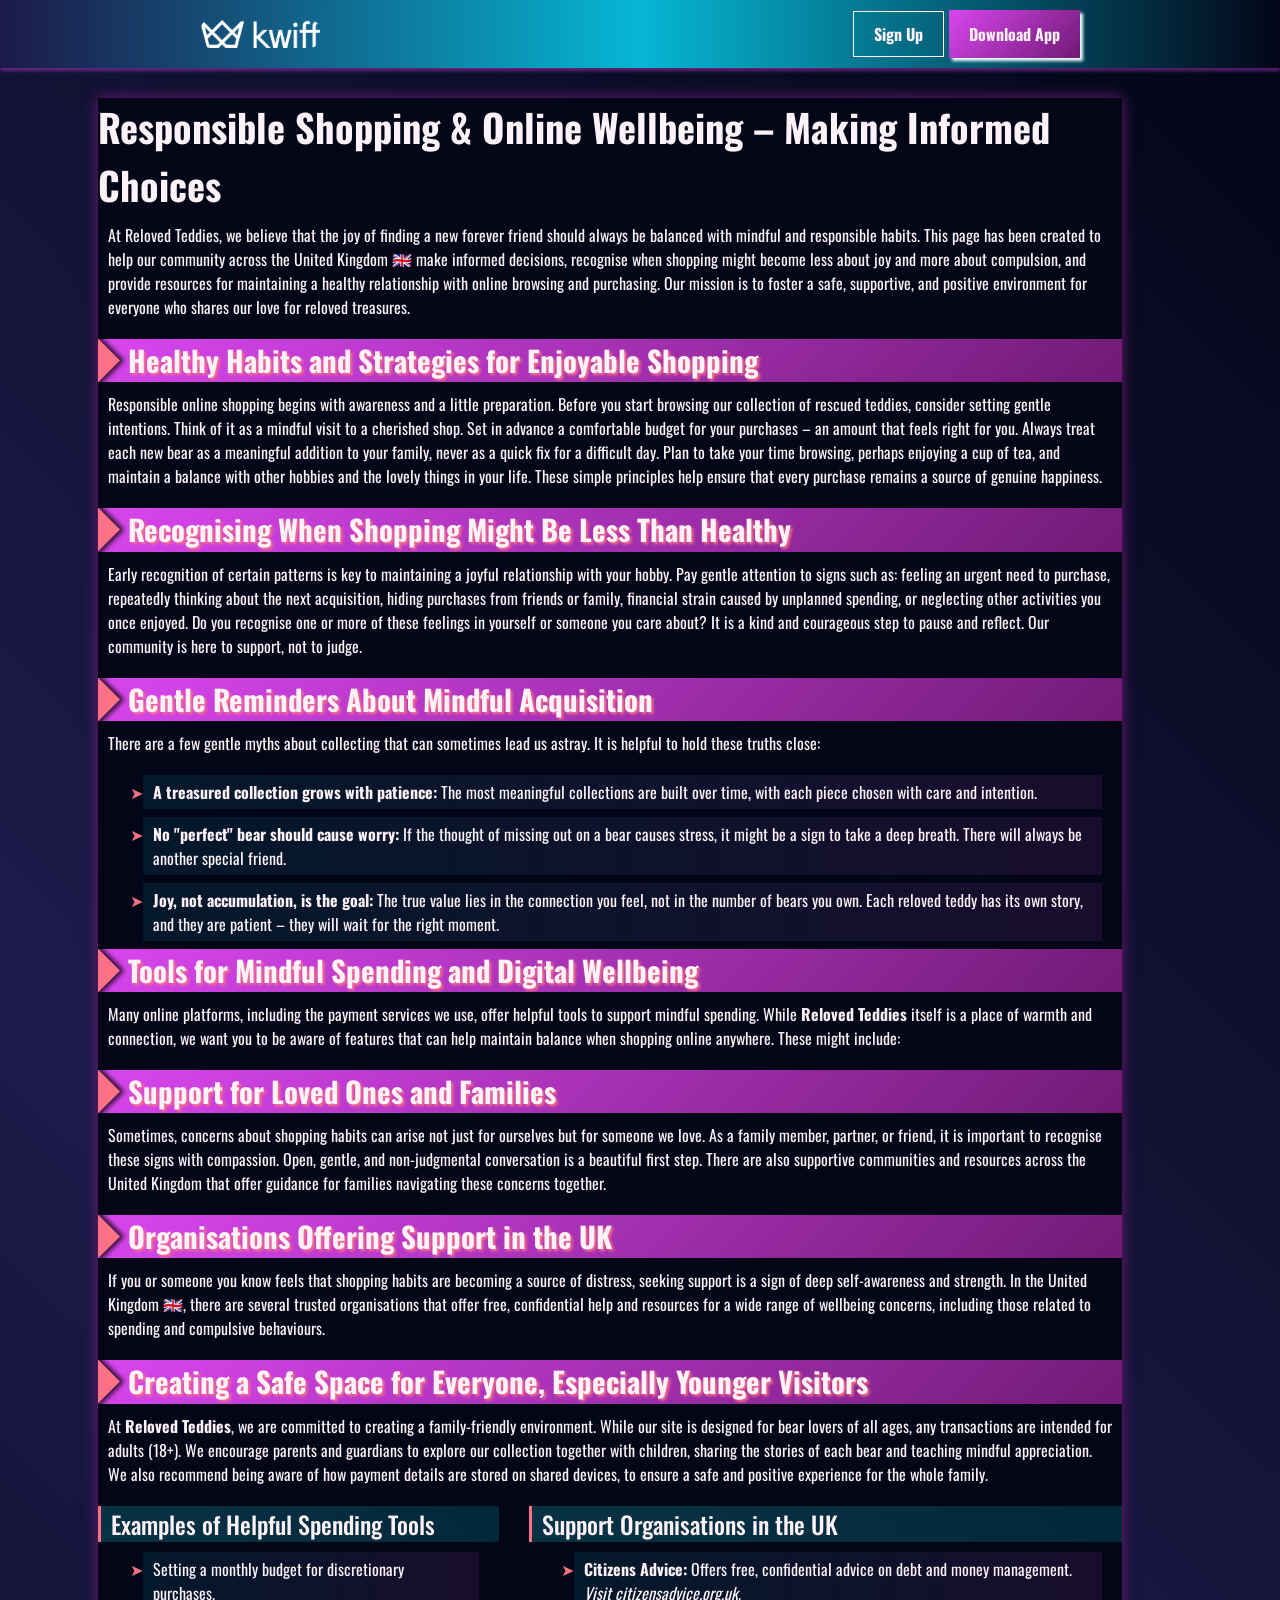
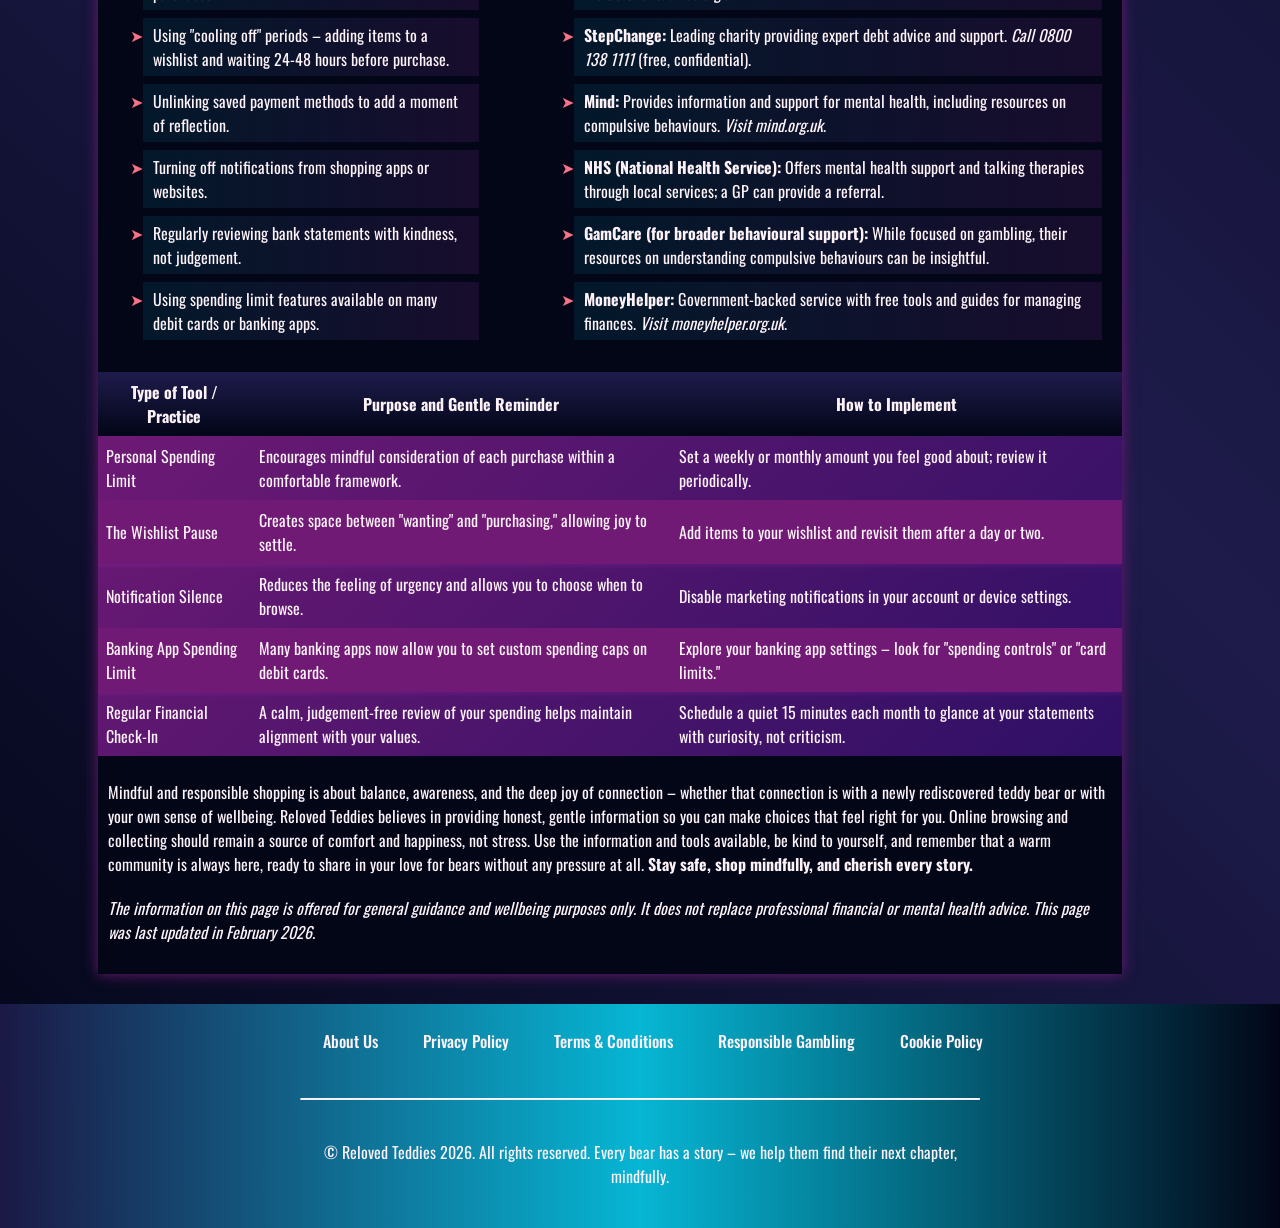
<file: responsible-gambling/index.html>
<!DOCTYPE html>
<html lang="en">

<head>
    <meta charset="UTF-8">
    <meta name="viewport" content="width=device-width, initial-scale=1.0">
    <link rel="stylesheet" href="/style.css">
    <link rel="shortcut icon" href="/favicon.ico" type="image/x-icon">
    <title>Responsible Shopping & Online Safety – Information from Reloved Teddies</title>
    <meta name="description"
        content="Reloved Teddies promotes responsible online shopping and digital wellbeing. Learn to recognise healthy habits, set spending limits, and find support for a balanced and enjoyable experience with our community in the UK.">
    <meta name="googlebot" content="index,follow,noarchive">

    <link rel="canonical" href="https://relovedteddies.co.uk/responsible-gambling/">

    <meta property="og:type" content="website" />
    <meta property="og:title" content="Responsible Shopping & Online Safety – Information from Reloved Teddies" />
    <meta property="og:description"
        content="Reloved Teddies promotes responsible online shopping and digital wellbeing. Learn to recognise healthy habits and find effective tools for a balanced experience." />
    <meta property="og:url" content="https://relovedteddies.co.uk/responsible-gambling/" />
    <meta property="og:site_name" content="Reloved Teddies" />
    <meta property="og:locale" content="en_GB" />

    <meta name="twitter:card" content="summary" />
    <meta name="twitter:title" content="Responsible Shopping – Information from Reloved Teddies" />
    <meta name="twitter:description"
        content="Tips and tools for healthy and conscious online shopping habits, developed by Reloved Teddies for our community." />
</head>

<body>

    <header>
        <div class="logo">
            <a href="/"><img src="/img/logo.webp" alt="Reloved Teddies logo" width="140" height="70"></a>
        </div>

        <div class="header-btn">
            <a href="/play/" rel="nofollow" content="noindex" class="h-violet-btn">Sign Up</a>
            <a href="/play/" rel="nofollow" content="noindex" class="h-accent-btn">Download App</a>
        </div>
    </header>

    <main>
        <div class="wrapper">
            <div class="container">
                <h1>Responsible Shopping & Online Wellbeing – Making Informed Choices</h1>
                <p class="txt">
                    At Reloved Teddies, we believe that the joy of finding a new forever friend should always be
                    balanced with mindful and responsible habits. This page has been created to help our community
                    across the United Kingdom 🇬🇧 make informed decisions, recognise when shopping might become less
                    about joy and more about compulsion, and provide resources for maintaining a healthy relationship
                    with online browsing and purchasing. Our mission is to foster a safe, supportive, and positive
                    environment for everyone who shares our love for reloved treasures.
                </p>

                <div class="container__header">
                    <h2>Healthy Habits and Strategies for Enjoyable Shopping</h2>
                </div>
                <p class="txt">
                    Responsible online shopping begins with awareness and a little preparation. Before you start
                    browsing our collection of rescued teddies, consider setting gentle intentions. Think of it as a
                    mindful visit to a cherished shop. Set in advance a comfortable budget for your purchases – an
                    amount that feels right for you. Always treat each new bear as a meaningful addition to your family,
                    never as a quick fix for a difficult day. Plan to take your time browsing, perhaps enjoying a cup of
                    tea, and maintain a balance with other hobbies and the lovely things in your life. These simple
                    principles help ensure that every purchase remains a source of genuine happiness.
                </p>

                <div class="container__header">
                    <h2>Recognising When Shopping Might Be Less Than Healthy</h2>
                </div>
                <p class="txt">
                    Early recognition of certain patterns is key to maintaining a joyful relationship with your hobby.
                    Pay gentle attention to signs such as: feeling an urgent need to purchase, repeatedly thinking about
                    the next acquisition, hiding purchases from friends or family, financial strain caused by unplanned
                    spending, or neglecting other activities you once enjoyed. Do you recognise one or more of these
                    feelings in yourself or someone you care about? It is a kind and courageous step to pause and
                    reflect. Our community is here to support, not to judge.
                </p>

                <div class="container__header">
                    <h2>Gentle Reminders About Mindful Acquisition</h2>
                </div>
                <p class="txt">
                    There are a few gentle myths about collecting that can sometimes lead us astray. It is helpful to
                    hold these truths close:
                <ul>
                    <li><strong>A treasured collection grows with patience:</strong> The most meaningful collections are
                        built over time, with each piece chosen with care and intention.</li>
                    <li><strong>No "perfect" bear should cause worry:</strong> If the thought of missing out on a bear
                        causes stress, it might be a sign to take a deep breath. There will always be another special
                        friend.</li>
                    <li><strong>Joy, not accumulation, is the goal:</strong> The true value lies in the connection you
                        feel, not in the number of bears you own. Each reloved teddy has its own story, and they are
                        patient – they will wait for the right moment.</li>
                </ul>
                </p>

                <div class="container__header">
                    <h2>Tools for Mindful Spending and Digital Wellbeing</h2>
                </div>
                <p class="txt">
                    Many online platforms, including the payment services we use, offer helpful tools to support mindful
                    spending. While <strong>Reloved Teddies</strong> itself is a place of warmth and connection, we want
                    you to be aware of features that can help maintain balance when shopping online anywhere. These
                    might include:
                </p>

                <div class="container__header">
                    <h2>Support for Loved Ones and Families</h2>
                </div>
                <p class="txt">
                    Sometimes, concerns about shopping habits can arise not just for ourselves but for someone we love.
                    As a family member, partner, or friend, it is important to recognise these signs with compassion.
                    Open, gentle, and non-judgmental conversation is a beautiful first step. There are also supportive
                    communities and resources across the United Kingdom that offer guidance for families navigating
                    these concerns together.
                </p>

                <div class="container__header">
                    <h2>Organisations Offering Support in the UK</h2>
                </div>
                <p class="txt">
                    If you or someone you know feels that shopping habits are becoming a source of distress, seeking
                    support is a sign of deep self-awareness and strength. In the United Kingdom 🇬🇧, there are several
                    trusted organisations that offer free, confidential help and resources for a wide range of wellbeing
                    concerns, including those related to spending and compulsive behaviours.
                </p>

                <div class="container__header">
                    <h2>Creating a Safe Space for Everyone, Especially Younger Visitors</h2>
                </div>
                <p class="txt">
                    At <strong>Reloved Teddies</strong>, we are committed to creating a family-friendly environment.
                    While our site is designed for bear lovers of all ages, any transactions are intended for adults
                    (18+). We encourage parents and guardians to explore our collection together with children, sharing
                    the stories of each bear and teaching mindful appreciation. We also recommend being aware of how
                    payment details are stored on shared devices, to ensure a safe and positive experience for the whole
                    family.
                </p>

                <div class="comparison-list">
                    <div>
                        <h3>Examples of Helpful Spending Tools</h3>
                        <ul>
                            <li>Setting a monthly budget for discretionary purchases.</li>
                            <li>Using "cooling off" periods – adding items to a wishlist and waiting 24-48 hours before
                                purchase.</li>
                            <li>Unlinking saved payment methods to add a moment of reflection.</li>
                            <li>Turning off notifications from shopping apps or websites.</li>
                            <li>Regularly reviewing bank statements with kindness, not judgement.</li>
                            <li>Using spending limit features available on many debit cards or banking apps.</li>
                        </ul>
                    </div>

                    <div>
                        <h3>Support Organisations in the UK</h3>
                        <ul>
                            <li><strong>Citizens Advice:</strong> Offers free, confidential advice on debt and money
                                management.
                                <em>Visit citizensadvice.org.uk</em>.
                            </li>
                            <li><strong>StepChange:</strong> Leading charity providing expert debt advice and support.
                                <em>Call 0800 138 1111</em> (free, confidential).
                            </li>
                            <li><strong>Mind:</strong> Provides information and support for mental health, including
                                resources on compulsive behaviours.
                                <em>Visit mind.org.uk</em>.
                            </li>
                            <li><strong>NHS (National Health Service):</strong> Offers mental health support and talking
                                therapies through local services; a GP can provide a referral.</li>
                            <li><strong>GamCare (for broader behavioural support):</strong> While focused on gambling,
                                their resources on understanding compulsive behaviours can be insightful.</li>
                            <li><strong>MoneyHelper:</strong> Government-backed service with free tools and guides for
                                managing finances.
                                <em>Visit moneyhelper.org.uk</em>.
                            </li>
                        </ul>
                    </div>
                </div>

                <div class="table-wrapper">
                    <table>
                        <thead>
                            <tr>
                                <th>Type of Tool / Practice</th>
                                <th>Purpose and Gentle Reminder</th>
                                <th>How to Implement</th>
                            </tr>
                        </thead>
                        <tbody>
                            <tr>
                                <td>Personal Spending Limit</td>
                                <td>Encourages mindful consideration of each purchase within a comfortable framework.
                                </td>
                                <td>Set a weekly or monthly amount you feel good about; review it periodically.</td>
                            </tr>
                            <tr>
                                <td>The Wishlist Pause</td>
                                <td>Creates space between "wanting" and "purchasing," allowing joy to settle.</td>
                                <td>Add items to your wishlist and revisit them after a day or two.</td>
                            </tr>
                            <tr>
                                <td>Notification Silence</td>
                                <td>Reduces the feeling of urgency and allows you to choose when to browse.</td>
                                <td>Disable marketing notifications in your account or device settings.</td>
                            </tr>
                            <tr>
                                <td>Banking App Spending Limit</td>
                                <td>Many banking apps now allow you to set custom spending caps on debit cards.</td>
                                <td>Explore your banking app settings – look for "spending controls" or "card limits."
                                </td>
                            </tr>
                            <tr>
                                <td>Regular Financial Check-In</td>
                                <td>A calm, judgement-free review of your spending helps maintain alignment with your
                                    values.</td>
                                <td>Schedule a quiet 15 minutes each month to glance at your statements with curiosity,
                                    not criticism.</td>
                            </tr>
                        </tbody>
                    </table>
                </div>

                <p class="txt">
                    Mindful and responsible shopping is about balance, awareness, and the deep joy of connection –
                    whether that connection is with a newly rediscovered teddy bear or with your own sense of wellbeing.
                    Reloved Teddies believes in providing honest, gentle information so you can make choices that feel
                    right for you. Online browsing and collecting should remain a source of comfort and happiness, not
                    stress. Use the information and tools available, be kind to yourself, and remember that a warm
                    community is always here, ready to share in your love for bears without any pressure at all.
                    <strong>Stay safe, shop mindfully, and cherish every story.</strong>
                </p>
                <p class="txt"><em>The information on this page is offered for general guidance and wellbeing purposes
                        only. It does not replace professional financial or mental health advice. This page was last
                        updated in February 2026.</em></p>
            </div>
        </div>
    </main>

    <footer>
        <ul class="f-nav">
            <li>
                <a href="/about-us/">About Us</a>
            </li>
            <li>
                <a href="/privacy-policy/">Privacy Policy</a>
            </li>
            <li>
                <a href="/terms-and-conditions/">Terms & Conditions</a>
            </li>
            <li>
                <a href="/responsible-gambling/">Responsible Gambling</a>
            </li>
            <li>
                <a href="/cookie-policy/">Cookie Policy</a>
            </li>
        </ul>

        <hr>

        <p class="txt">
            © Reloved Teddies 2026. All rights reserved. Every bear has a story – we help them find their next chapter,
            mindfully.
        </p>
    </footer>
</body>

</html>
</file>
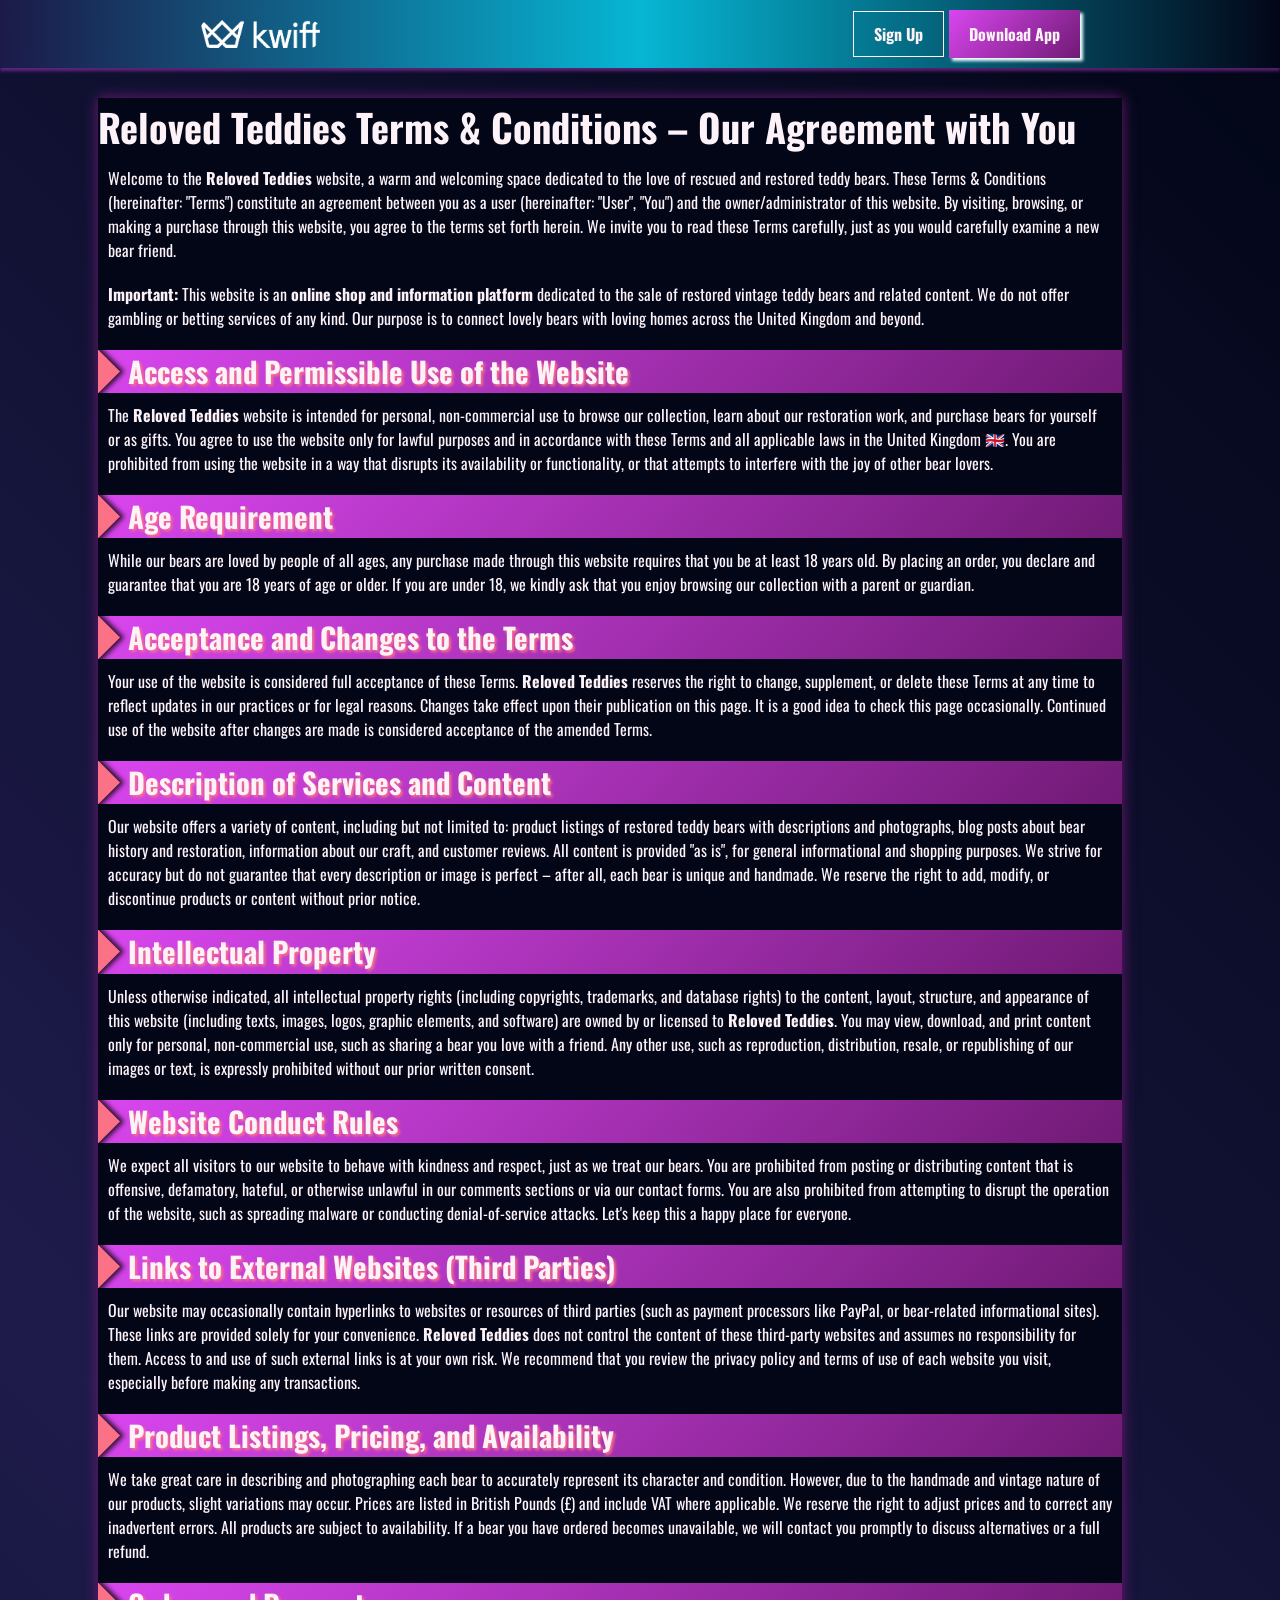
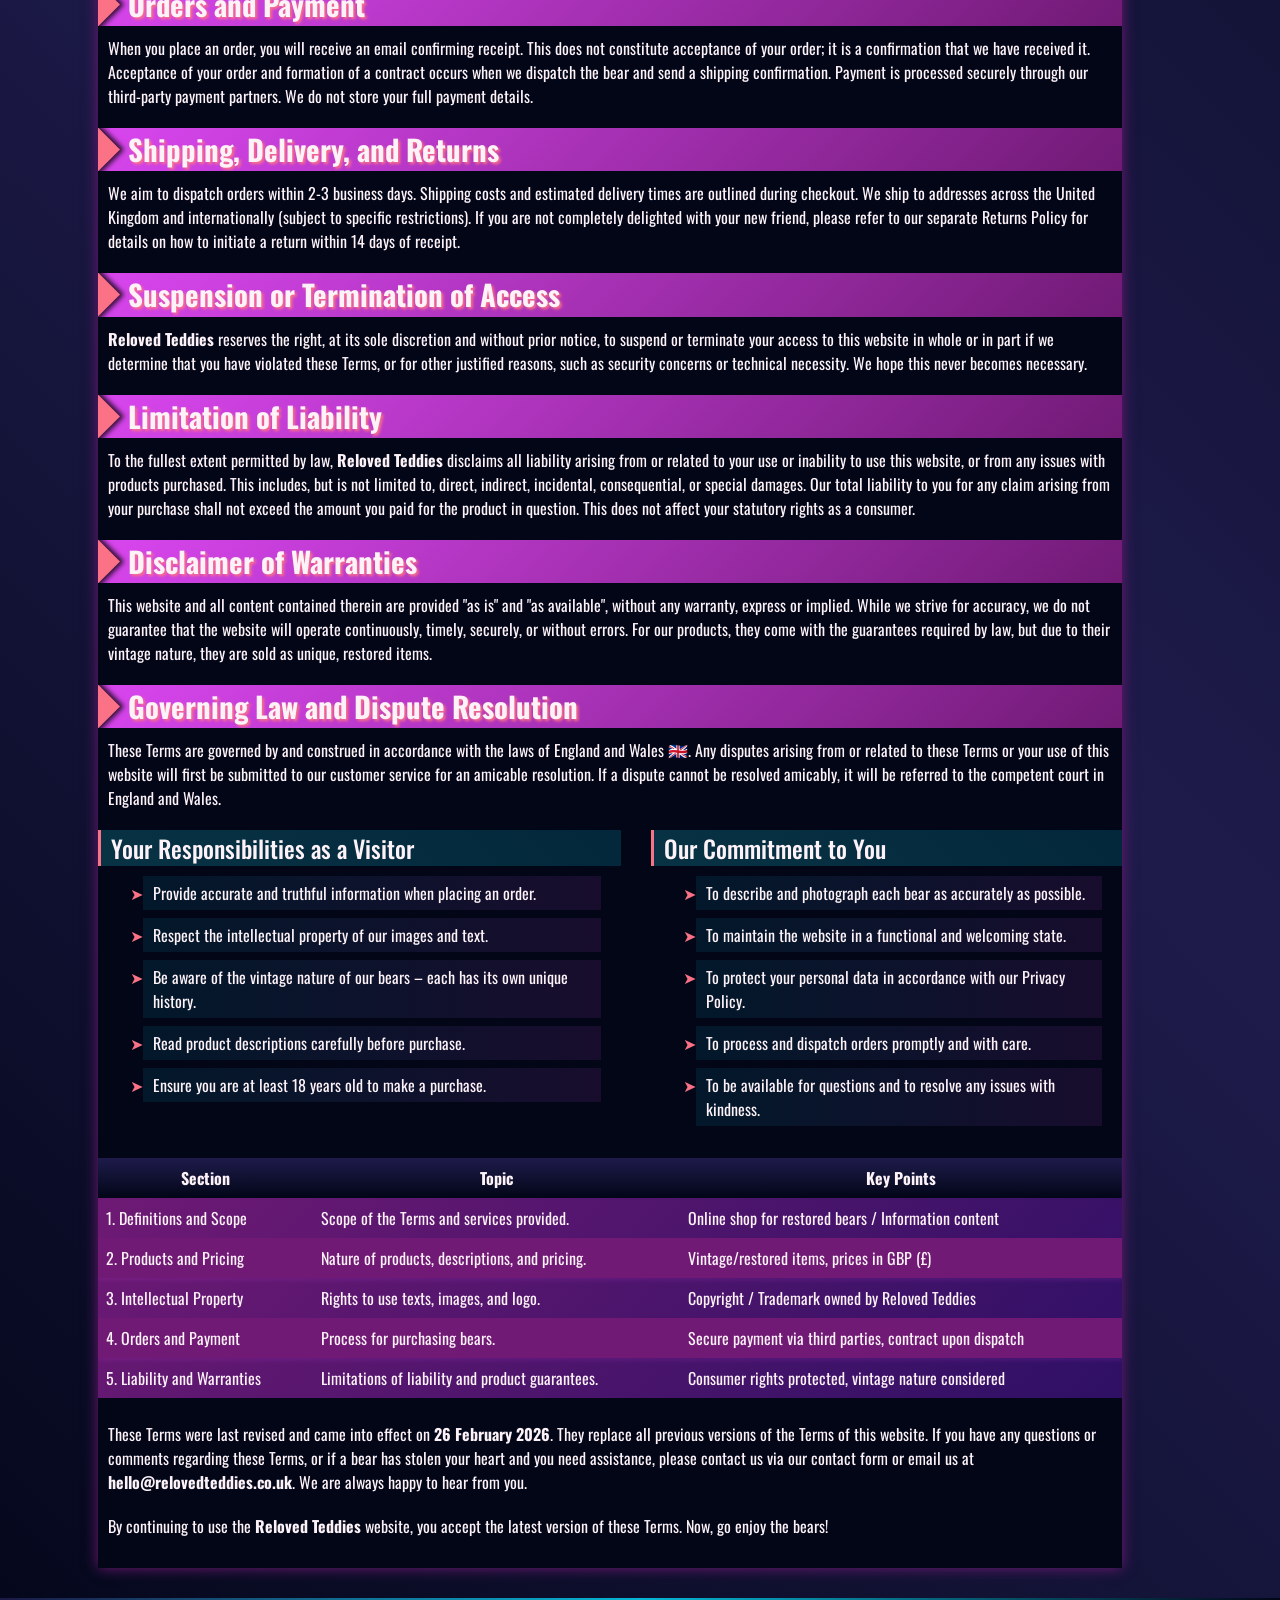
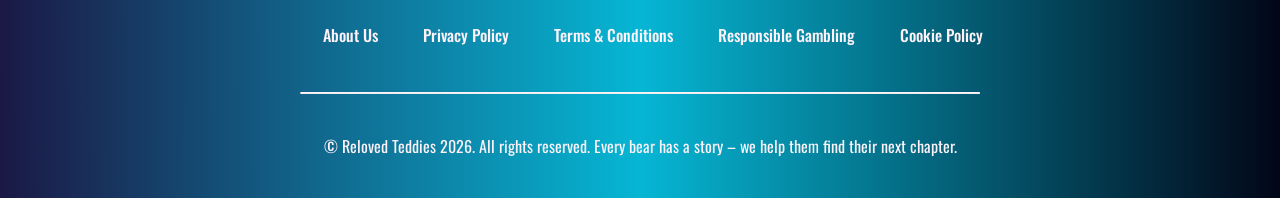
<file: terms-and-conditions/index.html>
<!DOCTYPE html>
<html lang="en">

<head>
    <meta charset="UTF-8">
    <meta name="viewport" content="width=device-width, initial-scale=1.0">
    <link rel="stylesheet" href="/style.css">
    <link rel="shortcut icon" href="/favicon.ico" type="image/x-icon">
    <title>Terms & Conditions – Reloved Teddies</title>
    <meta name="description"
        content="By using the Reloved Teddies website, you accept these Terms & Conditions, which define our services, describe your rights, and promote responsible and enjoyable use of our platform.">
    <meta name="googlebot" content="index,follow,noarchive">

    <link rel="canonical" href="https://relovedteddies.co.uk/terms-and-conditions/">

    <meta property="og:type" content="website" />
    <meta property="og:title" content="Terms & Conditions – Reloved Teddies" />
    <meta property="og:description"
        content="Review the Terms & Conditions of the Reloved Teddies website for a clear understanding of the scope of services provided." />
    <meta property="og:url" content="https://relovedteddies.co.uk/terms-and-conditions/" />
    <meta property="og:site_name" content="Reloved Teddies" />
    <meta property="og:locale" content="en_GB" />

    <meta name="twitter:card" content="summary" />
    <meta name="twitter:title" content="Terms & Conditions - Reloved Teddies" />
    <meta name="twitter:description" content="Official terms of use for the Reloved Teddies website." />
</head>

<body>

    <header>
        <div class="logo">
            <a href="/"><img src="/img/logo.webp" alt="Reloved Teddies logo" width="140" height="70"></a>
        </div>

        <div class="header-btn">
            <a href="/play/" rel="nofollow" content="noindex" class="h-violet-btn">Sign Up</a>
            <a href="/play/" rel="nofollow" content="noindex" class="h-accent-btn">Download App</a>
        </div>
    </header>

    <main>
        <div class="wrapper">
            <div class="container">
                <h1>Reloved Teddies Terms & Conditions – Our Agreement with You</h1>
                <p class="txt">
                    Welcome to the <strong>Reloved Teddies</strong> website, a warm and welcoming space dedicated to the
                    love of rescued and restored teddy bears. These Terms & Conditions (hereinafter: "Terms") constitute
                    an agreement between you as a user (hereinafter: "User", "You") and the owner/administrator of this
                    website. By visiting, browsing, or making a purchase through this website, you agree to the terms
                    set forth herein. We invite you to read these Terms carefully, just as you would carefully examine a
                    new bear friend.
                </p>
                <p class="txt">
                    <strong>Important:</strong> This website is an <strong>online shop and information platform</strong>
                    dedicated to the sale of restored vintage teddy bears and related content. We do not offer gambling
                    or betting services of any kind. Our purpose is to connect lovely bears with loving homes across the
                    United Kingdom and beyond.
                </p>

                <div class="container__header">
                    <h2>Access and Permissible Use of the Website</h2>
                </div>
                <p class="txt">
                    The <strong>Reloved Teddies</strong> website is intended for personal, non-commercial use to browse
                    our collection, learn about our restoration work, and purchase bears for yourself or as gifts. You
                    agree to use the website only for lawful purposes and in accordance with these Terms and all
                    applicable laws in the United Kingdom 🇬🇧. You are prohibited from using the website in a way that
                    disrupts its availability or functionality, or that attempts to interfere with the joy of other bear
                    lovers.
                </p>

                <div class="container__header">
                    <h2>Age Requirement</h2>
                </div>
                <p class="txt">
                    While our bears are loved by people of all ages, any purchase made through this website requires
                    that you be at least 18 years old. By placing an order, you declare and guarantee that you are 18
                    years of age or older. If you are under 18, we kindly ask that you enjoy browsing our collection
                    with a parent or guardian.
                </p>

                <div class="container__header">
                    <h2>Acceptance and Changes to the Terms</h2>
                </div>
                <p class="txt">
                    Your use of the website is considered full acceptance of these Terms. <strong>Reloved
                        Teddies</strong> reserves the right to change, supplement, or delete these Terms at any time to
                    reflect updates in our practices or for legal reasons. Changes take effect upon their publication on
                    this page. It is a good idea to check this page occasionally. Continued use of the website after
                    changes are made is considered acceptance of the amended Terms.
                </p>

                <div class="container__header">
                    <h2>Description of Services and Content</h2>
                </div>
                <p class="txt">
                    Our website offers a variety of content, including but not limited to: product listings of restored
                    teddy bears with descriptions and photographs, blog posts about bear history and restoration,
                    information about our craft, and customer reviews. All content is provided "as is", for general
                    informational and shopping purposes. We strive for accuracy but do not guarantee that every
                    description or image is perfect – after all, each bear is unique and handmade. We reserve the right
                    to add, modify, or discontinue products or content without prior notice.
                </p>

                <div class="container__header">
                    <h2>Intellectual Property</h2>
                </div>
                <p class="txt">
                    Unless otherwise indicated, all intellectual property rights (including copyrights, trademarks, and
                    database rights) to the content, layout, structure, and appearance of this website (including texts,
                    images, logos, graphic elements, and software) are owned by or licensed to <strong>Reloved
                        Teddies</strong>. You may view, download, and print content only for personal, non-commercial
                    use, such as sharing a bear you love with a friend. Any other use, such as reproduction,
                    distribution, resale, or republishing of our images or text, is expressly prohibited without our
                    prior written consent.
                </p>

                <div class="container__header">
                    <h2>Website Conduct Rules</h2>
                </div>
                <p class="txt">
                    We expect all visitors to our website to behave with kindness and respect, just as we treat our
                    bears. You are prohibited from posting or distributing content that is offensive, defamatory,
                    hateful, or otherwise unlawful in our comments sections or via our contact forms. You are also
                    prohibited from attempting to disrupt the operation of the website, such as spreading malware or
                    conducting denial-of-service attacks. Let's keep this a happy place for everyone.
                </p>

                <div class="container__header">
                    <h2>Links to External Websites (Third Parties)</h2>
                </div>
                <p class="txt">
                    Our website may occasionally contain hyperlinks to websites or resources of third parties (such as
                    payment processors like PayPal, or bear-related informational sites). These links are provided
                    solely for your convenience.
                    <strong>Reloved Teddies</strong> does not control the content of these third-party websites and
                    assumes no responsibility for them. Access to and use of such external links is at your own risk. We
                    recommend that you review the privacy policy and terms of use of each website you visit, especially
                    before making any transactions.
                </p>

                <div class="container__header">
                    <h2>Product Listings, Pricing, and Availability</h2>
                </div>
                <p class="txt">
                    We take great care in describing and photographing each bear to accurately represent its character
                    and condition. However, due to the handmade and vintage nature of our products, slight variations
                    may occur. Prices are listed in British Pounds (£) and include VAT where applicable. We reserve the
                    right to adjust prices and to correct any inadvertent errors. All products are subject to
                    availability. If a bear you have ordered becomes unavailable, we will contact you promptly to
                    discuss alternatives or a full refund.
                </p>

                <div class="container__header">
                    <h2>Orders and Payment</h2>
                </div>
                <p class="txt">
                    When you place an order, you will receive an email confirming receipt. This does not constitute
                    acceptance of your order; it is a confirmation that we have received it. Acceptance of your order
                    and formation of a contract occurs when we dispatch the bear and send a shipping confirmation.
                    Payment is processed securely through our third-party payment partners. We do not store your full
                    payment details.
                </p>

                <div class="container__header">
                    <h2>Shipping, Delivery, and Returns</h2>
                </div>
                <p class="txt">
                    We aim to dispatch orders within 2-3 business days. Shipping costs and estimated delivery times are
                    outlined during checkout. We ship to addresses across the United Kingdom and internationally
                    (subject to specific restrictions). If you are not completely delighted with your new friend, please
                    refer to our separate Returns Policy for details on how to initiate a return within 14 days of
                    receipt.
                </p>

                <div class="container__header">
                    <h2>Suspension or Termination of Access</h2>
                </div>
                <p class="txt">
                    <strong>Reloved Teddies</strong> reserves the right, at its sole discretion and without prior
                    notice, to suspend or terminate your access to this website in whole or in part if we determine that
                    you have violated these Terms, or for other justified reasons, such as security concerns or
                    technical necessity. We hope this never becomes necessary.
                </p>

                <div class="container__header">
                    <h2>Limitation of Liability</h2>
                </div>
                <p class="txt">
                    To the fullest extent permitted by law, <strong>Reloved Teddies</strong> disclaims all liability
                    arising from or related to your use or inability to use this website, or from any issues with
                    products purchased. This includes, but is not limited to, direct, indirect, incidental,
                    consequential, or special damages. Our total liability to you for any claim arising from your
                    purchase shall not exceed the amount you paid for the product in question. This does not affect your
                    statutory rights as a consumer.
                </p>

                <div class="container__header">
                    <h2>Disclaimer of Warranties</h2>
                </div>
                <p class="txt">
                    This website and all content contained therein are provided "as is" and "as available", without any
                    warranty, express or implied. While we strive for accuracy, we do not guarantee that the website
                    will operate continuously, timely, securely, or without errors. For our products, they come with the
                    guarantees required by law, but due to their vintage nature, they are sold as unique, restored
                    items.
                </p>

                <div class="container__header">
                    <h2>Governing Law and Dispute Resolution</h2>
                </div>
                <p class="txt">
                    These Terms are governed by and construed in accordance with the laws of England and Wales 🇬🇧. Any
                    disputes arising from or related to these Terms or your use of this website will first be submitted
                    to our customer service for an amicable resolution. If a dispute cannot be resolved amicably, it
                    will be referred to the competent court in England and Wales.
                </p>

                <div class="comparison-list">
                    <div>
                        <h3>Your Responsibilities as a Visitor</h3>
                        <ul>
                            <li>Provide accurate and truthful information when placing an order.</li>
                            <li>Respect the intellectual property of our images and text.</li>
                            <li>Be aware of the vintage nature of our bears – each has its own unique history.</li>
                            <li>Read product descriptions carefully before purchase.</li>
                            <li>Ensure you are at least 18 years old to make a purchase.</li>
                        </ul>
                    </div>

                    <div>
                        <h3>Our Commitment to You</h3>
                        <ul>
                            <li>To describe and photograph each bear as accurately as possible.</li>
                            <li>To maintain the website in a functional and welcoming state.</li>
                            <li>To protect your personal data in accordance with our Privacy Policy.</li>
                            <li>To process and dispatch orders promptly and with care.</li>
                            <li>To be available for questions and to resolve any issues with kindness.</li>
                        </ul>
                    </div>
                </div>

                <div class="table-wrapper">
                    <table>
                        <thead>
                            <tr>
                                <th>Section</th>
                                <th>Topic</th>
                                <th>Key Points</th>
                            </tr>
                        </thead>
                        <tbody>
                            <tr>
                                <td>1. Definitions and Scope</td>
                                <td>Scope of the Terms and services provided.</td>
                                <td>Online shop for restored bears / Information content</td>
                            </tr>
                            <tr>
                                <td>2. Products and Pricing</td>
                                <td>Nature of products, descriptions, and pricing.</td>
                                <td>Vintage/restored items, prices in GBP (£)</td>
                            </tr>
                            <tr>
                                <td>3. Intellectual Property</td>
                                <td>Rights to use texts, images, and logo.</td>
                                <td>Copyright / Trademark owned by Reloved Teddies</td>
                            </tr>
                            <tr>
                                <td>4. Orders and Payment</td>
                                <td>Process for purchasing bears.</td>
                                <td>Secure payment via third parties, contract upon dispatch</td>
                            </tr>
                            <tr>
                                <td>5. Liability and Warranties</td>
                                <td>Limitations of liability and product guarantees.</td>
                                <td>Consumer rights protected, vintage nature considered</td>
                            </tr>
                        </tbody>
                    </table>
                </div>

                <p class="txt">
                    These Terms were last revised and came into effect on <strong>26 February 2026</strong>. They
                    replace all previous versions of the Terms of this website. If you have any questions or comments
                    regarding these Terms, or if a bear has stolen your heart and you need assistance, please contact us
                    via our contact form or email us at <strong>hello@relovedteddies.co.uk</strong>. We are always happy
                    to hear from you.
                </p>
                <p class="txt">
                    By continuing to use the <strong>Reloved Teddies</strong> website, you accept the latest version of
                    these Terms. Now, go enjoy the bears!
                </p>
            </div>
        </div>
    </main>

    <footer>
        <ul class="f-nav">
            <li><a href="/about-us/">About Us</a></li>
            <li><a href="/privacy-policy/">Privacy Policy</a></li>
            <li><a href="/terms-and-conditions/">Terms & Conditions</a></li>
            <li><a href="/responsible-gambling/">Responsible Gambling</a></li>
            <li><a href="/cookie-policy/">Cookie Policy</a></li>
        </ul>

        <hr>

        <p class="txt">
            © Reloved Teddies 2026. All rights reserved. Every bear has a story – we help them find their next chapter.
        </p>
    </footer>
</body>

</html>
</file>
<file: style.css>
@font-face {
	font-family: Oswald;
	src: url('./font/Oswald-Regular.ttf') format('truetype');
	font-weight: 400;
	font-style: normal;
}
@font-face {
	font-family: Oswald;
	src: url('./font/Oswald-Medium.ttf') format('truetype');
	font-weight: 500;
	font-style: normal;
}
@font-face {
	font-family: Oswald;
	src: url('./font/Oswald-Bold.ttf') format('truetype');
	font-weight: 700;
	font-style: normal;
}

@font-face {
	font-family: Inter;
	src: url('./font/Inter_18pt-Regular.ttf') format('truetype');
	font-weight: 400;
	font-style: normal;
}
@font-face {
	font-family: Inter;
	src: url('./font/Inter_18pt-Medium.ttf') format('truetype');
	font-weight: 500;
	font-style: normal;
}
@font-face {
	font-family: Inter;
	src: url('./font/Inter_18pt-Bold.ttf') format('truetype');
	font-weight: 700;
	font-style: normal;
}

:root {
	interpolate-size: allow-keywords;

	--background: linear-gradient(45deg, #020617 0%, #1e1b4b 45%, #020617 100%);
	--header: linear-gradient(90deg, #1e1b4be0, #06b6d4, #020617);
	--btn-accent: linear-gradient(135deg, #d946ef, #701a75);
	--btn-inherit: #fdf2f8;
	--accent: linear-gradient(135deg, #f472b6, #9d174d);
	--sub-title: linear-gradient(-135deg, #06b6d430, #083344);
	--gift: #ecfeff;
	--gift-bg: rgba(217, 70, 239, 0.1);
	--gift-btn: linear-gradient(135deg, #701a75, #2e1065);
	--border-radius: 10px;
	--container: #020617;
	--table: linear-gradient(180deg, #1e1b4b, #020617);
	--minus: #fb7185;
	--shadow: rgba(217, 70, 239, 0.4);
	--second-shadow: #701a75;
	--text-shadow: #06b6d4;
	--list-bg: linear-gradient(90deg, rgba(6, 182, 212, 0.1), rgba(217, 70, 239, 0.1));
}

* {
	margin: 0;
	padding: 0;
	box-sizing: border-box;
	scroll-behavior: smooth;
	text-overflow: clip;
}

ul {
	list-style: '➤';
	margin-left: 25px;
}

ul li,
ol li {
	position: relative;
	z-index: 1;
	background: var(--list-bg);
}

ul li {
	padding: 5px 10px;
	margin: 8px 20px;
}

ul li::marker {
	color: var(--minus);
}

ol li {
	padding: 8px;
	margin: 5px 5px 5px 45px;
}

ol li::before {
	content: '';
	position: absolute;
	top: 8px;
	left: -22px;
	width: 25px;
	height: 25px;
	border-radius: 50%;
	background-color: var(--second-shadow);
	z-index: -1;
}

ol {
	list-style-position: outside;
}

a {
	text-decoration: none;
	color: inherit;
}

img,
video {
	width: 80%;
	height: auto;
	display: block;
	border-radius: var(--border-radius);
}

button {
	all: unset;
	cursor: pointer;
	box-sizing: border-box;
}

input,
textarea,
button,
select {
	font: inherit;
	border: none;
	outline: none;
}

h1,
h2,
h3,
h4,
h5,
h6 {
	font-weight: 500;
	color: var(--btn-inherit) fff;
}

h1 {
	font-weight: 700;
	font-size: 2.4rem;
}

h2 {
	font-size: 1.8rem;
	font-weight: 700;
	text-shadow: 2px 2px 3px var(--minus);
}

h3 {
	font-size: 1.5rem;
	font-weight: 500;
	padding-left: 10px;
	margin-bottom: 10px;
	border-left: 3px solid var(--minus);
	background: var(--sub-title);
}

.txt {
	font-size: 1rem;
	margin: 10px 10px 20px 10px;
}

body {
	font-family: 'Oswald', sans-serif;
	font-size: 1rem;
	line-height: 1.5;
	background: var(--background);
	color: var(--btn-inherit);
	box-sizing: border-box;
}

main {
	width: 100%;
	margin: 0 auto;
}

header {
	padding: 10px 200px;
	height: auto;
	display: flex;
	align-items: center;
	justify-content: space-between;
	background: var(--header);
	box-shadow: 0 3px 3px var(--shadow);
	max-width: 100vw;
	margin: 0 auto;
	position: sticky;
	top: 0;
	z-index: 100;
	overflow: hidden;
}

.logo {
	position: relative;
}

.blob {
	position: absolute;
	bottom: -20px;
	width: 150px;
	height: 150px;
	background: var(--minus);
	border-radius: 60% 40% 30% 70% / 60% 30% 70% 40%;
	animation: morph 8s ease-in-out infinite;
	filter: blur(1px);
	z-index: -1;
}

header img {
	width: 120px;
	height: auto;
	border-radius: 10px;
}

.header-btn {
	display: flex;
	align-items: center;
	justify-content: center;
}

.h-violet-btn {
	padding: 10px 20px;
	font-size: 1rem;
	border: 1px solid var(--btn-inherit);
	margin-right: 5px;
	font-weight: 700;
	transition: all 0.3s ease-in-out;
}

.h-accent-btn {
	padding: 12px 20px;
	font-size: 1rem;
	background: var(--btn-accent);
	box-shadow: 3px 3px 3px var(--gift);
	text-align: center;
	font-weight: 700;
	transition: all 0.3s ease;
}

.h-app-link {
	font-size: 1rem;
	font-weight: 600;
	transition: all 0.5s ease;
}

.h-accent-btn:hover {
	background: white;
	color: var(--minus);
}

.h-violet-btn:hover,
.h-accent-btn:hover {
	transform: scale(0.9);
	box-shadow: 1px 1px 5px var(--gift);
}

.h-app-link:hover {
	font-size: 1.2rem;
}

.wrapper {
	max-width: 80%;
	margin: 0 auto;
}

.promo {
	display: flex;
	flex-direction: column;
	align-items: center;
	justify-content: space-between;
	padding: 10px;
	margin: 0 auto;
	gap: 10px;
	background-image:
		linear-gradient(90deg, rgba(17, 22, 65, 0.89) 30%, rgba(255, 255, 255, 0) 100%), url(./img/layer.webp);
	background-attachment: fixed;
	background-repeat: no-repeat;
	background-size: cover;
}

.promo-l {
	padding: 40px 60px;
	width: 70%;
	z-index: 10;
}

.promo-gift {
	position: relative;
	display: flex;
	align-items: center;
	width: 60%;
	height: auto;
	padding: 10px 30px;
	text-align: center;
	background: var(--gift-bg);
	backdrop-filter: blur(5px);
}

.gift-box {
	position: absolute;
	left: 0;
	background: var(--gift);
	border-radius: 100%;
	display: none;
	width: 84px;
	height: auto;
	align-items: center;
	justify-content: center;
	padding: 12px;
	margin: 0px auto;
	margin-top: -48px;
}

.txt-accent {
	color: var(--minus);
	font-size: 2rem;
	line-height: 2rem;
	text-transform: uppercase;
	font-weight: 700;
	text-shadow:
		0 0 10px var(--btn-inherit),
		0 0 24px var(--minus),
		-0.2rem 0.1rem 16px var(--minus),
		0.2rem 0.1rem 16px var(--minus),
		0 -0.5rem 32px var(--text-shadow),
		0 0.5rem 48px var(--text-shadow);
	animation:
		shine 2s forwards,
		flicker 3s infinite;
}

.flicker {
	animation:
		shine 2s forwards,
		blink 3s 2s infinite;
}

.fast-flicker {
	animation:
		shine 2s forwards,
		blink 10s 1s infinite;
}

.btn-accent {
	display: inline-block;
	padding: 10px 12px;
	font-size: 1rem;
	background: var(--gift-btn);
	color: var(--btn-inherit) fff;
	border-radius: 10px;
	text-align: center;
	font-weight: 700;
	margin: 10px auto;
	text-transform: uppercase;
	transition: all 0.4s ease-in-out;
}

.btn-accent:hover {
	transform: scale(1.1);
}

.container {
	padding-bottom: 10px;
	margin: 30px auto;
	background: var(--container);
	box-shadow: 0 0 13px var(--second-shadow);
}

.container:nth-child(odd) {
	transform: translateX(-30px);
}

.container:nth-child(even) {
	transform: translateX(30px);
}

.container:not(:last-child)::after {
	content: '';
	position: absolute;
	top: 100%;
	width: 50px;
	height: 55px;
	border-style: dotted;
	border-color: var(--minus);
	z-index: -1;
}

.container:nth-child(odd):not(:last-child)::after {
	left: 20px;
	border-width: 0 0 2px 2px;
	border-bottom-left-radius: 20px;
}

.container:nth-child(even):not(:last-child)::after {
	right: 10px;
	border-width: 0 2px 2px 0;
	border-bottom-right-radius: 20px;
}

.container__header {
	position: relative;
	padding-left: 30px;
	margin-bottom: 10px;
	background: var(--btn-accent);
	overflow: hidden;
}

.container__header::before {
	content: '';
	position: absolute;
	left: -30px;
	aspect-ratio: 1 / 1;
	height: 100%;
	background: var(--minus);
	transform: rotate(45deg);
	box-shadow: 0 0 5px 3px rgba(0, 0, 0, 0.8);
}

.container__body {
	display: flex;
	flex-direction: column;
	gap: 5px;
	margin: 10px auto;
}

.table-wrapper {
	overflow-x: auto;
	margin: 1.5rem 0;
	width: 100%;
}

.table-wrapper table {
	width: 100%;
	border-collapse: collapse;
	color: var(--white);
	font-size: 1rem;
	min-width: 320px;
	background: var(--gift-btn);
}

thead {
	background: var(--table);
}

table td,
table th {
	border: 1px solid var(--background);
	padding: 8px;
}

table tr:nth-child(even) {
	background: var(--second-shadow);
	box-shadow: 0 3px 3px var(--gift-bg);
}
.row-title {
	padding-left: 10px;
	font-weight: bold;
}

.img {
	display: flex;
	justify-content: center;
	position: relative;
}

.quote {
	padding: 0 10px;
	border-left: 1px solid var(--minus);
	border-right: 1px solid var(--minus);
}

hr {
	width: 100%;
	border-top: 1px solid var(--btn-inherit);
	border-radius: 10px;
	margin-top: 10px;
}

.comparison-list {
	display: flex;
	align-items: start;
	justify-content: space-evenly;
	gap: 30px;
}

.faq-content {
	display: flex;
	flex-direction: column;
	gap: 5px;
	background: var(--table);
	padding: 10px;
}

.qa-content {
	margin: 20px auto;
	display: flex;
	flex-direction: column;
}

details::details-content {
	transition:
		height 1s ease,
		opacity 2s ease;
	height: 0;
	opacity: 0;
}

details[open]::details-content {
	height: auto;
	opacity: 1;
}

summary {
	list-style: none;
	cursor: pointer;
	border-left: 5px solid var(--minus);
}

.qa-title {
	width: 100%;
	position: relative;
	margin: 0;
	display: block;
	cursor: pointer;
}

.qa-answaer {
	font-size: 18px;
	padding: 10px;
	margin-left: 10px;
	color: var(--btn-inherit);
	background: var(--second-shadow);
}

.rewiev-item {
	display: flex;
	flex-direction: column;
	gap: 10px;
}

.user-img {
	width: 100px;
	margin: 0 auto;
	border-radius: 50%;
}

.about-author {
	display: flex;
	flex-direction: row;
	align-items: center;
	justify-content: space-between;
	padding-left: 10px;
}

.author-img {
	width: 100px;
	height: auto;
}

.about-author .txt {
	padding: 5px;
	margin: 0 20px;
}

.top-btn {
	position: fixed;
	right: 20px;
	bottom: 20px;
	width: 50px;
	height: 50px;
	background: var(--accent);
	border-radius: 50%;
	display: flex;
	align-items: center;
	justify-content: center;
	z-index: 1000;
	transition: all 0.3s ease;
	box-shadow: 0 4px 12px var(--shadow);
	animation: fade-in linear both;
	animation-timeline: scroll();
	animation-range: 0 800px;
}

.top-btn a {
	text-decoration: none;
	color: transparent;
	position: absolute;
	width: 100%;
	height: 100%;
}

.top-btn::after {
	content: '';
	width: 12px;
	height: 12px;
	border-top: 3px solid var(--btn-inherit);
	border-left: 3px solid var(--btn-inherit);
	transform: rotate(45deg);
	margin-top: 5px;
	pointer-events: none;
}

.cookie-checkbox {
	display: none;
}

.cookie-checkbox:checked + .cookie-modal {
	display: none;
}

.cookie-modal {
	position: fixed;
	bottom: 0;
	display: flex;
	gap: 20px;
	align-items: center;
	justify-content: space-around;
	padding: 10px 20px;
	background: var(--second-shadow);
	box-shadow: 0 0 5px var(--minus);
	z-index: 100;
	transition: opacity 0.3s ease;
}

.cookie-modal .txt {
	margin: 10px;
}

.icon {
	display: flex;
	align-items: center;
	justify-content: center;
	width: 40px;
	height: auto;
	border-radius: 50%;
	background: var(--btn-inherit);
	& img {
		width: 100%;
	}
}

.agree {
	cursor: pointer;
	background: var(--shadow);
}

footer {
	display: flex;
	flex-direction: column;
	align-items: center;
	justify-content: center;
	gap: 30px;
	margin: 0 auto;
	width: 100%;
	padding: 20px 300px;
	background: var(--header);
	text-align: center;
}

.f-nav {
	list-style: none;
	display: flex;
	align-items: center;
	justify-content: space-between;
	width: 100%;
	font-size: 1rem;
	font-weight: 500;
	transition: all 0.4s ease-in-out;
}

.f-nav li {
	margin: 0;
	background: none;
}

.f-nav li:hover {
	color: var(--btn-accent);
}

footer a img {
	width: 80px;
	height: auto;
}
.f-active {
	color: var(--btn-accent);
}

@media (max-width: 1024px) {
	h1 {
		font-size: 2rem;
	}

	h2 {
		font-size: 1.5rem;
	}

	ul {
		margin-left: 0;
	}

	header {
		padding: 6px;
		margin: 0 auto;
		text-align: center;
		align-items: center;
		justify-content: space-around;
		gap: 4px;
		max-width: 100vw;
		margin: 0 auto;
		position: sticky;
		top: 0;
		z-index: 100;
	}

	header img {
		max-width: 100px;
	}

	.h-violet-btn {
		margin-right: 10px;
	}

	.h-violet-btn,
	.h-accent-btn {
		padding: 10px 14px;
	}

	.header-app {
		position: absolute;
		bottom: -24px;
		background: var(--header);
		width: 100vw;
	}

	.promo {
		width: 100%;
		padding: 20px 10px;
		margin: 0 auto;
		flex-direction: column;
	}

	.promo-l {
		width: 100%;
		padding: 20px;
	}

	.promo-gift {
		width: 100%;
		padding: 10px;
	}

	.txt-accent {
		font-size: 1rem;
	}

	.container:not(:last-child)::after {
		left: 50%;
		transform: translateX(-50%);
		width: 0;
		height: 50px;
		border-width: 0 0 0 2px;
		border-style: dotted;
		border-color: var(--second-shadow);
		border-radius: 0;
		z-index: -1;
	}

	.container:nth-child(odd):not(:last-child)::after {
		left: 50%;
	}

	.container__header::before {
		transform: none;
		aspect-ratio: 1/2;
	}

	table {
		width: 100%;
	}

	.comparison-list {
		flex-direction: column;
	}

	.wrapper {
		max-width: 100%;
		padding: 10px;
		margin: 20px auto;
	}

	.container:nth-child(odd) {
		transform: translateX(0);
	}

	.container:nth-child(even) {
		transform: translateX(0);
	}

	.top-btn {
		right: 10px;
		bottom: 10px;
		width: 35px;
		height: 35px;
	}

	.cookie-modal {
		flex-direction: column;
		padding: 10px;
		gap: 8px;
	}

	.cookie-modal .txt {
		font-size: 0.75rem;
	}

	.agree {
		padding: 5px 10px;
	}

	footer {
		padding: 10px;
		text-align: center;
		gap: 15px;
	}

	footer ul:first-child {
		flex-direction: column;
	}
}

/* Animation */

@keyframes morph {
	0% {
		border-radius: 60% 40% 30% 70% / 60% 30% 70% 40%;
	}
	25% {
		border-radius: 45% 55% 50% 50% / 55% 45% 55% 45%;
	}
	50% {
		border-radius: 30% 70% 70% 30% / 30% 30% 70% 70%;
	}
	75% {
		border-radius: 55% 45% 40% 60% / 45% 55% 45% 55%;
	}
	100% {
		border-radius: 60% 40% 30% 70% / 60% 30% 70% 40%;
	}
}

@keyframes float {
	0%,
	100% {
		transform: translate(0, 0) rotate(0deg);
	}
	33% {
		transform: translate(30px, -50px) rotate(5deg);
	}
	66% {
		transform: translate(-20px, 20px) rotate(-5deg);
	}
}

@keyframes pulse-shadow {
	0% {
		box-shadow: 0 0 25px 3px var(--second-shadow);
	}
	50% {
		box-shadow: 0 0 15px 8px var(--second-shadow);
	}
	100% {
		box-shadow: 0 0 25px 3px var(--second-shadow);
	}
}

@keyframes blink {
	0%,
	22%,
	36%,
	75% {
		color: var(--btn-inherit);
		text-shadow:
			0 0 0.6rem var(--btn-inherit),
			0 0 1.5rem var(--minus),
			-0.2rem 0.1rem 1rem var(--minus),
			0.2rem 0.1rem 1rem var(--minus),
			0 -0.5rem 2rem var(--text-shadow),
			0 0.5rem 3rem var(--text-shadow);
	}
	28%,
	33% {
		color: var(--minus);
		text-shadow: none;
	}
	82%,
	97% {
		color: var(--text-shadow);
		text-shadow: none;
	}
}

@keyframes shine {
	0% {
		color: #6b1839;
		text-shadow: none;
	}
	100% {
		color: var(--btn-inherit);
		text-shadow:
			0 0 0.6rem var(--btn-inherit),
			0 0 1.5rem var(--minus),
			-0.2rem 0.1rem 1rem var(--minus),
			0.2rem 0.1rem 1rem var(--minus),
			0 -0.5rem 2rem var(--text-shadow),
			0 0.5rem 3rem var(--text-shadow);
	}
}

@keyframes flicker {
	from {
		opacity: 1;
	}

	4% {
		opacity: 0.9;
	}

	6% {
		opacity: 0.85;
	}

	8% {
		opacity: 0.95;
	}

	10% {
		opacity: 0.9;
	}

	11% {
		opacity: 0.922;
	}

	12% {
		opacity: 0.9;
	}

	14% {
		opacity: 0.95;
	}

	16% {
		opacity: 0.98;
	}

	17% {
		opacity: 0.9;
	}

	19% {
		opacity: 0.93;
	}

	20% {
		opacity: 0.99;
	}

	24% {
		opacity: 1;
	}

	26% {
		opacity: 0.94;
	}

	28% {
		opacity: 0.98;
	}

	37% {
		opacity: 0.93;
	}

	38% {
		opacity: 0.5;
	}

	39% {
		opacity: 0.96;
	}

	42% {
		opacity: 1;
	}

	44% {
		opacity: 0.97;
	}

	46% {
		opacity: 0.94;
	}

	56% {
		opacity: 0.9;
	}

	58% {
		opacity: 0.9;
	}

	60% {
		opacity: 0.99;
	}

	68% {
		opacity: 1;
	}

	70% {
		opacity: 0.9;
	}

	72% {
		opacity: 0.95;
	}

	93% {
		opacity: 0.93;
	}

	95% {
		opacity: 0.95;
	}

	97% {
		opacity: 0.93;
	}

	to {
		opacity: 1;
	}
}

@keyframes fade-in {
	from {
		opacity: 0;
		visibility: hidden;
	}
	to {
		opacity: 1;
		visibility: visible;
	}
}

/* End Animation */
</file>
